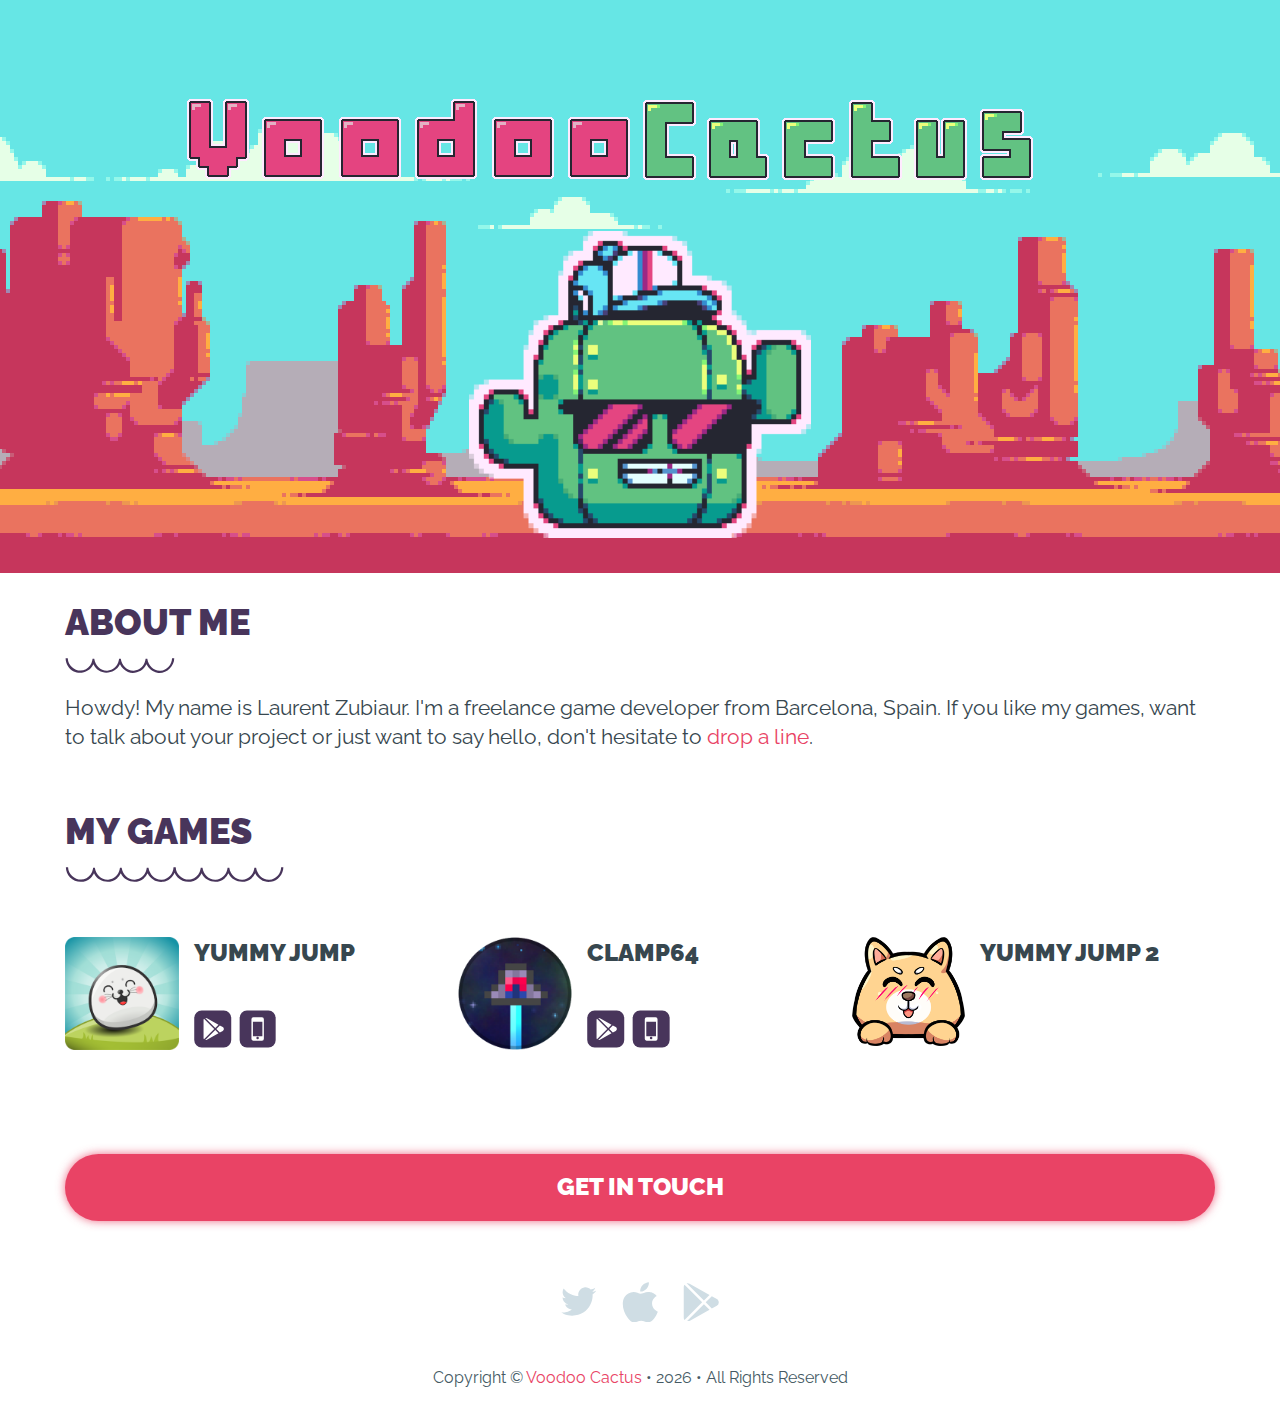
<file: index.html>
<!DOCTYPE html>
<html class="no-js" lang="en">
  <head>
    <meta charset="utf-8">
    <meta http-equiv="X-UA-Compatible" content="IE=edge">
    <meta name="viewport" content="width=device-width, initial-scale=1.0, maximum-scale=1">
    <meta class="foundation-mq">
    <meta name="google-site-verification" content="">
    <meta name="theme-color" content="#48355B">
    <title>Voodoo Cactus</title>
    <link rel="apple-touch-icon" sizes="57x57" href="assets/favicons/apple-icon-57x57.png">
    <link rel="apple-touch-icon" sizes="60x60" href="assets/favicons//apple-icon-60x60.png">
    <link rel="apple-touch-icon" sizes="72x72" href="assets/favicons/apple-icon-72x72.png">
    <link rel="apple-touch-icon" sizes="76x76" href="assets/favicons/apple-icon-76x76.png">
    <link rel="apple-touch-icon" sizes="114x114" href="assets/favicons/apple-icon-114x114.png">
    <link rel="apple-touch-icon" sizes="120x120" href="assets/favicons/apple-icon-120x120.png">
    <link rel="apple-touch-icon" sizes="144x144" href="assets/favicons/apple-icon-144x144.png">
    <link rel="apple-touch-icon" sizes="152x152" href="assets/favicons/apple-icon-152x152.png">
    <link rel="apple-touch-icon" sizes="180x180" href="assets/favicons/apple-icon-180x180.png">
    <link rel="icon" type="image/png" sizes="192x192" href="assets/favicons/android-icon-192x192.png">
    <link rel="icon" type="image/png" sizes="32x32" href="assets/favicons/favicon-32x32.png">
    <link rel="icon" type="image/png" sizes="96x96" href="assets/favicons/favicon-96x96.png">
    <link rel="icon" type="image/png" sizes="16x16" href="assets/favicons/favicon-16x16.png">
    <link rel="manifest" href="assets/favicons/manifest.json">
    <meta name="msapplication-TileColor" content="#48355B">
    <meta name="msapplication-TileImage" content="assets/favicons/ms-icon-144x144.png">
    <link rel="stylesheet" href="assets/stylesheets/style.css">
    <link rel="stylesheet" href="assets/stylesheets/custom.css">
  </head>
  <body class="animate-in">
    <header class="purple" id="main-header">
      <!-- <section class="bg">
        <div class="row">
          <div class="small-16 columns">
            <div class="stars"><img class="animated infinite flash" src="./assets/images/illustrations/stars-home.svg" alt=""></div>
          </div>
        </div>
      </section> -->
      <section class="identity">
        <div class="row">
          <div class="small-16 columns"><img class="center-image" src="./assets/images/logos/logo.png" alt="placeholder logo">
            <p class="tagline"></p>
          </div>
        </div>
        <div class="row">
          <div class="small-16 columns"><img class="rocket center-image animated bounceInUp" height="342" width="342" src="./assets/images/illustrations/Logo_short.png" alt="rocket"></div>
        </div>
      </section>
    </header>
    <section id="about">
      <div class="row">
        <header class="small-16 columns">
          <h2 class="uppercase">About Me</h2><img class="wave" src="assets/images/illustrations/graphic-small.svg" alt="separator">
          <p>Howdy! My name is Laurent Zubiaur. I'm a freelance game developer from Barcelona, Spain. If you like my games, want to talk about your project or just want to say hello, don't hesitate to <a href="mailto:zubiaur.laurent@gmail.com?Subject=Hello">drop a line</a>.</p>
        </header>
      </div>
    </section>
    <section id="apps">
      <div class="row">
        <header class="small-16 columns">
          <h2 class="uppercase">My Games</h2><img class="wave" src="assets/images/illustrations/graphic.svg" alt="separator">
        </header>
        <div class="small-16 columns">
          <div class="apps-listing">
            <div class="row small-up-1 medium-up-2 large-up-3" data-equalizer="column-height" data-equalize-on="medium">
              <!-- APP-->
              <div class="column column-block" data-equalizer-watch="column-height">
                <div class="row collapse">
                  <div class="small-5 columns"><a href="yummyjump.html"><img class="app-icon" src="assets/images/placeholders/yummyjump-icon.png" alt="placeholder-icon"></a></div>
                  <div class="small-11 columns"><a href="yummyjump.html">
                      <h3 class="title uppercase">Yummy Jump</h3></a>
                    <ul>
                      <li><a href="https://play.google.com/store/apps/details?id=com.voodoocactus.games"><img src="assets/images/icons/button-google-playstore-icon.svg" alt="google play button"></a></li>
                      <li><a href="https://itunes.apple.com/app/yummy-jump/id925761778"><img src="assets/images/icons/button-appstore-icon.svg" alt="google play button"></a></li>
                    </ul>
                  </div>
                </div>
              </div>
              <!-- APP-->
              <div class="column column-block" data-equalizer-watch="column-height">
                <div class="row collapse">
                  <div class="small-5 columns"><a href="clamp.html"><img class="app-icon" src="assets/images/placeholders/clamp.png" alt="placeholder-icon"></a></div>
                  <div class="small-11 columns"><a href="clamp.html">
                      <h3 class="title uppercase">Clamp64</h3></a>
                    <ul>
                      <li><a href="#"><img src="assets/images/icons/button-google-playstore-icon.svg" alt="google play button"></a></li>
                      <li><a href="#"><img src="assets/images/icons/button-appstore-icon.svg" alt="appstore button"></a></li>
                    </ul>
                  </div>
                </div>
              </div>
              <!-- APP-->
              <div class="column column-block" data-equalizer-watch="column-height">
                <div class="row collapse">
                  <div class="small-5 columns"><a href="yummyjump2.html"><img class="app-icon" src="assets/images/placeholders/yummyjump2-icon.png" alt="placeholder-icon"></a></div>
                  <div class="small-11 columns"><a href="yummyjump2.html">
                      <h3 class="title uppercase">Yummy Jump 2</h3></a>
                  </div>
                </div>
              </div>
<!--
              <div class="column column-block" data-equalizer-watch="column-height">
                <div class="row collapse">
                  <div class="small-5 columns"><a href="my-awesome-app-4.html"><img class="app-icon" src="assets/images/placeholders/sample-icon-4.svg" alt="placeholder-icon"></a></div>
                  <div class="small-11 columns"><a href="my-awesome-app-4.html">
                      <h3 class="title uppercase">Good Sound</h3></a>
                    <ul>
                      <li><a href="#"><img src="assets/images/icons/button-google-playstore-icon.svg" alt="google play button"></a></li>
                      <li><a href="#"><img src="assets/images/icons/button-appstore-icon.svg" alt="appstore button"></a></li>
                      <li><a href="#"><img src="assets/images/icons/button-windows-store-icon.svg" alt="windows store button"></a></li>
                    </ul>
                  </div>
                </div>
              </div>
              <div class="column column-block" data-equalizer-watch="column-height">
                <div class="row collapse">
                  <div class="small-5 columns"><a href="my-awesome-app-5.html"><img class="app-icon" src="assets/images/placeholders/sample-icon-5.svg" alt="placeholder-icon"></a></div>
                  <div class="small-11 columns"><a href="my-awesome-app-5.html">
                      <h3 class="title uppercase">Running out of names</h3></a>
                    <ul>
                      <li><a href="#"><img src="assets/images/icons/button-google-playstore-icon.svg" alt="google play button"></a></li>
                    </ul>
                  </div>
                </div>
              </div>
              <div class="column column-block" data-equalizer-watch="column-height">
                <div class="row collapse">
                  <div class="small-5 columns"><a href="my-awesome-app-6.html"><img class="app-icon" src="assets/images/placeholders/sample-icon-6.svg" alt="placeholder-icon"></a></div>
                  <div class="small-11 columns"><a href="my-awesome-app-6.html">
                      <h3 class="title uppercase">This one has a very long name</h3></a>
                    <ul>
                      <li><a href="#"><img src="assets/images/icons/button-google-playstore-icon.svg" alt="google play button"></a></li>
                      <li><a href="#"><img src="assets/images/icons/button-appstore-icon.svg" alt="appstore button"></a></li>
                    </ul>
                  </div>
                </div>
              </div>
              <div class="column column-block" data-equalizer-watch="column-height">
                <div class="row collapse">
                  <div class="small-5 columns"><a href="my-awesome-app-7.html"><img class="app-icon" src="assets/images/placeholders/sample-icon-7.svg" alt="placeholder-icon"></a></div>
                  <div class="small-11 columns"><a href="my-awesome-app-7.html">
                      <h3 class="title uppercase">Unlock Pro</h3></a>
                    <ul>
                      <li><a href="#"><img src="assets/images/icons/button-appstore-icon.svg" alt="appstore button"></a></li>
                    </ul>
                  </div>
                </div>
              </div>
              <div class="column column-block" data-equalizer-watch="column-height">
                <div class="row collapse">
                  <div class="small-5 columns"><a href="my-awesome-app-8.html"><img class="app-icon" src="assets/images/placeholders/sample-icon-8.svg" alt="placeholder-icon"></a></div>
                  <div class="small-11 columns"><a href="my-awesome-app-8.html">
                      <h3 class="title uppercase">Crash!</h3></a>
                    <ul>
                      <li><a href="#"><img src="assets/images/icons/button-windows-store-icon.svg" alt="windows store button"></a></li>
                    </ul>
                  </div>
                </div>
              </div>
              <div class="column column-block" data-equalizer-watch="column-height">
                <div class="row collapse">
                  <div class="small-5 columns"><a href="my-awesome-app-9.html"><img class="app-icon" src="assets/images/placeholders/sample-icon-9.svg" alt="placeholder-icon"></a></div>
                  <div class="small-11 columns"><a href="my-awesome-app-9.html">
                      <h3 class="title uppercase">Yet Another?</h3></a>
                    <ul>
                      <li><a href="#"><img src="assets/images/icons/button-google-playstore-icon.svg" alt="google play button"></a></li>
                    </ul>
                  </div>
                </div>
              </div>
-->
            </div>
          </div>
        </div>
      </div>
    </section>
    <div id="contact">
      <div class="row">
        <div class="small-16 columns"><a class="button expanded rounded uppercase" href="mailto:zubiaur.laurent@gmail.com?Subject=Hello">Get in Touch</a></div>
      </div>
      <div class="row">
        <div class="small-16 columns">
          <ul class="social center-list">
            <!-- twitter-->
            <li><a href="https://twitter.com/laurentzubiaur">
                <svg viewbox="0 0 37 30" width="35.992" xmlns="http://www.w3.org/2000/svg" fill-rule="evenodd" clip-rule="evenodd" stroke-linejoin="round" stroke-miterlimit="1.414">
                  <path d="M24.674.302c2.86-.051 4.382.991 5.836 2.317 1.235-.106 2.839-.796 3.783-1.276l.919-.502c-.54 1.458-1.271 2.6-2.396 3.466-.249.193-.497.452-.81.575V4.9c1.602-.017 2.923-.74 4.179-1.132v.018c-.659 1.049-1.552 2.112-2.504 2.874l-1.153.916c.021 1.697-.025 3.316-.342 4.741-1.844 8.289-6.73 13.916-14.466 16.326-2.777.866-7.266 1.221-10.448.431-1.578-.391-3.004-.833-4.342-1.419a17.163 17.163 0 0 1-2.089-1.077l-.648-.395c.717.021 1.557.219 2.359.09.726-.118 1.438-.087 2.108-.234 1.67-.366 3.153-.851 4.431-1.598.62-.363 1.56-.789 2-1.311-.829.014-1.581-.178-2.198-.396-2.389-.843-3.779-2.394-4.683-4.723.724.079 2.808.268 3.296-.144-.911-.05-1.787-.578-2.414-.97-1.921-1.202-3.488-3.219-3.477-6.322l.757.359c.482.204.973.313 1.549.432.244.05.73.193 1.009.089h-.036c-.372-.432-.977-.721-1.351-1.185-1.233-1.532-2.388-3.891-1.657-6.7.185-.712.479-1.341.792-1.921l.036.018c.144.301.464.521.667.773.63.78 1.406 1.481 2.198 2.101 2.696 2.109 5.125 3.404 9.025 4.364.989.243 2.133.429 3.314.431-.331-.967-.225-2.531.036-3.466.658-2.353 2.085-4.049 4.18-4.957A8.915 8.915 0 0 1 23.773.41l.901-.108" fill="#cfdde4"></path>
                </svg></a></li>
            <!-- facebook-->
            <!-- <li><a href="#">
                <svg viewbox="0 0 37 37" width="35.992" xmlns="http://www.w3.org/2000/svg" fill-rule="evenodd" clip-rule="evenodd" stroke-linejoin="round" stroke-miterlimit="1.414">
                  <path d="M15.466 7.853c-1.642 0-3.235.263-4.309.787-1.074.525-1.848 1.453-2.249 2.287-.4.834-.599 1.85-.599 3.543v1.608H5.617v4.215h2.692v14h5.754v-14h3.588l.994-4.215h-4.582v-1.512c0-1.024.185-1.716.557-2.077.372-.36 1.11-.576 1.967-.576.87 0 1.568.406 2.447.919l1.048-3.965c-1.614-.455-2.932-1.014-4.616-1.014m17.876 29.054H2.908c-1.531 0-2.772-1.127-2.772-2.659V3.681A2.773 2.773 0 0 1 2.908.907h30.434a2.773 2.773 0 0 1 2.772 2.774v30.567c0 1.532-1.241 2.659-2.772 2.659" fill="#cfdde4"></path>
                </svg></a></li> -->
            <!-- instagram-->
            <!-- <li><a href="#">
                <svg viewbox="0 0 37 37" width="35.992" xmlns="http://www.w3.org/2000/svg" fill-rule="evenodd" clip-rule="evenodd" stroke-linejoin="round" stroke-miterlimit="1.414">
                  <path d="M32.008 15.982h-3.317c.256.932.393 1.913.393 2.925 0 6.088-4.935 11.023-11.023 11.023S7.038 24.995 7.038 18.907c0-1.012.137-1.993.393-2.925H4.114v15.072a1.8 1.8 0 0 0 1.799 1.8h24.296a1.8 1.8 0 0 0 1.799-1.8V15.982zm0-9.223a1.8 1.8 0 0 0-1.799-1.799h-3.6a1.8 1.8 0 0 0-1.799 1.799v3.6a1.8 1.8 0 0 0 1.799 1.799h3.6a1.8 1.8 0 0 0 1.799-1.799v-3.6zm-13.947 5.174a6.97 6.97 0 0 0-6.325 4.049h-.006l-.03.078a6.353 6.353 0 0 0-.181.452c-.027.072-.056.144-.081.218a7.455 7.455 0 0 0-.134.477c-.018.076-.041.149-.057.226-.037.17-.062.343-.086.517-.01.071-.025.139-.033.211a6.973 6.973 0 0 0 6.933 7.719 6.973 6.973 0 0 0 6.933-7.719c-.008-.072-.023-.14-.033-.211a6.795 6.795 0 0 0-.086-.517c-.016-.077-.039-.15-.057-.226a7.455 7.455 0 0 0-.134-.477c-.025-.074-.054-.146-.081-.218a6.345 6.345 0 0 0-.18-.452c-.012-.026-.02-.052-.031-.078h-.006a6.97 6.97 0 0 0-6.325-4.049m13.497 24.97H4.564a4.499 4.499 0 0 1-4.499-4.499V5.41A4.499 4.499 0 0 1 4.564.911h26.994a4.499 4.499 0 0 1 4.499 4.499v26.994a4.499 4.499 0 0 1-4.499 4.499" fill="#cfdde4"></path>
                </svg></a></li> -->
            <!-- pinterest-->
            <!-- <li><a href="#">
                <svg viewbox="0 0 37 37" width="36" xmlns="http://www.w3.org/2000/svg" fill-rule="evenodd" clip-rule="evenodd" stroke-linejoin="round" stroke-miterlimit="1.414">
                  <path d="M18.008.907c-9.941 0-18 8.059-18 18 0 7.409 4.478 13.772 10.873 16.535-.046-1.254-.001-2.751.317-4.107.349-1.465 2.327-9.844 2.327-9.844s-.579-1.155-.579-2.86c0-2.674 1.554-4.676 3.484-4.676 1.644 0 2.438 1.237 2.438 2.715 0 1.651-1.054 4.121-1.597 6.408-.451 1.916.965 3.481 2.854 3.481 3.42 0 5.724-4.396 5.724-9.607 0-3.957-2.663-6.922-7.515-6.922-5.478 0-8.895 4.087-8.895 8.653 0 1.573.465 2.685 1.194 3.543.333.394.379.554.257 1.008-.088.331-.283 1.131-.366 1.45-.12.458-.493.618-.905.45-2.523-1.029-3.701-3.793-3.701-6.9 0-5.132 4.329-11.286 12.912-11.286 6.899 0 11.437 4.992 11.437 10.347 0 7.091-3.94 12.383-9.747 12.383-1.951 0-3.787-1.055-4.412-2.25 0 0-1.052 4.158-1.272 4.964-.379 1.373-1.109 2.744-1.786 3.824 1.573.449 3.236.691 4.958.691 9.94 0 18-8.06 18-18 0-9.941-8.06-18-18-18" fill="#cfdde4" fill-rule="nonzero"></path>
                </svg></a></li> -->
            <!-- dribbble-->
            <!-- <li><a href="#">
                <svg viewbox="0 0 37 37" width="36" xmlns="http://www.w3.org/2000/svg" fill-rule="evenodd" clip-rule="evenodd" stroke-linejoin="round" stroke-miterlimit="1.414">
                  <path d="M27.548 31.657c-.156-.929-.975-5.44-2.992-10.981 4.962-.794 9.262.568 9.58.671a15.379 15.379 0 0 1-6.588 10.31m-8.589 2.622a15.308 15.308 0 0 1-9.793-3.523c.203.164.344.27.344.27s2.947-6.428 12.064-9.603c.034-.013.068-.023.102-.033 2.163 5.621 3.056 10.328 3.283 11.672a15.313 15.313 0 0 1-6 1.217M3.587 18.905c0-.163.006-.324.012-.484.271.005 7.867.177 15.781-2.191.441.862.862 1.738 1.248 2.613-.204.057-.405.118-.606.183-8.296 2.681-12.503 10.146-12.503 10.146s.005.004.005.007a15.32 15.32 0 0 1-3.937-10.274m8.812-13.902c.205.275 3.048 4.129 5.708 8.858-7.38 1.961-13.786 1.884-14.192 1.877a15.398 15.398 0 0 1 8.484-10.735m2.877-1.022l-.002.003-.047.01c.016-.004.033-.007.049-.013M29.111 7.37c-.038.06-2.227 3.392-8.03 5.566-2.627-4.828-5.514-8.663-5.746-8.968a15.4 15.4 0 0 1 3.624-.434A15.31 15.31 0 0 1 29.111 7.37m5.214 11.383c-.222-.048-5.424-1.167-10.707-.503a47.247 47.247 0 0 0-1.353-3.024c6.071-2.477 8.536-6.041 8.565-6.084a15.3 15.3 0 0 1 3.495 9.611m2.266-3.47a17.908 17.908 0 0 0-2.709-6.441 18.126 18.126 0 0 0-4.859-4.86 18.055 18.055 0 0 0-3.058-1.661A18.005 18.005 0 0 0 18.959.906a18.019 18.019 0 0 0-7.008 1.415A18.062 18.062 0 0 0 2.374 11.9a17.91 17.91 0 0 0-1.416 7.005c0 1.222.123 2.442.366 3.627a17.878 17.878 0 0 0 2.71 6.441 18.107 18.107 0 0 0 4.858 4.858 17.951 17.951 0 0 0 10.067 3.076 18.008 18.008 0 0 0 7.006-1.416 17.98 17.98 0 0 0 3.058-1.66 18.126 18.126 0 0 0 2.663-2.196 18.17 18.17 0 0 0 2.196-2.662 17.95 17.95 0 0 0 3.076-10.068c0-1.218-.123-2.438-.367-3.622" fill="#cfdde4"></path>
                </svg></a></li> -->
            <!-- youtube-->
            <!-- <li><a href="#">
                <svg viewbox="0 0 37 26" width="36" xmlns="http://www.w3.org/2000/svg" fill-rule="evenodd" clip-rule="evenodd" stroke-linejoin="round" stroke-miterlimit="1.414">
                  <path d="M16.581 18.643L16.51 7.3l7.894 5.721-7.823 5.622zM31.375.542L19.616.53 7.397.542C4.341.542.908 2.581.908 5.574v14.894c0 2.991 3.433 4.815 6.489 4.815h23.978c3.056 0 5.533-1.824 5.533-4.815V5.574c0-2.993-2.477-5.032-5.533-5.032" fill="#cfdde4" fill-rule="nonzero"></path>
                </svg></a></li> -->
            <!-- windows-->
            <!-- <li><a href="#">
                <svg viewbox="0 0 37 37" width="36" xmlns="http://www.w3.org/2000/svg" fill-rule="evenodd" clip-rule="evenodd" stroke-linejoin="round" stroke-miterlimit="1.414">
                  <path d="M17.369 3.729v14.185h19.49V.907l-19.49 2.822zm0 30.355l19.49 2.823V19.9h-19.49v14.184zM.859 17.914h14.524V4.017L.859 6.12v11.794zm0 13.779l14.524 2.103V19.9H.859v11.793z" fill="#cfdde4" fill-rule="nonzero"></path>
                </svg></a></li> -->
            <!-- apple-->
            <li><a href="https://itunes.apple.com/us/developer/laurent-zubiaur/id925761777">
                <svg viewbox="0 0 37 42" width="36" xmlns="http://www.w3.org/2000/svg" fill-rule="evenodd" clip-rule="evenodd" stroke-linejoin="round" stroke-miterlimit="1.414">
                  <path d="M18.751 9.815c-.334-2.366.917-4.824 2.346-6.368C22.694 1.707 25.386.414 27.61.331c.285 2.41-.758 4.829-2.301 6.571-1.545 1.738-4.077 3.093-6.558 2.913m12.125 12.383c.06 6.224 5.866 8.294 5.933 8.323-.052.142-.929 2.952-3.063 5.853-1.843 2.508-3.752 5.003-6.764 5.054-2.962.052-3.913-1.634-7.299-1.634-3.384 0-4.442 1.583-7.243 1.686-2.905.103-5.121-2.707-6.978-5.205-3.8-5.11-6.701-14.44-2.802-20.736 1.932-3.129 5.392-5.109 9.146-5.161 2.855-.047 5.551 1.792 7.294 1.792 1.747 0 5.023-2.211 8.466-1.887 1.44.056 5.487.541 8.084 4.076-.207.126-4.83 2.626-4.774 7.839" fill="#cfdde4"></path>
                </svg></a></li>
            <!-- google -->
            <li><a href="https://play.google.com/store/apps/dev?id=7240016677312552672">
                <svg viewbox="0 0 37 40" width="36" xmlns="http://www.w3.org/2000/svg" fill-rule="evenodd" clip-rule="evenodd" stroke-linejoin="round" stroke-miterlimit="1.414">
                  <g fill="#cfdde4" fill-rule="nonzero">
                    <path d="M6.731.835A3.86 3.86 0 0 0 3.745.319l17.763 17.763 5.757-5.757L6.731.835zM1.54 1.763a3.86 3.86 0 0 0-.78 2.323v31.641c0 .856.285 1.664.78 2.323l18.144-18.144L1.54 1.763zM34.779 16.529l-5.174-2.895-6.273 6.272 6.273 6.273 5.175-2.895a3.826 3.826 0 0 0 1.98-3.378c0-1.42-.74-2.682-1.981-3.377zM21.508 21.731L3.746 39.493c.291.068.587.105.884.105.732 0 1.462-.208 2.101-.62l20.534-11.49-5.757-5.757z"></path>
                  </g>
                </svg></a></li>
            <!-- skype-->
            <!-- <li><a href="#">
                <svg viewbox="0 0 37 37" width="36" xmlns="http://www.w3.org/2000/svg" fill-rule="evenodd" clip-rule="evenodd" stroke-linejoin="round" stroke-miterlimit="1.414">
                  <path d="M36.71 27.907a9 9 0 0 1-9 9 8.958 8.958 0 0 1-6.224-2.509 15.87 15.87 0 0 1-2.776.259c-8.699 0-15.75-7.052-15.75-15.75 0-.949.098-1.873.259-2.776A8.962 8.962 0 0 1 .71 9.907a9 9 0 0 1 9-9 8.96 8.96 0 0 1 6.224 2.509 15.774 15.774 0 0 1 2.776-.259c8.698 0 15.75 7.051 15.75 15.75 0 .949-.099 1.873-.259 2.775a8.967 8.967 0 0 1 2.509 6.225m-11.064-2.696c-.622.847-1.541 1.519-2.733 1.996-1.178.471-2.592.711-4.2.711-1.931 0-3.551-.327-4.814-.973a6.211 6.211 0 0 1-2.214-1.891c-.571-.792-.86-1.579-.86-2.34 0-.473.188-.884.56-1.22.368-.334.84-.503 1.403-.503.463 0 .862.132 1.185.395.309.254.574.628.788 1.11.239.527.498.969.772 1.318.265.337.643.619 1.128.84.487.222 1.145.335 1.953.335 1.111 0 2.022-.229 2.708-.68.67-.439.995-.968.995-1.615 0-.511-.17-.912-.519-1.228-.367-.329-.849-.584-1.435-.762a29.737 29.737 0 0 0-2.467-.589c-1.395-.286-2.58-.629-3.523-1.014-.965-.395-1.741-.943-2.31-1.627-.577-.697-.87-1.568-.87-2.595a4.1 4.1 0 0 1 .913-2.619c.601-.756 1.48-1.343 2.61-1.745 1.116-.397 2.443-.599 3.945-.599 1.2 0 2.256.135 3.137.398.887.265 1.633.624 2.221 1.066.591.445 1.031.92 1.308 1.415.277.498.419.995.419 1.476 0 .463-.185.883-.552 1.25-.367.368-.832.555-1.38.555-.497 0-.888-.118-1.158-.347-.252-.215-.513-.549-.802-1.029-.336-.613-.742-1.097-1.207-1.438-.452-.332-1.208-.498-2.245-.498-.963 0-1.747.186-2.329.554-.561.354-.834.759-.834 1.24 0 .295.088.542.269.753.191.227.461.422.801.587.353.171.718.307 1.082.403.373.101 1.001.248 1.861.44 1.087.225 2.088.477 2.972.749.895.277 1.668.616 2.3 1.012a4.472 4.472 0 0 1 1.515 1.541c.364.622.547 1.388.547 2.279a4.79 4.79 0 0 1-.94 2.889" fill="#cfdde4"></path>
                </svg></a></li> -->
          </ul>
        </div>
      </div>
    </div>
    <footer class="main-footer">
      <div class="row"></div>
      <div class="copyright">
        <div class="row">
          <div class="small-16 columns">
            <p class="text-center copy">Copyright &copy; <a href="#/">Voodoo Cactus</a> &bull; <span class="date"></span> &bull; All Rights Reserved</p>
          </div>
        </div>
      </div>
    </footer>
    <script src="assets/js/app-min.js"></script>
    <script src="assets/js/functions.js"></script>
    <script>
      // body fade in-out
      window.addEventListener("beforeunload", function () {
        document.body.classList.add("animate-out");
      });
    </script>
  </body>
</html>
</file>
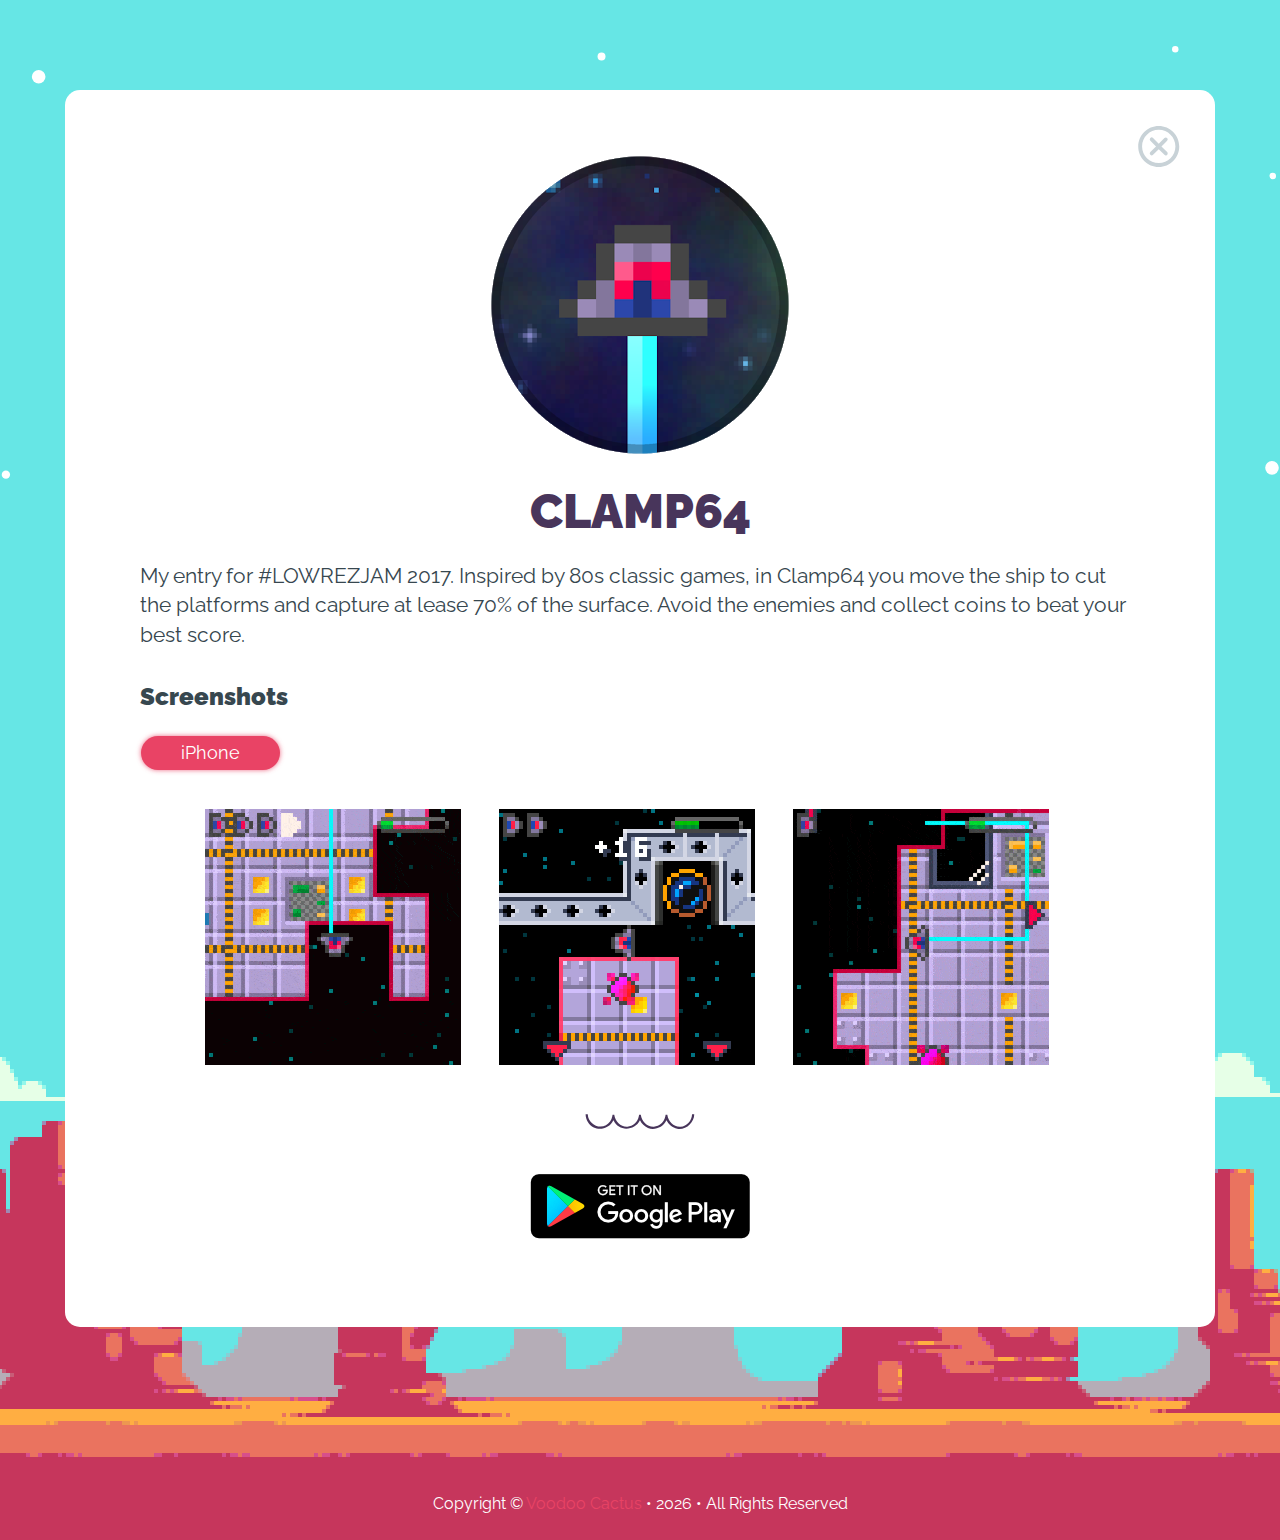
<file: clamp.html>
<!DOCTYPE html>
<html class="no-js" lang="en">
  <head>
    <meta charset="utf-8">
    <meta http-equiv="X-UA-Compatible" content="IE=edge">
    <meta name="viewport" content="width=device-width, initial-scale=1.0, maximum-scale=1">
    <meta class="foundation-mq">
    <meta name="google-site-verification" content="">
    <meta name="theme-color" content="#66e6e5">
    <title>App #1 | IndieAppDev!</title>
    <link rel="apple-touch-icon" sizes="57x57" href="assets/favicons/apple-icon-57x57.png">
    <link rel="apple-touch-icon" sizes="60x60" href="assets/favicons//apple-icon-60x60.png">
    <link rel="apple-touch-icon" sizes="72x72" href="assets/favicons/apple-icon-72x72.png">
    <link rel="apple-touch-icon" sizes="76x76" href="assets/favicons/apple-icon-76x76.png">
    <link rel="apple-touch-icon" sizes="114x114" href="assets/favicons/apple-icon-114x114.png">
    <link rel="apple-touch-icon" sizes="120x120" href="assets/favicons/apple-icon-120x120.png">
    <link rel="apple-touch-icon" sizes="144x144" href="assets/favicons/apple-icon-144x144.png">
    <link rel="apple-touch-icon" sizes="152x152" href="assets/favicons/apple-icon-152x152.png">
    <link rel="apple-touch-icon" sizes="180x180" href="assets/favicons/apple-icon-180x180.png">
    <link rel="icon" type="image/png" sizes="192x192" href="assets/favicons/android-icon-192x192.png">
    <link rel="icon" type="image/png" sizes="32x32" href="assets/favicons/favicon-32x32.png">
    <link rel="icon" type="image/png" sizes="96x96" href="assets/favicons/favicon-96x96.png">
    <link rel="icon" type="image/png" sizes="16x16" href="assets/favicons/favicon-16x16.png">
    <link rel="manifest" href="assets/favicons/manifest.json">
    <meta name="msapplication-TileColor" content="#66e6e5">
    <meta name="msapplication-TileImage" content="assets/favicons/ms-icon-144x144.png">
    <link rel="stylesheet" href="assets/stylesheets/style.css">
    <link rel="stylesheet" href="assets/stylesheets/custom.css">
  </head>
  <body class="animate-in">
    <div id="inner-page">
      <!-- Background Stars-->
      <div class="bg">
        <div class="stars"><img class="animated infinite flash" src="./assets/images/illustrations/stars-inner.svg" alt="stars background"></div>
      </div>
      <!-- Single App-->
      <div id="single-app">
        <div class="row">
          <div class="small-16 columns">
            <!-- Start App Card-->
            <article class="card"><a class="back-button" href="index.html#apps"><img src="assets/images/icons/icon-close.svg" alt="go back"></a>
              <header><img class="app-icon center-image" src="assets/images/placeholders/clamp.png" alt="placeholder-icon">
                <h1 class="text-center uppercase">Clamp64</h1>
              </header>
              <div>
                <p>My entry for #LOWREZJAM 2017. Inspired by 80s classic games, in Clamp64 you move the ship to cut the platforms and capture at lease 70% of the surface. Avoid the enemies and collect coins to beat your best score.</p>
                <h3>Screenshots</h3>
                <!-- Start Tabs-->
                <ul class="tabs" id="screenshot-tabs" data-tabs="">
                  <li class="tabs-title is-active"><a href="#iphone-tab">iPhone</a></li>
                </ul>
                <!-- Start Tabs Content-->
                <div class="row collapse">
                  <div class="small-16 columns">
                    <div class="tabs-content" data-tabs-content="screenshot-tabs">
                      <div class="tabs-panel is-active" id="iphone-tab">
                        <!-- Slider #1-->
                        <div class="iad-slider">
                          <div><img src="assets/images/placeholders/screenshots/clamp01.gif" alt="sample screenshot phone"></div>
                          <div><img src="assets/images/placeholders/screenshots/clamp02.png" alt="sample screenshot phone"></div>
                          <div><img src="assets/images/placeholders/screenshots/clamp03.gif" alt="sample screenshot phone"></div>
                        </div>
                      </div>
<!--
                      <div class="tabs-panel" id="ipad-tab">
                        <div class="iad-slider">
                          <div><img src="assets/images/placeholders/screenshots/tablet-1.png" alt="sample screenshot phone"></div>
                          <div><img src="assets/images/placeholders/screenshots/tablet-2.png" alt="sample screenshot phone"></div>
                          <div><img src="assets/images/placeholders/screenshots/tablet-1.png" alt="sample screenshot phone"></div>
                          <div><img src="assets/images/placeholders/screenshots/tablet-2.png" alt="sample screenshot phone"></div>
                          <div><img src="assets/images/placeholders/screenshots/tablet-1.png" alt="sample screenshot phone"></div>
                          <div><img src="assets/images/placeholders/screenshots/tablet-2.png" alt="sample screenshot phone"></div>
                          <div><img src="assets/images/placeholders/screenshots/tablet-1.png" alt="sample screenshot phone"></div>
                          <div><img src="assets/images/placeholders/screenshots/tablet-2.png" alt="sample screenshot phone"></div>
                          <div><img src="assets/images/placeholders/screenshots/tablet-1.png" alt="sample screenshot phone"></div>
                          <div><img src="assets/images/placeholders/screenshots/tablet-2.png" alt="sample screenshot phone"></div>
                        </div>
                      </div>
                      <div class="tabs-panel" id="android-tab">
                        <div class="iad-slider">
                          <div><img src="assets/images/placeholders/screenshots/phone-1.png" alt="sample screenshot phone"></div>
                          <div><img src="assets/images/placeholders/screenshots/phone-2.png" alt="sample screenshot phone"></div>
                          <div><img src="assets/images/placeholders/screenshots/phone-3.png" alt="sample screenshot phone"></div>
                          <div><img src="assets/images/placeholders/screenshots/phone-1.png" alt="sample screenshot phone"></div>
                          <div><img src="assets/images/placeholders/screenshots/phone-2.png" alt="sample screenshot phone"></div>
                          <div><img src="assets/images/placeholders/screenshots/phone-3.png" alt="sample screenshot phone"></div>
                          <div><img src="assets/images/placeholders/screenshots/phone-1.png" alt="sample screenshot phone"></div>
                          <div><img src="assets/images/placeholders/screenshots/phone-2.png" alt="sample screenshot phone"></div>
                          <div><img src="assets/images/placeholders/screenshots/phone-3.png" alt="sample screenshot phone"></div>
                          <div><img src="assets/images/placeholders/screenshots/phone-2.png" alt="sample screenshot phone"></div>
                        </div>
                      </div>
-->
                    </div>
                  </div>
                </div>
              </div>
              <footer>
                <div class="row">
                  <div class="small-16 columns"><img class="wave center-image" src="assets/images/illustrations/graphic-small.svg" alt="separator"></div>
                  <div class="small-16 columns">
                    <ul class="store-badges center-list">
                      <li><a href="https://play.google.com/store/apps/details?id=com.voodoocactus.games.clamp"><img src="assets/images/store-logos/store-icon-googleplay.png" alt="play store badge"></a></li>
                    </ul>
                  </div>
                </div>
              </footer>
            </article>
          </div>
        </div>
      </div>
    </div>
    <footer class="showcase-footer">
      <div class="row"></div>
      <div class="copyright">
        <div class="row">
          <div class="small-16 columns">
            <p class="text-center copy">Copyright &copy; <a href="#/">Voodoo Cactus </a> &bull; <span class="date"></span> &bull; All Rights Reserved</p>
          </div>
        </div>
      </div>
    </footer>
    <script src="assets/js/app-min.js"></script>
    <script src="assets/js/functions.js"></script>
    <script>
      // body fade in-out
      window.addEventListener("beforeunload", function () {
        document.body.classList.add("animate-out");
      });
    </script>
  </body>
</html>
</file>
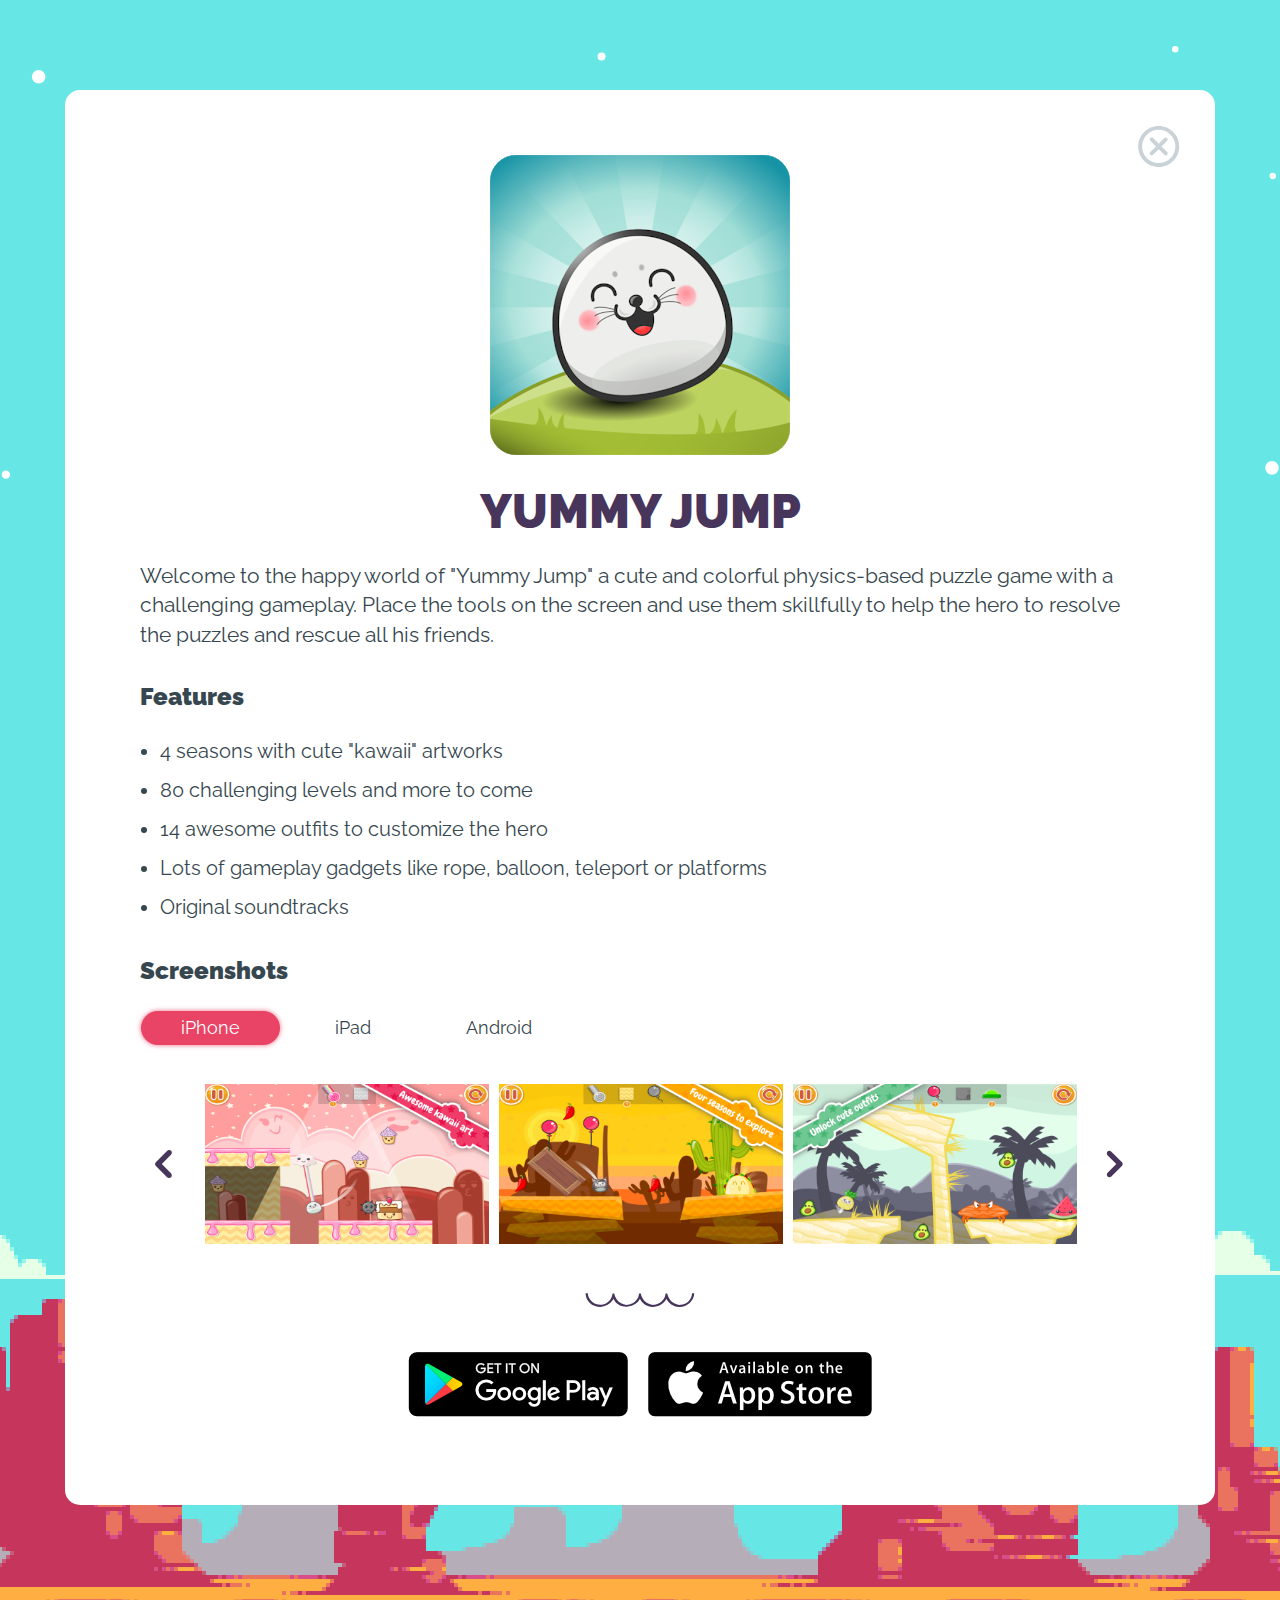
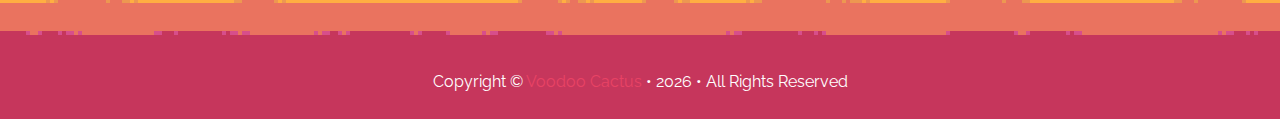
<file: yummyjump.html>
<!DOCTYPE html>
<html class="no-js" lang="en">
  <head>
    <meta charset="utf-8">
    <meta http-equiv="X-UA-Compatible" content="IE=edge">
    <meta name="viewport" content="width=device-width, initial-scale=1.0, maximum-scale=1">
    <meta class="foundation-mq">
    <meta name="google-site-verification" content="">
    <meta name="theme-color" content="#66e6e5">
    <title>App #1 | IndieAppDev!</title>
    <link rel="apple-touch-icon" sizes="57x57" href="assets/favicons/apple-icon-57x57.png">
    <link rel="apple-touch-icon" sizes="60x60" href="assets/favicons//apple-icon-60x60.png">
    <link rel="apple-touch-icon" sizes="72x72" href="assets/favicons/apple-icon-72x72.png">
    <link rel="apple-touch-icon" sizes="76x76" href="assets/favicons/apple-icon-76x76.png">
    <link rel="apple-touch-icon" sizes="114x114" href="assets/favicons/apple-icon-114x114.png">
    <link rel="apple-touch-icon" sizes="120x120" href="assets/favicons/apple-icon-120x120.png">
    <link rel="apple-touch-icon" sizes="144x144" href="assets/favicons/apple-icon-144x144.png">
    <link rel="apple-touch-icon" sizes="152x152" href="assets/favicons/apple-icon-152x152.png">
    <link rel="apple-touch-icon" sizes="180x180" href="assets/favicons/apple-icon-180x180.png">
    <link rel="icon" type="image/png" sizes="192x192" href="assets/favicons/android-icon-192x192.png">
    <link rel="icon" type="image/png" sizes="32x32" href="assets/favicons/favicon-32x32.png">
    <link rel="icon" type="image/png" sizes="96x96" href="assets/favicons/favicon-96x96.png">
    <link rel="icon" type="image/png" sizes="16x16" href="assets/favicons/favicon-16x16.png">
    <link rel="manifest" href="assets/favicons/manifest.json">
    <meta name="msapplication-TileColor" content="#66e6e5">
    <meta name="msapplication-TileImage" content="assets/favicons/ms-icon-144x144.png">
    <link rel="stylesheet" href="assets/stylesheets/style.css">
    <link rel="stylesheet" href="assets/stylesheets/custom.css">
  </head>
  <body class="animate-in">
    <div id="inner-page">
      <!-- Background Stars-->
      <div class="bg">
        <div class="stars"><img class="animated infinite flash" src="./assets/images/illustrations/stars-inner.svg" alt="stars background"></div>
      </div>
      <!-- Single App-->
      <div id="single-app">
        <div class="row">
          <div class="small-16 columns">
            <!-- Start App Card-->
            <article class="card"><a class="back-button" href="index.html#apps"><img src="assets/images/icons/icon-close.svg" alt="go back"></a>
              <header><img class="app-icon center-image" src="assets/images/placeholders/yummyjump-icon.png" alt="placeholder-icon">
                <h1 class="text-center uppercase">Yummy Jump</h1>
              </header>
              <div>
                <p>Welcome to the happy world of "Yummy Jump" a cute and colorful physics-based puzzle game with a challenging gameplay. Place the tools on the screen and use them skillfully to help the hero to resolve the puzzles and rescue all his friends.</p>
                <h3>Features</h3>
                <ul>
                    <li>4 seasons with cute "kawaii" artworks</li>
                    <li>80 challenging levels and more to come</li>
                    <li>14 awesome outfits to customize the hero</li>
                    <li>Lots of gameplay gadgets like rope, balloon, teleport or platforms</li>
                    <li>Original soundtracks</li>
                </ul>
                <h3>Screenshots</h3>
                <!-- Start Tabs-->
                <ul class="tabs" id="screenshot-tabs" data-tabs="">
                  <li class="tabs-title is-active"><a href="#iphone-tab">iPhone</a></li>
                  <li class="tabs-title"><a data-tabs-target="ipad-tab" href="#ipad-tab">iPad</a></li>
                  <li class="tabs-title"><a data-tabs-target="android-tab" href="#android-tab">Android</a></li>
                </ul>
                <!-- Start Tabs Content-->
                <div class="row collapse">
                  <div class="small-16 columns">
                    <div class="tabs-content" data-tabs-content="screenshot-tabs">
                      <div class="tabs-panel is-active" id="iphone-tab">
                        <!-- Slider #1-->
                        <div class="iad-slider">
                          <div><img src="assets/images/placeholders/screenshots/yummyjump01.png" alt="sample screenshot phone"></div>
                          <div><img src="assets/images/placeholders/screenshots/yummyjump02.png" alt="sample screenshot phone"></div>
                          <div><img src="assets/images/placeholders/screenshots/yummyjump03.png" alt="sample screenshot phone"></div>
                          <div><img src="assets/images/placeholders/screenshots/yummyjump04.png" alt="sample screenshot phone"></div>
                        </div>
                      </div>
<!--
                      <div class="tabs-panel" id="ipad-tab">
                        <div class="iad-slider">
                          <div><img src="assets/images/placeholders/screenshots/tablet-1.png" alt="sample screenshot phone"></div>
                          <div><img src="assets/images/placeholders/screenshots/tablet-2.png" alt="sample screenshot phone"></div>
                          <div><img src="assets/images/placeholders/screenshots/tablet-1.png" alt="sample screenshot phone"></div>
                          <div><img src="assets/images/placeholders/screenshots/tablet-2.png" alt="sample screenshot phone"></div>
                          <div><img src="assets/images/placeholders/screenshots/tablet-1.png" alt="sample screenshot phone"></div>
                          <div><img src="assets/images/placeholders/screenshots/tablet-2.png" alt="sample screenshot phone"></div>
                          <div><img src="assets/images/placeholders/screenshots/tablet-1.png" alt="sample screenshot phone"></div>
                          <div><img src="assets/images/placeholders/screenshots/tablet-2.png" alt="sample screenshot phone"></div>
                          <div><img src="assets/images/placeholders/screenshots/tablet-1.png" alt="sample screenshot phone"></div>
                          <div><img src="assets/images/placeholders/screenshots/tablet-2.png" alt="sample screenshot phone"></div>
                        </div>
                      </div>
                      <div class="tabs-panel" id="android-tab">
                        <div class="iad-slider">
                          <div><img src="assets/images/placeholders/screenshots/phone-1.png" alt="sample screenshot phone"></div>
                          <div><img src="assets/images/placeholders/screenshots/phone-2.png" alt="sample screenshot phone"></div>
                          <div><img src="assets/images/placeholders/screenshots/phone-3.png" alt="sample screenshot phone"></div>
                          <div><img src="assets/images/placeholders/screenshots/phone-1.png" alt="sample screenshot phone"></div>
                          <div><img src="assets/images/placeholders/screenshots/phone-2.png" alt="sample screenshot phone"></div>
                          <div><img src="assets/images/placeholders/screenshots/phone-3.png" alt="sample screenshot phone"></div>
                          <div><img src="assets/images/placeholders/screenshots/phone-1.png" alt="sample screenshot phone"></div>
                          <div><img src="assets/images/placeholders/screenshots/phone-2.png" alt="sample screenshot phone"></div>
                          <div><img src="assets/images/placeholders/screenshots/phone-3.png" alt="sample screenshot phone"></div>
                          <div><img src="assets/images/placeholders/screenshots/phone-2.png" alt="sample screenshot phone"></div>
                        </div>
                      </div>
-->
                    </div>
                  </div>
                </div>
              </div>
              <footer>
                <div class="row">
                  <div class="small-16 columns"><img class="wave center-image" src="assets/images/illustrations/graphic-small.svg" alt="separator"></div>
                  <div class="small-16 columns">
                    <ul class="store-badges center-list">
                      <li><a href="https://play.google.com/store/apps/details?id=com.voodoocactus.games"><img src="assets/images/store-logos/store-icon-googleplay.png" alt="play store badge"></a></li>
                      <li><a href="https://itunes.apple.com/app/yummy-jump/id925761778"><img src="assets/images/store-logos/store-icon-appstore.png" alt="appstore store badge"></a></li>
                    </ul>
                  </div>
                </div>
              </footer>
            </article>
          </div>
        </div>
      </div>
    </div>
    <footer class="showcase-footer">
      <div class="row"></div>
      <div class="copyright">
        <div class="row">
          <div class="small-16 columns">
            <p class="text-center copy">Copyright &copy; <a href="#/">Voodoo Cactus </a> &bull; <span class="date"></span> &bull; All Rights Reserved</p>
          </div>
        </div>
      </div>
    </footer>
    <script src="assets/js/app-min.js"></script>
    <script src="assets/js/functions.js"></script>
    <script>
      // body fade in-out
      window.addEventListener("beforeunload", function () {
        document.body.classList.add("animate-out");
      });
    </script>
  </body>
</html>
</file>
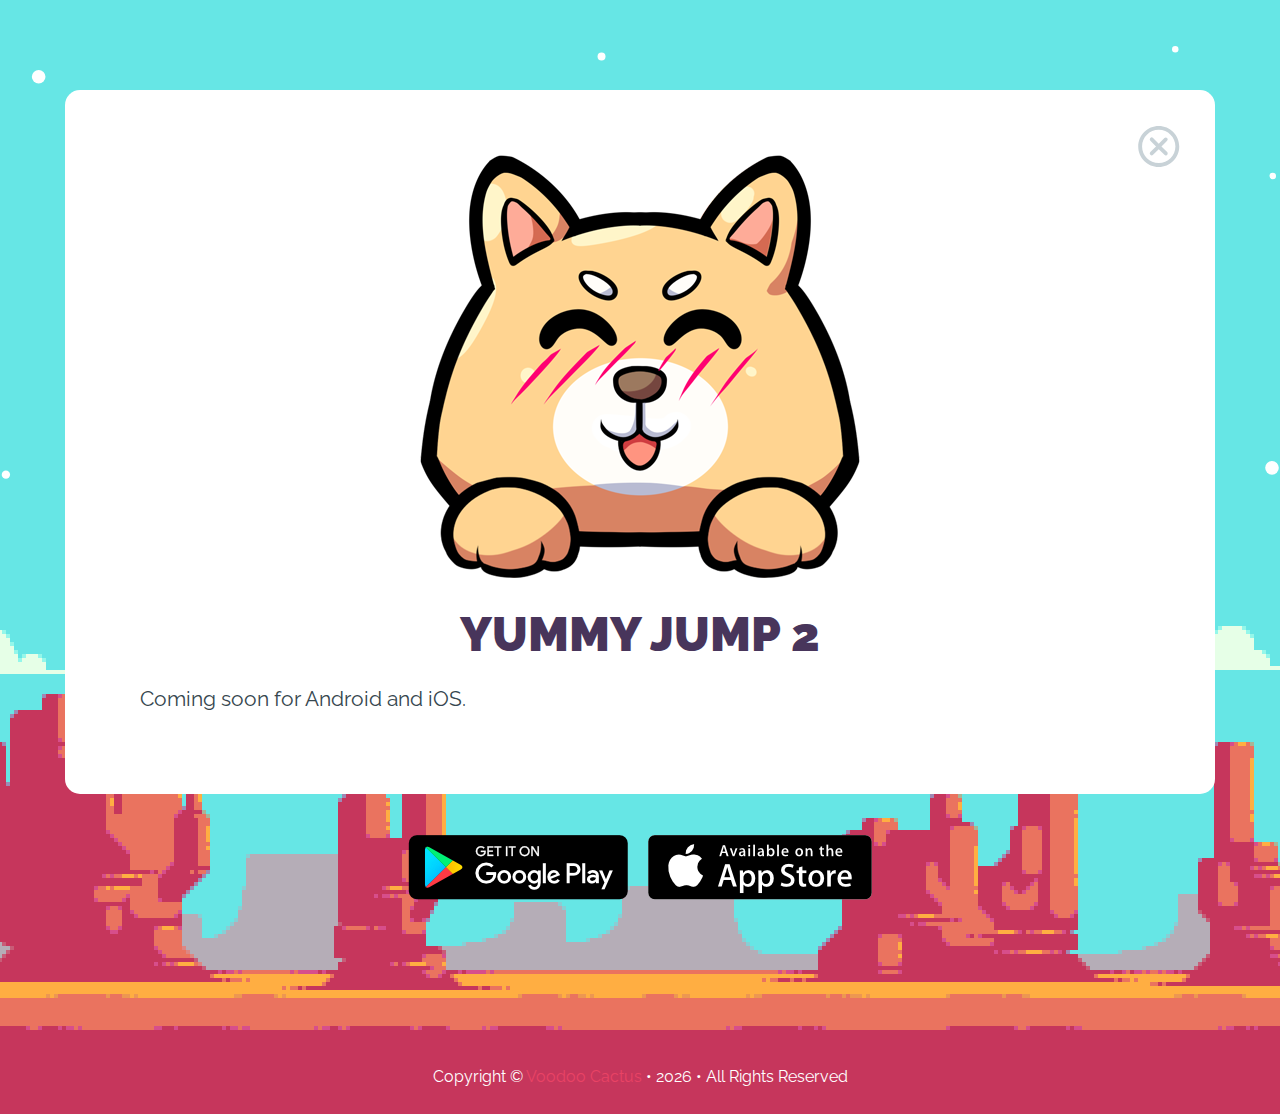
<file: yummyjump2.html>
<!DOCTYPE html>
<html class="no-js" lang="en">
  <head>
    <meta charset="utf-8">
    <meta http-equiv="X-UA-Compatible" content="IE=edge">
    <meta name="viewport" content="width=device-width, initial-scale=1.0, maximum-scale=1">
    <meta class="foundation-mq">
    <meta name="google-site-verification" content="">
    <meta name="theme-color" content="#66e6e5">
    <title>App #1 | IndieAppDev!</title>
    <link rel="apple-touch-icon" sizes="57x57" href="assets/favicons/apple-icon-57x57.png">
    <link rel="apple-touch-icon" sizes="60x60" href="assets/favicons//apple-icon-60x60.png">
    <link rel="apple-touch-icon" sizes="72x72" href="assets/favicons/apple-icon-72x72.png">
    <link rel="apple-touch-icon" sizes="76x76" href="assets/favicons/apple-icon-76x76.png">
    <link rel="apple-touch-icon" sizes="114x114" href="assets/favicons/apple-icon-114x114.png">
    <link rel="apple-touch-icon" sizes="120x120" href="assets/favicons/apple-icon-120x120.png">
    <link rel="apple-touch-icon" sizes="144x144" href="assets/favicons/apple-icon-144x144.png">
    <link rel="apple-touch-icon" sizes="152x152" href="assets/favicons/apple-icon-152x152.png">
    <link rel="apple-touch-icon" sizes="180x180" href="assets/favicons/apple-icon-180x180.png">
    <link rel="icon" type="image/png" sizes="192x192" href="assets/favicons/android-icon-192x192.png">
    <link rel="icon" type="image/png" sizes="32x32" href="assets/favicons/favicon-32x32.png">
    <link rel="icon" type="image/png" sizes="96x96" href="assets/favicons/favicon-96x96.png">
    <link rel="icon" type="image/png" sizes="16x16" href="assets/favicons/favicon-16x16.png">
    <link rel="manifest" href="assets/favicons/manifest.json">
    <meta name="msapplication-TileColor" content="#66e6e5">
    <meta name="msapplication-TileImage" content="assets/favicons/ms-icon-144x144.png">
    <link rel="stylesheet" href="assets/stylesheets/style.css">
    <link rel="stylesheet" href="assets/stylesheets/custom.css">
  </head>
  <body class="animate-in">
    <div id="inner-page">
      <!-- Background Stars-->
      <div class="bg">
        <div class="stars"><img class="animated infinite flash" src="./assets/images/illustrations/stars-inner.svg" alt="stars background"></div>
      </div>
      <!-- Single App-->
      <div id="single-app">
        <div class="row">
          <div class="small-16 columns">
            <!-- Start App Card-->
            <article class="card"><a class="back-button" href="index.html#apps"><img src="assets/images/icons/icon-close.svg" alt="go back"></a>
              <header><img class="app-icon center-image" src="assets/images/placeholders/yummyjump2-icon.png" alt="placeholder-icon">
                <h1 class="text-center uppercase">Yummy Jump 2</h1>
              </header>
              <div>
                <p>Coming soon for Android and iOS.</p>
<!--
                <h3>Screenshots</h3>
                <ul class="tabs" id="screenshot-tabs" data-tabs="">
                  <li class="tabs-title is-active"><a href="#iphone-tab">iPhone</a></li>
                  <li class="tabs-title"><a data-tabs-target="ipad-tab" href="#ipad-tab">iPad</a></li>
                  <li class="tabs-title"><a data-tabs-target="android-tab" href="#android-tab">Android</a></li>
                </ul>
                <div class="row collapse">
                  <div class="small-16 columns">
                    <div class="tabs-content" data-tabs-content="screenshot-tabs">
                      <div class="tabs-panel is-active" id="iphone-tab">
                        <div class="iad-slider">
                          <div><img src="assets/images/placeholders/screenshots/yummyjump2_01.jpg" alt="sample screenshot phone"></div>
                          <div><img src="assets/images/placeholders/screenshots/yummyjump2_02.jpg" alt="sample screenshot phone"></div>
                        </div>
                      </div>
                      <div class="tabs-panel" id="ipad-tab">
                        <div class="iad-slider">
                          <div><img src="assets/images/placeholders/screenshots/tablet-1.png" alt="sample screenshot phone"></div>
                          <div><img src="assets/images/placeholders/screenshots/tablet-2.png" alt="sample screenshot phone"></div>
                          <div><img src="assets/images/placeholders/screenshots/tablet-1.png" alt="sample screenshot phone"></div>
                          <div><img src="assets/images/placeholders/screenshots/tablet-2.png" alt="sample screenshot phone"></div>
                          <div><img src="assets/images/placeholders/screenshots/tablet-1.png" alt="sample screenshot phone"></div>
                          <div><img src="assets/images/placeholders/screenshots/tablet-2.png" alt="sample screenshot phone"></div>
                          <div><img src="assets/images/placeholders/screenshots/tablet-1.png" alt="sample screenshot phone"></div>
                          <div><img src="assets/images/placeholders/screenshots/tablet-2.png" alt="sample screenshot phone"></div>
                          <div><img src="assets/images/placeholders/screenshots/tablet-1.png" alt="sample screenshot phone"></div>
                          <div><img src="assets/images/placeholders/screenshots/tablet-2.png" alt="sample screenshot phone"></div>
                        </div>
                      </div>
                      <div class="tabs-panel" id="android-tab">
                        <div class="iad-slider">
                          <div><img src="assets/images/placeholders/screenshots/phone-1.png" alt="sample screenshot phone"></div>
                          <div><img src="assets/images/placeholders/screenshots/phone-2.png" alt="sample screenshot phone"></div>
                          <div><img src="assets/images/placeholders/screenshots/phone-3.png" alt="sample screenshot phone"></div>
                          <div><img src="assets/images/placeholders/screenshots/phone-1.png" alt="sample screenshot phone"></div>
                          <div><img src="assets/images/placeholders/screenshots/phone-2.png" alt="sample screenshot phone"></div>
                          <div><img src="assets/images/placeholders/screenshots/phone-3.png" alt="sample screenshot phone"></div>
                          <div><img src="assets/images/placeholders/screenshots/phone-1.png" alt="sample screenshot phone"></div>
                          <div><img src="assets/images/placeholders/screenshots/phone-2.png" alt="sample screenshot phone"></div>
                          <div><img src="assets/images/placeholders/screenshots/phone-3.png" alt="sample screenshot phone"></div>
                          <div><img src="assets/images/placeholders/screenshots/phone-2.png" alt="sample screenshot phone"></div>
                        </div>
                      </div>
-->
                    </div>
                  </div>
                </div>
              </div>
              <footer>
                <div class="row">
<!--
                  <div class="small-16 columns"><img class="wave center-image" src="assets/images/illustrations/graphic-small.svg" alt="separator"></div>
-->
                  <div class="small-16 columns">
                    <ul class="store-badges center-list">
                      <li><a href="https://play.google.com/store/apps/details?id=com.voodoocactus.games"><img src="assets/images/store-logos/store-icon-googleplay.png" alt="play store badge"></a></li>
                      <li><a href="https://itunes.apple.com/app/yummy-jump/id925761778"><img src="assets/images/store-logos/store-icon-appstore.png" alt="appstore store badge"></a></li>
                    </ul>
                  </div>
                </div>
              </footer>
            </article>
          </div>
        </div>
      </div>
    </div>
    <footer class="showcase-footer">
      <div class="row"></div>
      <div class="copyright">
        <div class="row">
          <div class="small-16 columns">
            <p class="text-center copy">Copyright &copy; <a href="#/">Voodoo Cactus </a> &bull; <span class="date"></span> &bull; All Rights Reserved</p>
          </div>
        </div>
      </div>
    </footer>
    <script src="assets/js/app-min.js"></script>
    <script src="assets/js/functions.js"></script>
    <script>
      // body fade in-out
      window.addEventListener("beforeunload", function () {
        document.body.classList.add("animate-out");
      });
    </script>
  </body>
</html>
</file>
<file: assets/stylesheets/style.css>
@charset "UTF-8";
/*
Theme Name:         IndieAppDev!
Theme URI:          http://
Description:        A beautiful bold and modern theme for the indie dev in you!
Version:            2.0.0
Author:             Joao Alberto
Author URI:         http://joaoalberto.blacksheepz.com/
*/
/*------------------------------------------------------------------------------
  TABLE OF CONTENTS ------------------------------------------------------------
--------------------------------------------------------------------------------
0) FOUNDATION & FRAMEWORK BASIC STYLES
1) BASIC STYLES
  1.1) BUTTONS
2) HEADER
3) ABOUT SECTION
4) APPS SECTION
5) CONTACT SECTION
6) FOOTER
7) INNER PAGE
  7.1) SLIDER PLUGIN STYLES
  7.2) SLIDER CUSTOM STYLES
8) TABS
9) PAGE ANIMATIONS
10) FORMS

--------------------------------------------------------------------------------
------------------------------------------------------------------------------*/
/*---------------------------------------
  0) FOUNDATION & WORDPRESS BASE STYLES
---------------------------------------*/
/*
 MIXINS & HELPERS
*/
/*--------------------------------
  FONTS
--------------------------------*/
@import url("https://fonts.googleapis.com/css?family=Raleway:400,500,900");
/*--------------------------------
  TOOLS
--------------------------------*/
.image-replacement {
  text-indent: 100%;
  white-space: nowrap;
  overflow: hidden;
}

span.amp {
  font-family: Baskerville,'Goudy Old Style',Palatino,'Book Antiqua',serif !important;
  font-style: italic;
}

.valign-middle {
  display: table;
  height: rem-calc(375);
}

.valign-middle .columns {
  display: table-cell;
  vertical-align: middle;
}

.valign-middle .columns,
.valign-middle [class*="column"] + [class*="column"]:last-child {
  float: none;
}

.center-image {
  display: block;
  margin: 0 auto;
}

/*
 FOUNDATION SETTINGS
*/
/*
 FOUNDATION MAIN
*/
/**
 * Foundation for Sites by ZURB
 * Version 6.4.3
 * foundation.zurb.com
 * Licensed under MIT Open Source
 */
@media print, screen and (min-width: 40em) {
  .reveal, .reveal.tiny, .reveal.small, .reveal.large {
    right: auto;
    left: auto;
    margin: 0 auto;
  }
}

/*
 MOTION UI
*/
.slide-in-down.mui-enter {
  transition-duration: 500ms;
  transition-timing-function: linear;
  transform: translateY(-100%);
  transition-property: transform, opacity;
  backface-visibility: hidden;
}

.slide-in-down.mui-enter.mui-enter-active {
  transform: translateY(0);
}

.slide-in-left.mui-enter {
  transition-duration: 500ms;
  transition-timing-function: linear;
  transform: translateX(-100%);
  transition-property: transform, opacity;
  backface-visibility: hidden;
}

.slide-in-left.mui-enter.mui-enter-active {
  transform: translateX(0);
}

.slide-in-up.mui-enter {
  transition-duration: 500ms;
  transition-timing-function: linear;
  transform: translateY(100%);
  transition-property: transform, opacity;
  backface-visibility: hidden;
}

.slide-in-up.mui-enter.mui-enter-active {
  transform: translateY(0);
}

.slide-in-right.mui-enter {
  transition-duration: 500ms;
  transition-timing-function: linear;
  transform: translateX(100%);
  transition-property: transform, opacity;
  backface-visibility: hidden;
}

.slide-in-right.mui-enter.mui-enter-active {
  transform: translateX(0);
}

.slide-out-down.mui-leave {
  transition-duration: 500ms;
  transition-timing-function: linear;
  transform: translateY(0);
  transition-property: transform, opacity;
  backface-visibility: hidden;
}

.slide-out-down.mui-leave.mui-leave-active {
  transform: translateY(100%);
}

.slide-out-right.mui-leave {
  transition-duration: 500ms;
  transition-timing-function: linear;
  transform: translateX(0);
  transition-property: transform, opacity;
  backface-visibility: hidden;
}

.slide-out-right.mui-leave.mui-leave-active {
  transform: translateX(100%);
}

.slide-out-up.mui-leave {
  transition-duration: 500ms;
  transition-timing-function: linear;
  transform: translateY(0);
  transition-property: transform, opacity;
  backface-visibility: hidden;
}

.slide-out-up.mui-leave.mui-leave-active {
  transform: translateY(-100%);
}

.slide-out-left.mui-leave {
  transition-duration: 500ms;
  transition-timing-function: linear;
  transform: translateX(0);
  transition-property: transform, opacity;
  backface-visibility: hidden;
}

.slide-out-left.mui-leave.mui-leave-active {
  transform: translateX(-100%);
}

.fade-in.mui-enter {
  transition-duration: 500ms;
  transition-timing-function: linear;
  opacity: 0;
  transition-property: opacity;
}

.fade-in.mui-enter.mui-enter-active {
  opacity: 1;
}

.fade-out.mui-leave {
  transition-duration: 500ms;
  transition-timing-function: linear;
  opacity: 1;
  transition-property: opacity;
}

.fade-out.mui-leave.mui-leave-active {
  opacity: 0;
}

.hinge-in-from-top.mui-enter {
  transition-duration: 500ms;
  transition-timing-function: linear;
  transform: perspective(2000px) rotateX(-90deg);
  transform-origin: top;
  transition-property: transform, opacity;
  opacity: 0;
}

.hinge-in-from-top.mui-enter.mui-enter-active {
  transform: perspective(2000px) rotate(0deg);
  opacity: 1;
}

.hinge-in-from-right.mui-enter {
  transition-duration: 500ms;
  transition-timing-function: linear;
  transform: perspective(2000px) rotateY(-90deg);
  transform-origin: right;
  transition-property: transform, opacity;
  opacity: 0;
}

.hinge-in-from-right.mui-enter.mui-enter-active {
  transform: perspective(2000px) rotate(0deg);
  opacity: 1;
}

.hinge-in-from-bottom.mui-enter {
  transition-duration: 500ms;
  transition-timing-function: linear;
  transform: perspective(2000px) rotateX(90deg);
  transform-origin: bottom;
  transition-property: transform, opacity;
  opacity: 0;
}

.hinge-in-from-bottom.mui-enter.mui-enter-active {
  transform: perspective(2000px) rotate(0deg);
  opacity: 1;
}

.hinge-in-from-left.mui-enter {
  transition-duration: 500ms;
  transition-timing-function: linear;
  transform: perspective(2000px) rotateY(90deg);
  transform-origin: left;
  transition-property: transform, opacity;
  opacity: 0;
}

.hinge-in-from-left.mui-enter.mui-enter-active {
  transform: perspective(2000px) rotate(0deg);
  opacity: 1;
}

.hinge-in-from-middle-x.mui-enter {
  transition-duration: 500ms;
  transition-timing-function: linear;
  transform: perspective(2000px) rotateX(-90deg);
  transform-origin: center;
  transition-property: transform, opacity;
  opacity: 0;
}

.hinge-in-from-middle-x.mui-enter.mui-enter-active {
  transform: perspective(2000px) rotate(0deg);
  opacity: 1;
}

.hinge-in-from-middle-y.mui-enter {
  transition-duration: 500ms;
  transition-timing-function: linear;
  transform: perspective(2000px) rotateY(-90deg);
  transform-origin: center;
  transition-property: transform, opacity;
  opacity: 0;
}

.hinge-in-from-middle-y.mui-enter.mui-enter-active {
  transform: perspective(2000px) rotate(0deg);
  opacity: 1;
}

.hinge-out-from-top.mui-leave {
  transition-duration: 500ms;
  transition-timing-function: linear;
  transform: perspective(2000px) rotate(0deg);
  transform-origin: top;
  transition-property: transform, opacity;
  opacity: 1;
}

.hinge-out-from-top.mui-leave.mui-leave-active {
  transform: perspective(2000px) rotateX(-90deg);
  opacity: 0;
}

.hinge-out-from-right.mui-leave {
  transition-duration: 500ms;
  transition-timing-function: linear;
  transform: perspective(2000px) rotate(0deg);
  transform-origin: right;
  transition-property: transform, opacity;
  opacity: 1;
}

.hinge-out-from-right.mui-leave.mui-leave-active {
  transform: perspective(2000px) rotateY(-90deg);
  opacity: 0;
}

.hinge-out-from-bottom.mui-leave {
  transition-duration: 500ms;
  transition-timing-function: linear;
  transform: perspective(2000px) rotate(0deg);
  transform-origin: bottom;
  transition-property: transform, opacity;
  opacity: 1;
}

.hinge-out-from-bottom.mui-leave.mui-leave-active {
  transform: perspective(2000px) rotateX(90deg);
  opacity: 0;
}

.hinge-out-from-left.mui-leave {
  transition-duration: 500ms;
  transition-timing-function: linear;
  transform: perspective(2000px) rotate(0deg);
  transform-origin: left;
  transition-property: transform, opacity;
  opacity: 1;
}

.hinge-out-from-left.mui-leave.mui-leave-active {
  transform: perspective(2000px) rotateY(90deg);
  opacity: 0;
}

.hinge-out-from-middle-x.mui-leave {
  transition-duration: 500ms;
  transition-timing-function: linear;
  transform: perspective(2000px) rotate(0deg);
  transform-origin: center;
  transition-property: transform, opacity;
  opacity: 1;
}

.hinge-out-from-middle-x.mui-leave.mui-leave-active {
  transform: perspective(2000px) rotateX(-90deg);
  opacity: 0;
}

.hinge-out-from-middle-y.mui-leave {
  transition-duration: 500ms;
  transition-timing-function: linear;
  transform: perspective(2000px) rotate(0deg);
  transform-origin: center;
  transition-property: transform, opacity;
  opacity: 1;
}

.hinge-out-from-middle-y.mui-leave.mui-leave-active {
  transform: perspective(2000px) rotateY(-90deg);
  opacity: 0;
}

.scale-in-up.mui-enter {
  transition-duration: 500ms;
  transition-timing-function: linear;
  transform: scale(0.5);
  transition-property: transform, opacity;
  opacity: 0;
}

.scale-in-up.mui-enter.mui-enter-active {
  transform: scale(1);
  opacity: 1;
}

.scale-in-down.mui-enter {
  transition-duration: 500ms;
  transition-timing-function: linear;
  transform: scale(1.5);
  transition-property: transform, opacity;
  opacity: 0;
}

.scale-in-down.mui-enter.mui-enter-active {
  transform: scale(1);
  opacity: 1;
}

.scale-out-up.mui-leave {
  transition-duration: 500ms;
  transition-timing-function: linear;
  transform: scale(1);
  transition-property: transform, opacity;
  opacity: 1;
}

.scale-out-up.mui-leave.mui-leave-active {
  transform: scale(1.5);
  opacity: 0;
}

.scale-out-down.mui-leave {
  transition-duration: 500ms;
  transition-timing-function: linear;
  transform: scale(1);
  transition-property: transform, opacity;
  opacity: 1;
}

.scale-out-down.mui-leave.mui-leave-active {
  transform: scale(0.5);
  opacity: 0;
}

.spin-in.mui-enter {
  transition-duration: 500ms;
  transition-timing-function: linear;
  transform: rotate(-0.75turn);
  transition-property: transform, opacity;
  opacity: 0;
}

.spin-in.mui-enter.mui-enter-active {
  transform: rotate(0);
  opacity: 1;
}

.spin-out.mui-leave {
  transition-duration: 500ms;
  transition-timing-function: linear;
  transform: rotate(0);
  transition-property: transform, opacity;
  opacity: 1;
}

.spin-out.mui-leave.mui-leave-active {
  transform: rotate(0.75turn);
  opacity: 0;
}

.spin-in-ccw.mui-enter {
  transition-duration: 500ms;
  transition-timing-function: linear;
  transform: rotate(0.75turn);
  transition-property: transform, opacity;
  opacity: 0;
}

.spin-in-ccw.mui-enter.mui-enter-active {
  transform: rotate(0);
  opacity: 1;
}

.spin-out-ccw.mui-leave {
  transition-duration: 500ms;
  transition-timing-function: linear;
  transform: rotate(0);
  transition-property: transform, opacity;
  opacity: 1;
}

.spin-out-ccw.mui-leave.mui-leave-active {
  transform: rotate(-0.75turn);
  opacity: 0;
}

.slow {
  transition-duration: 750ms !important;
}

.fast {
  transition-duration: 250ms !important;
}

.linear {
  transition-timing-function: linear !important;
}

.ease {
  transition-timing-function: ease !important;
}

.ease-in {
  transition-timing-function: ease-in !important;
}

.ease-out {
  transition-timing-function: ease-out !important;
}

.ease-in-out {
  transition-timing-function: ease-in-out !important;
}

.bounce-in {
  transition-timing-function: cubic-bezier(0.485, 0.155, 0.24, 1.245) !important;
}

.bounce-out {
  transition-timing-function: cubic-bezier(0.485, 0.155, 0.515, 0.845) !important;
}

.bounce-in-out {
  transition-timing-function: cubic-bezier(0.76, -0.245, 0.24, 1.245) !important;
}

.short-delay {
  transition-delay: 300ms !important;
}

.long-delay {
  transition-delay: 700ms !important;
}

.shake {
  animation-name: shake-7;
}

@keyframes shake-7 {
  0%, 10%, 20%, 30%, 40%, 50%, 60%, 70%, 80%, 90% {
    transform: translateX(7%);
  }
  5%, 15%, 25%, 35%, 45%, 55%, 65%, 75%, 85%, 95% {
    transform: translateX(-7%);
  }
}

.spin-cw {
  animation-name: spin-cw-1turn;
}

@keyframes spin-cw-1turn {
  0% {
    transform: rotate(-1turn);
  }
  100% {
    transform: rotate(0);
  }
}

.spin-ccw {
  animation-name: spin-cw-1turn;
}

@keyframes spin-cw-1turn {
  0% {
    transform: rotate(0);
  }
  100% {
    transform: rotate(1turn);
  }
}

.wiggle {
  animation-name: wiggle-7deg;
}

@keyframes wiggle-7deg {
  40%, 50%, 60% {
    transform: rotate(7deg);
  }
  35%, 45%, 55%, 65% {
    transform: rotate(-7deg);
  }
  0%, 30%, 70%, 100% {
    transform: rotate(0);
  }
}

.shake,
.spin-cw,
.spin-ccw,
.wiggle {
  animation-duration: 500ms;
}

.infinite {
  animation-iteration-count: infinite;
}

.slow {
  animation-duration: 750ms !important;
}

.fast {
  animation-duration: 250ms !important;
}

.linear {
  animation-timing-function: linear !important;
}

.ease {
  animation-timing-function: ease !important;
}

.ease-in {
  animation-timing-function: ease-in !important;
}

.ease-out {
  animation-timing-function: ease-out !important;
}

.ease-in-out {
  animation-timing-function: ease-in-out !important;
}

.bounce-in {
  animation-timing-function: cubic-bezier(0.485, 0.155, 0.24, 1.245) !important;
}

.bounce-out {
  animation-timing-function: cubic-bezier(0.485, 0.155, 0.515, 0.845) !important;
}

.bounce-in-out {
  animation-timing-function: cubic-bezier(0.76, -0.245, 0.24, 1.245) !important;
}

.short-delay {
  animation-delay: 300ms !important;
}

.long-delay {
  animation-delay: 700ms !important;
}

/*
 FOUNDATION COMPONENTS
*/
/*! normalize-scss | MIT/GPLv2 License | bit.ly/normalize-scss */
/* Document
       ========================================================================== */
/**
     * 1. Change the default font family in all browsers (opinionated).
     * 2. Correct the line height in all browsers.
     * 3. Prevent adjustments of font size after orientation changes in
     *    IE on Windows Phone and in iOS.
     */
html {
  font-family: sans-serif;
  /* 1 */
  line-height: 1.15;
  /* 2 */
  -ms-text-size-adjust: 100%;
  /* 3 */
  -webkit-text-size-adjust: 100%;
  /* 3 */
}

/* Sections
       ========================================================================== */
/**
     * Remove the margin in all browsers (opinionated).
     */
body {
  margin: 0;
}

/**
     * Add the correct display in IE 9-.
     */
article,
aside,
footer,
header,
nav,
section {
  display: block;
}

/**
     * Correct the font size and margin on `h1` elements within `section` and
     * `article` contexts in Chrome, Firefox, and Safari.
     */
h1 {
  font-size: 2em;
  margin: 0.67em 0;
}

/* Grouping content
       ========================================================================== */
/**
     * Add the correct display in IE 9-.
     */
figcaption,
figure {
  display: block;
}

/**
     * Add the correct margin in IE 8.
     */
figure {
  margin: 1em 40px;
}

/**
     * 1. Add the correct box sizing in Firefox.
     * 2. Show the overflow in Edge and IE.
     */
hr {
  box-sizing: content-box;
  /* 1 */
  height: 0;
  /* 1 */
  overflow: visible;
  /* 2 */
}

/**
     * Add the correct display in IE.
     */
main {
  display: block;
}

/**
     * 1. Correct the inheritance and scaling of font size in all browsers.
     * 2. Correct the odd `em` font sizing in all browsers.
     */
pre {
  font-family: monospace, monospace;
  /* 1 */
  font-size: 1em;
  /* 2 */
}

/* Links
       ========================================================================== */
/**
     * 1. Remove the gray background on active links in IE 10.
     * 2. Remove gaps in links underline in iOS 8+ and Safari 8+.
     */
a {
  background-color: transparent;
  /* 1 */
  -webkit-text-decoration-skip: objects;
  /* 2 */
}

/**
     * Remove the outline on focused links when they are also active or hovered
     * in all browsers (opinionated).
     */
a:active,
a:hover {
  outline-width: 0;
}

/* Text-level semantics
       ========================================================================== */
/**
     * 1. Remove the bottom border in Firefox 39-.
     * 2. Add the correct text decoration in Chrome, Edge, IE, Opera, and Safari.
     */
abbr[title] {
  border-bottom: none;
  /* 1 */
  text-decoration: underline;
  /* 2 */
  text-decoration: underline dotted;
  /* 2 */
}

/**
     * Prevent the duplicate application of `bolder` by the next rule in Safari 6.
     */
b,
strong {
  font-weight: inherit;
}

/**
     * Add the correct font weight in Chrome, Edge, and Safari.
     */
b,
strong {
  font-weight: bolder;
}

/**
     * 1. Correct the inheritance and scaling of font size in all browsers.
     * 2. Correct the odd `em` font sizing in all browsers.
     */
code,
kbd,
samp {
  font-family: monospace, monospace;
  /* 1 */
  font-size: 1em;
  /* 2 */
}

/**
     * Add the correct font style in Android 4.3-.
     */
dfn {
  font-style: italic;
}

/**
     * Add the correct background and color in IE 9-.
     */
mark {
  background-color: #ff0;
  color: #000;
}

/**
     * Add the correct font size in all browsers.
     */
small {
  font-size: 80%;
}

/**
     * Prevent `sub` and `sup` elements from affecting the line height in
     * all browsers.
     */
sub,
sup {
  font-size: 75%;
  line-height: 0;
  position: relative;
  vertical-align: baseline;
}

sub {
  bottom: -0.25em;
}

sup {
  top: -0.5em;
}

/* Embedded content
       ========================================================================== */
/**
     * Add the correct display in IE 9-.
     */
audio,
video {
  display: inline-block;
}

/**
     * Add the correct display in iOS 4-7.
     */
audio:not([controls]) {
  display: none;
  height: 0;
}

/**
     * Remove the border on images inside links in IE 10-.
     */
img {
  border-style: none;
}

/**
     * Hide the overflow in IE.
     */
svg:not(:root) {
  overflow: hidden;
}

/* Forms
       ========================================================================== */
/**
     * 1. Change the font styles in all browsers (opinionated).
     * 2. Remove the margin in Firefox and Safari.
     */
button,
input,
optgroup,
select,
textarea {
  font-family: sans-serif;
  /* 1 */
  font-size: 100%;
  /* 1 */
  line-height: 1.15;
  /* 1 */
  margin: 0;
  /* 2 */
}

/**
     * Show the overflow in IE.
     */
button {
  overflow: visible;
}

/**
     * Remove the inheritance of text transform in Edge, Firefox, and IE.
     * 1. Remove the inheritance of text transform in Firefox.
     */
button,
select {
  /* 1 */
  text-transform: none;
}

/**
     * 1. Prevent a WebKit bug where (2) destroys native `audio` and `video`
     *    controls in Android 4.
     * 2. Correct the inability to style clickable types in iOS and Safari.
     */
button,
html [type="button"],
[type="reset"],
[type="submit"] {
  -webkit-appearance: button;
  /* 2 */
}

button,
[type="button"],
[type="reset"],
[type="submit"] {
  /**
       * Remove the inner border and padding in Firefox.
       */
  /**
       * Restore the focus styles unset by the previous rule.
       */
}

button::-moz-focus-inner,
[type="button"]::-moz-focus-inner,
[type="reset"]::-moz-focus-inner,
[type="submit"]::-moz-focus-inner {
  border-style: none;
  padding: 0;
}

button:-moz-focusring,
[type="button"]:-moz-focusring,
[type="reset"]:-moz-focusring,
[type="submit"]:-moz-focusring {
  outline: 1px dotted ButtonText;
}

/**
     * Show the overflow in Edge.
     */
input {
  overflow: visible;
}

/**
     * 1. Add the correct box sizing in IE 10-.
     * 2. Remove the padding in IE 10-.
     */
[type="checkbox"],
[type="radio"] {
  box-sizing: border-box;
  /* 1 */
  padding: 0;
  /* 2 */
}

/**
     * Correct the cursor style of increment and decrement buttons in Chrome.
     */
[type="number"]::-webkit-inner-spin-button,
[type="number"]::-webkit-outer-spin-button {
  height: auto;
}

/**
     * 1. Correct the odd appearance in Chrome and Safari.
     * 2. Correct the outline style in Safari.
     */
[type="search"] {
  -webkit-appearance: textfield;
  /* 1 */
  outline-offset: -2px;
  /* 2 */
  /**
       * Remove the inner padding and cancel buttons in Chrome and Safari on macOS.
       */
}

[type="search"]::-webkit-search-cancel-button, [type="search"]::-webkit-search-decoration {
  -webkit-appearance: none;
}

/**
     * 1. Correct the inability to style clickable types in iOS and Safari.
     * 2. Change font properties to `inherit` in Safari.
     */
::-webkit-file-upload-button {
  -webkit-appearance: button;
  /* 1 */
  font: inherit;
  /* 2 */
}

/**
     * Change the border, margin, and padding in all browsers (opinionated).
     */
fieldset {
  border: 1px solid #c0c0c0;
  margin: 0 2px;
  padding: 0.35em 0.625em 0.75em;
}

/**
     * 1. Correct the text wrapping in Edge and IE.
     * 2. Correct the color inheritance from `fieldset` elements in IE.
     * 3. Remove the padding so developers are not caught out when they zero out
     *    `fieldset` elements in all browsers.
     */
legend {
  box-sizing: border-box;
  /* 1 */
  display: table;
  /* 1 */
  max-width: 100%;
  /* 1 */
  padding: 0;
  /* 3 */
  color: inherit;
  /* 2 */
  white-space: normal;
  /* 1 */
}

/**
     * 1. Add the correct display in IE 9-.
     * 2. Add the correct vertical alignment in Chrome, Firefox, and Opera.
     */
progress {
  display: inline-block;
  /* 1 */
  vertical-align: baseline;
  /* 2 */
}

/**
     * Remove the default vertical scrollbar in IE.
     */
textarea {
  overflow: auto;
}

/* Interactive
       ========================================================================== */
/*
     * Add the correct display in Edge, IE, and Firefox.
     */
details {
  display: block;
}

/*
     * Add the correct display in all browsers.
     */
summary {
  display: list-item;
}

/*
     * Add the correct display in IE 9-.
     */
menu {
  display: block;
}

/* Scripting
       ========================================================================== */
/**
     * Add the correct display in IE 9-.
     */
canvas {
  display: inline-block;
}

/**
     * Add the correct display in IE.
     */
template {
  display: none;
}

/* Hidden
       ========================================================================== */
/**
     * Add the correct display in IE 10-.
     */
[hidden] {
  display: none;
}

.foundation-mq {
  font-family: "small=0em&medium=40em&large=64em&xlarge=75em&xxlarge=90em";
}

html {
  box-sizing: border-box;
  font-size: 100%;
}

*,
*::before,
*::after {
  box-sizing: inherit;
}

body {
  margin: 0;
  padding: 0;
  background: #fff;
  font-family: "Raleway", Arial, sans-serif;
  font-weight: normal;
  line-height: 1.5;
  color: #37474F;
  -webkit-font-smoothing: antialiased;
  -moz-osx-font-smoothing: grayscale;
}

img {
  display: inline-block;
  vertical-align: middle;
  max-width: 100%;
  height: auto;
  -ms-interpolation-mode: bicubic;
}

textarea {
  height: auto;
  min-height: 50px;
  border-radius: 0;
}

select {
  box-sizing: border-box;
  width: 100%;
  border-radius: 0;
}

.map_canvas img,
.map_canvas embed,
.map_canvas object,
.mqa-display img,
.mqa-display embed,
.mqa-display object {
  max-width: none !important;
}

button {
  padding: 0;
  appearance: none;
  border: 0;
  border-radius: 0;
  background: transparent;
  line-height: 1;
  cursor: auto;
}

[data-whatinput='mouse'] button {
  outline: 0;
}

pre {
  overflow: auto;
}

button,
input,
optgroup,
select,
textarea {
  font-family: inherit;
}

.is-visible {
  display: block !important;
}

.is-hidden {
  display: none !important;
}

.row {
  max-width: 73.75rem;
  margin-right: auto;
  margin-left: auto;
}

.row::before, .row::after {
  display: table;
  content: ' ';
  flex-basis: 0;
  order: 1;
}

.row::after {
  clear: both;
}

.row.collapse > .column, .row.collapse > .columns {
  padding-right: 0;
  padding-left: 0;
}

.row .row {
  margin-right: -0.625rem;
  margin-left: -0.625rem;
}

@media print, screen and (min-width: 40em) {
  .row .row {
    margin-right: -0.9375rem;
    margin-left: -0.9375rem;
  }
}

@media print, screen and (min-width: 64em) {
  .row .row {
    margin-right: -0.9375rem;
    margin-left: -0.9375rem;
  }
}

.row .row.collapse {
  margin-right: 0;
  margin-left: 0;
}

.row.expanded {
  max-width: none;
}

.row.expanded .row {
  margin-right: auto;
  margin-left: auto;
}

.row:not(.expanded) .row {
  max-width: none;
}

.row.gutter-small > .column, .row.gutter-small > .columns {
  padding-right: 0.625rem;
  padding-left: 0.625rem;
}

.row.gutter-medium > .column, .row.gutter-medium > .columns {
  padding-right: 0.9375rem;
  padding-left: 0.9375rem;
}

.column, .columns {
  width: 100%;
  float: left;
  padding-right: 0.625rem;
  padding-left: 0.625rem;
}

@media print, screen and (min-width: 40em) {
  .column, .columns {
    padding-right: 0.9375rem;
    padding-left: 0.9375rem;
  }
}

.column:last-child:not(:first-child), .columns:last-child:not(:first-child) {
  float: right;
}

.column.end:last-child:last-child, .end.columns:last-child:last-child {
  float: left;
}

.column.row.row, .row.row.columns {
  float: none;
}

.row .column.row.row, .row .row.row.columns {
  margin-right: 0;
  margin-left: 0;
  padding-right: 0;
  padding-left: 0;
}

.small-1 {
  width: 6.25%;
}

.small-push-1 {
  position: relative;
  left: 6.25%;
}

.small-pull-1 {
  position: relative;
  left: -6.25%;
}

.small-offset-0 {
  margin-left: 0%;
}

.small-2 {
  width: 12.5%;
}

.small-push-2 {
  position: relative;
  left: 12.5%;
}

.small-pull-2 {
  position: relative;
  left: -12.5%;
}

.small-offset-1 {
  margin-left: 6.25%;
}

.small-3 {
  width: 18.75%;
}

.small-push-3 {
  position: relative;
  left: 18.75%;
}

.small-pull-3 {
  position: relative;
  left: -18.75%;
}

.small-offset-2 {
  margin-left: 12.5%;
}

.small-4 {
  width: 25%;
}

.small-push-4 {
  position: relative;
  left: 25%;
}

.small-pull-4 {
  position: relative;
  left: -25%;
}

.small-offset-3 {
  margin-left: 18.75%;
}

.small-5 {
  width: 31.25%;
}

.small-push-5 {
  position: relative;
  left: 31.25%;
}

.small-pull-5 {
  position: relative;
  left: -31.25%;
}

.small-offset-4 {
  margin-left: 25%;
}

.small-6 {
  width: 37.5%;
}

.small-push-6 {
  position: relative;
  left: 37.5%;
}

.small-pull-6 {
  position: relative;
  left: -37.5%;
}

.small-offset-5 {
  margin-left: 31.25%;
}

.small-7 {
  width: 43.75%;
}

.small-push-7 {
  position: relative;
  left: 43.75%;
}

.small-pull-7 {
  position: relative;
  left: -43.75%;
}

.small-offset-6 {
  margin-left: 37.5%;
}

.small-8 {
  width: 50%;
}

.small-push-8 {
  position: relative;
  left: 50%;
}

.small-pull-8 {
  position: relative;
  left: -50%;
}

.small-offset-7 {
  margin-left: 43.75%;
}

.small-9 {
  width: 56.25%;
}

.small-push-9 {
  position: relative;
  left: 56.25%;
}

.small-pull-9 {
  position: relative;
  left: -56.25%;
}

.small-offset-8 {
  margin-left: 50%;
}

.small-10 {
  width: 62.5%;
}

.small-push-10 {
  position: relative;
  left: 62.5%;
}

.small-pull-10 {
  position: relative;
  left: -62.5%;
}

.small-offset-9 {
  margin-left: 56.25%;
}

.small-11 {
  width: 68.75%;
}

.small-push-11 {
  position: relative;
  left: 68.75%;
}

.small-pull-11 {
  position: relative;
  left: -68.75%;
}

.small-offset-10 {
  margin-left: 62.5%;
}

.small-12 {
  width: 75%;
}

.small-push-12 {
  position: relative;
  left: 75%;
}

.small-pull-12 {
  position: relative;
  left: -75%;
}

.small-offset-11 {
  margin-left: 68.75%;
}

.small-13 {
  width: 81.25%;
}

.small-push-13 {
  position: relative;
  left: 81.25%;
}

.small-pull-13 {
  position: relative;
  left: -81.25%;
}

.small-offset-12 {
  margin-left: 75%;
}

.small-14 {
  width: 87.5%;
}

.small-push-14 {
  position: relative;
  left: 87.5%;
}

.small-pull-14 {
  position: relative;
  left: -87.5%;
}

.small-offset-13 {
  margin-left: 81.25%;
}

.small-15 {
  width: 93.75%;
}

.small-push-15 {
  position: relative;
  left: 93.75%;
}

.small-pull-15 {
  position: relative;
  left: -93.75%;
}

.small-offset-14 {
  margin-left: 87.5%;
}

.small-16 {
  width: 100%;
}

.small-offset-15 {
  margin-left: 93.75%;
}

.small-up-1 > .column, .small-up-1 > .columns {
  float: left;
  width: 100%;
}

.small-up-1 > .column:nth-of-type(1n), .small-up-1 > .columns:nth-of-type(1n) {
  clear: none;
}

.small-up-1 > .column:nth-of-type(1n+1), .small-up-1 > .columns:nth-of-type(1n+1) {
  clear: both;
}

.small-up-1 > .column:last-child, .small-up-1 > .columns:last-child {
  float: left;
}

.small-up-2 > .column, .small-up-2 > .columns {
  float: left;
  width: 50%;
}

.small-up-2 > .column:nth-of-type(1n), .small-up-2 > .columns:nth-of-type(1n) {
  clear: none;
}

.small-up-2 > .column:nth-of-type(2n+1), .small-up-2 > .columns:nth-of-type(2n+1) {
  clear: both;
}

.small-up-2 > .column:last-child, .small-up-2 > .columns:last-child {
  float: left;
}

.small-up-3 > .column, .small-up-3 > .columns {
  float: left;
  width: 33.33333%;
}

.small-up-3 > .column:nth-of-type(1n), .small-up-3 > .columns:nth-of-type(1n) {
  clear: none;
}

.small-up-3 > .column:nth-of-type(3n+1), .small-up-3 > .columns:nth-of-type(3n+1) {
  clear: both;
}

.small-up-3 > .column:last-child, .small-up-3 > .columns:last-child {
  float: left;
}

.small-up-4 > .column, .small-up-4 > .columns {
  float: left;
  width: 25%;
}

.small-up-4 > .column:nth-of-type(1n), .small-up-4 > .columns:nth-of-type(1n) {
  clear: none;
}

.small-up-4 > .column:nth-of-type(4n+1), .small-up-4 > .columns:nth-of-type(4n+1) {
  clear: both;
}

.small-up-4 > .column:last-child, .small-up-4 > .columns:last-child {
  float: left;
}

.small-up-5 > .column, .small-up-5 > .columns {
  float: left;
  width: 20%;
}

.small-up-5 > .column:nth-of-type(1n), .small-up-5 > .columns:nth-of-type(1n) {
  clear: none;
}

.small-up-5 > .column:nth-of-type(5n+1), .small-up-5 > .columns:nth-of-type(5n+1) {
  clear: both;
}

.small-up-5 > .column:last-child, .small-up-5 > .columns:last-child {
  float: left;
}

.small-up-6 > .column, .small-up-6 > .columns {
  float: left;
  width: 16.66667%;
}

.small-up-6 > .column:nth-of-type(1n), .small-up-6 > .columns:nth-of-type(1n) {
  clear: none;
}

.small-up-6 > .column:nth-of-type(6n+1), .small-up-6 > .columns:nth-of-type(6n+1) {
  clear: both;
}

.small-up-6 > .column:last-child, .small-up-6 > .columns:last-child {
  float: left;
}

.small-up-7 > .column, .small-up-7 > .columns {
  float: left;
  width: 14.28571%;
}

.small-up-7 > .column:nth-of-type(1n), .small-up-7 > .columns:nth-of-type(1n) {
  clear: none;
}

.small-up-7 > .column:nth-of-type(7n+1), .small-up-7 > .columns:nth-of-type(7n+1) {
  clear: both;
}

.small-up-7 > .column:last-child, .small-up-7 > .columns:last-child {
  float: left;
}

.small-up-8 > .column, .small-up-8 > .columns {
  float: left;
  width: 12.5%;
}

.small-up-8 > .column:nth-of-type(1n), .small-up-8 > .columns:nth-of-type(1n) {
  clear: none;
}

.small-up-8 > .column:nth-of-type(8n+1), .small-up-8 > .columns:nth-of-type(8n+1) {
  clear: both;
}

.small-up-8 > .column:last-child, .small-up-8 > .columns:last-child {
  float: left;
}

.small-collapse > .column, .small-collapse > .columns {
  padding-right: 0;
  padding-left: 0;
}

.small-collapse .row {
  margin-right: 0;
  margin-left: 0;
}

.expanded.row .small-collapse.row {
  margin-right: 0;
  margin-left: 0;
}

.small-uncollapse > .column, .small-uncollapse > .columns {
  padding-right: 0.625rem;
  padding-left: 0.625rem;
}

.small-centered {
  margin-right: auto;
  margin-left: auto;
}

.small-centered, .small-centered:last-child:not(:first-child) {
  float: none;
  clear: both;
}

.small-uncentered,
.small-push-0,
.small-pull-0 {
  position: static;
  float: left;
  margin-right: 0;
  margin-left: 0;
}

@media print, screen and (min-width: 40em) {
  .medium-1 {
    width: 6.25%;
  }
  .medium-push-1 {
    position: relative;
    left: 6.25%;
  }
  .medium-pull-1 {
    position: relative;
    left: -6.25%;
  }
  .medium-offset-0 {
    margin-left: 0%;
  }
  .medium-2 {
    width: 12.5%;
  }
  .medium-push-2 {
    position: relative;
    left: 12.5%;
  }
  .medium-pull-2 {
    position: relative;
    left: -12.5%;
  }
  .medium-offset-1 {
    margin-left: 6.25%;
  }
  .medium-3 {
    width: 18.75%;
  }
  .medium-push-3 {
    position: relative;
    left: 18.75%;
  }
  .medium-pull-3 {
    position: relative;
    left: -18.75%;
  }
  .medium-offset-2 {
    margin-left: 12.5%;
  }
  .medium-4 {
    width: 25%;
  }
  .medium-push-4 {
    position: relative;
    left: 25%;
  }
  .medium-pull-4 {
    position: relative;
    left: -25%;
  }
  .medium-offset-3 {
    margin-left: 18.75%;
  }
  .medium-5 {
    width: 31.25%;
  }
  .medium-push-5 {
    position: relative;
    left: 31.25%;
  }
  .medium-pull-5 {
    position: relative;
    left: -31.25%;
  }
  .medium-offset-4 {
    margin-left: 25%;
  }
  .medium-6 {
    width: 37.5%;
  }
  .medium-push-6 {
    position: relative;
    left: 37.5%;
  }
  .medium-pull-6 {
    position: relative;
    left: -37.5%;
  }
  .medium-offset-5 {
    margin-left: 31.25%;
  }
  .medium-7 {
    width: 43.75%;
  }
  .medium-push-7 {
    position: relative;
    left: 43.75%;
  }
  .medium-pull-7 {
    position: relative;
    left: -43.75%;
  }
  .medium-offset-6 {
    margin-left: 37.5%;
  }
  .medium-8 {
    width: 50%;
  }
  .medium-push-8 {
    position: relative;
    left: 50%;
  }
  .medium-pull-8 {
    position: relative;
    left: -50%;
  }
  .medium-offset-7 {
    margin-left: 43.75%;
  }
  .medium-9 {
    width: 56.25%;
  }
  .medium-push-9 {
    position: relative;
    left: 56.25%;
  }
  .medium-pull-9 {
    position: relative;
    left: -56.25%;
  }
  .medium-offset-8 {
    margin-left: 50%;
  }
  .medium-10 {
    width: 62.5%;
  }
  .medium-push-10 {
    position: relative;
    left: 62.5%;
  }
  .medium-pull-10 {
    position: relative;
    left: -62.5%;
  }
  .medium-offset-9 {
    margin-left: 56.25%;
  }
  .medium-11 {
    width: 68.75%;
  }
  .medium-push-11 {
    position: relative;
    left: 68.75%;
  }
  .medium-pull-11 {
    position: relative;
    left: -68.75%;
  }
  .medium-offset-10 {
    margin-left: 62.5%;
  }
  .medium-12 {
    width: 75%;
  }
  .medium-push-12 {
    position: relative;
    left: 75%;
  }
  .medium-pull-12 {
    position: relative;
    left: -75%;
  }
  .medium-offset-11 {
    margin-left: 68.75%;
  }
  .medium-13 {
    width: 81.25%;
  }
  .medium-push-13 {
    position: relative;
    left: 81.25%;
  }
  .medium-pull-13 {
    position: relative;
    left: -81.25%;
  }
  .medium-offset-12 {
    margin-left: 75%;
  }
  .medium-14 {
    width: 87.5%;
  }
  .medium-push-14 {
    position: relative;
    left: 87.5%;
  }
  .medium-pull-14 {
    position: relative;
    left: -87.5%;
  }
  .medium-offset-13 {
    margin-left: 81.25%;
  }
  .medium-15 {
    width: 93.75%;
  }
  .medium-push-15 {
    position: relative;
    left: 93.75%;
  }
  .medium-pull-15 {
    position: relative;
    left: -93.75%;
  }
  .medium-offset-14 {
    margin-left: 87.5%;
  }
  .medium-16 {
    width: 100%;
  }
  .medium-offset-15 {
    margin-left: 93.75%;
  }
  .medium-up-1 > .column, .medium-up-1 > .columns {
    float: left;
    width: 100%;
  }
  .medium-up-1 > .column:nth-of-type(1n), .medium-up-1 > .columns:nth-of-type(1n) {
    clear: none;
  }
  .medium-up-1 > .column:nth-of-type(1n+1), .medium-up-1 > .columns:nth-of-type(1n+1) {
    clear: both;
  }
  .medium-up-1 > .column:last-child, .medium-up-1 > .columns:last-child {
    float: left;
  }
  .medium-up-2 > .column, .medium-up-2 > .columns {
    float: left;
    width: 50%;
  }
  .medium-up-2 > .column:nth-of-type(1n), .medium-up-2 > .columns:nth-of-type(1n) {
    clear: none;
  }
  .medium-up-2 > .column:nth-of-type(2n+1), .medium-up-2 > .columns:nth-of-type(2n+1) {
    clear: both;
  }
  .medium-up-2 > .column:last-child, .medium-up-2 > .columns:last-child {
    float: left;
  }
  .medium-up-3 > .column, .medium-up-3 > .columns {
    float: left;
    width: 33.33333%;
  }
  .medium-up-3 > .column:nth-of-type(1n), .medium-up-3 > .columns:nth-of-type(1n) {
    clear: none;
  }
  .medium-up-3 > .column:nth-of-type(3n+1), .medium-up-3 > .columns:nth-of-type(3n+1) {
    clear: both;
  }
  .medium-up-3 > .column:last-child, .medium-up-3 > .columns:last-child {
    float: left;
  }
  .medium-up-4 > .column, .medium-up-4 > .columns {
    float: left;
    width: 25%;
  }
  .medium-up-4 > .column:nth-of-type(1n), .medium-up-4 > .columns:nth-of-type(1n) {
    clear: none;
  }
  .medium-up-4 > .column:nth-of-type(4n+1), .medium-up-4 > .columns:nth-of-type(4n+1) {
    clear: both;
  }
  .medium-up-4 > .column:last-child, .medium-up-4 > .columns:last-child {
    float: left;
  }
  .medium-up-5 > .column, .medium-up-5 > .columns {
    float: left;
    width: 20%;
  }
  .medium-up-5 > .column:nth-of-type(1n), .medium-up-5 > .columns:nth-of-type(1n) {
    clear: none;
  }
  .medium-up-5 > .column:nth-of-type(5n+1), .medium-up-5 > .columns:nth-of-type(5n+1) {
    clear: both;
  }
  .medium-up-5 > .column:last-child, .medium-up-5 > .columns:last-child {
    float: left;
  }
  .medium-up-6 > .column, .medium-up-6 > .columns {
    float: left;
    width: 16.66667%;
  }
  .medium-up-6 > .column:nth-of-type(1n), .medium-up-6 > .columns:nth-of-type(1n) {
    clear: none;
  }
  .medium-up-6 > .column:nth-of-type(6n+1), .medium-up-6 > .columns:nth-of-type(6n+1) {
    clear: both;
  }
  .medium-up-6 > .column:last-child, .medium-up-6 > .columns:last-child {
    float: left;
  }
  .medium-up-7 > .column, .medium-up-7 > .columns {
    float: left;
    width: 14.28571%;
  }
  .medium-up-7 > .column:nth-of-type(1n), .medium-up-7 > .columns:nth-of-type(1n) {
    clear: none;
  }
  .medium-up-7 > .column:nth-of-type(7n+1), .medium-up-7 > .columns:nth-of-type(7n+1) {
    clear: both;
  }
  .medium-up-7 > .column:last-child, .medium-up-7 > .columns:last-child {
    float: left;
  }
  .medium-up-8 > .column, .medium-up-8 > .columns {
    float: left;
    width: 12.5%;
  }
  .medium-up-8 > .column:nth-of-type(1n), .medium-up-8 > .columns:nth-of-type(1n) {
    clear: none;
  }
  .medium-up-8 > .column:nth-of-type(8n+1), .medium-up-8 > .columns:nth-of-type(8n+1) {
    clear: both;
  }
  .medium-up-8 > .column:last-child, .medium-up-8 > .columns:last-child {
    float: left;
  }
  .medium-collapse > .column, .medium-collapse > .columns {
    padding-right: 0;
    padding-left: 0;
  }
  .medium-collapse .row {
    margin-right: 0;
    margin-left: 0;
  }
  .expanded.row .medium-collapse.row {
    margin-right: 0;
    margin-left: 0;
  }
  .medium-uncollapse > .column, .medium-uncollapse > .columns {
    padding-right: 0.9375rem;
    padding-left: 0.9375rem;
  }
  .medium-centered {
    margin-right: auto;
    margin-left: auto;
  }
  .medium-centered, .medium-centered:last-child:not(:first-child) {
    float: none;
    clear: both;
  }
  .medium-uncentered,
  .medium-push-0,
  .medium-pull-0 {
    position: static;
    float: left;
    margin-right: 0;
    margin-left: 0;
  }
}

@media print, screen and (min-width: 64em) {
  .large-1 {
    width: 6.25%;
  }
  .large-push-1 {
    position: relative;
    left: 6.25%;
  }
  .large-pull-1 {
    position: relative;
    left: -6.25%;
  }
  .large-offset-0 {
    margin-left: 0%;
  }
  .large-2 {
    width: 12.5%;
  }
  .large-push-2 {
    position: relative;
    left: 12.5%;
  }
  .large-pull-2 {
    position: relative;
    left: -12.5%;
  }
  .large-offset-1 {
    margin-left: 6.25%;
  }
  .large-3 {
    width: 18.75%;
  }
  .large-push-3 {
    position: relative;
    left: 18.75%;
  }
  .large-pull-3 {
    position: relative;
    left: -18.75%;
  }
  .large-offset-2 {
    margin-left: 12.5%;
  }
  .large-4 {
    width: 25%;
  }
  .large-push-4 {
    position: relative;
    left: 25%;
  }
  .large-pull-4 {
    position: relative;
    left: -25%;
  }
  .large-offset-3 {
    margin-left: 18.75%;
  }
  .large-5 {
    width: 31.25%;
  }
  .large-push-5 {
    position: relative;
    left: 31.25%;
  }
  .large-pull-5 {
    position: relative;
    left: -31.25%;
  }
  .large-offset-4 {
    margin-left: 25%;
  }
  .large-6 {
    width: 37.5%;
  }
  .large-push-6 {
    position: relative;
    left: 37.5%;
  }
  .large-pull-6 {
    position: relative;
    left: -37.5%;
  }
  .large-offset-5 {
    margin-left: 31.25%;
  }
  .large-7 {
    width: 43.75%;
  }
  .large-push-7 {
    position: relative;
    left: 43.75%;
  }
  .large-pull-7 {
    position: relative;
    left: -43.75%;
  }
  .large-offset-6 {
    margin-left: 37.5%;
  }
  .large-8 {
    width: 50%;
  }
  .large-push-8 {
    position: relative;
    left: 50%;
  }
  .large-pull-8 {
    position: relative;
    left: -50%;
  }
  .large-offset-7 {
    margin-left: 43.75%;
  }
  .large-9 {
    width: 56.25%;
  }
  .large-push-9 {
    position: relative;
    left: 56.25%;
  }
  .large-pull-9 {
    position: relative;
    left: -56.25%;
  }
  .large-offset-8 {
    margin-left: 50%;
  }
  .large-10 {
    width: 62.5%;
  }
  .large-push-10 {
    position: relative;
    left: 62.5%;
  }
  .large-pull-10 {
    position: relative;
    left: -62.5%;
  }
  .large-offset-9 {
    margin-left: 56.25%;
  }
  .large-11 {
    width: 68.75%;
  }
  .large-push-11 {
    position: relative;
    left: 68.75%;
  }
  .large-pull-11 {
    position: relative;
    left: -68.75%;
  }
  .large-offset-10 {
    margin-left: 62.5%;
  }
  .large-12 {
    width: 75%;
  }
  .large-push-12 {
    position: relative;
    left: 75%;
  }
  .large-pull-12 {
    position: relative;
    left: -75%;
  }
  .large-offset-11 {
    margin-left: 68.75%;
  }
  .large-13 {
    width: 81.25%;
  }
  .large-push-13 {
    position: relative;
    left: 81.25%;
  }
  .large-pull-13 {
    position: relative;
    left: -81.25%;
  }
  .large-offset-12 {
    margin-left: 75%;
  }
  .large-14 {
    width: 87.5%;
  }
  .large-push-14 {
    position: relative;
    left: 87.5%;
  }
  .large-pull-14 {
    position: relative;
    left: -87.5%;
  }
  .large-offset-13 {
    margin-left: 81.25%;
  }
  .large-15 {
    width: 93.75%;
  }
  .large-push-15 {
    position: relative;
    left: 93.75%;
  }
  .large-pull-15 {
    position: relative;
    left: -93.75%;
  }
  .large-offset-14 {
    margin-left: 87.5%;
  }
  .large-16 {
    width: 100%;
  }
  .large-offset-15 {
    margin-left: 93.75%;
  }
  .large-up-1 > .column, .large-up-1 > .columns {
    float: left;
    width: 100%;
  }
  .large-up-1 > .column:nth-of-type(1n), .large-up-1 > .columns:nth-of-type(1n) {
    clear: none;
  }
  .large-up-1 > .column:nth-of-type(1n+1), .large-up-1 > .columns:nth-of-type(1n+1) {
    clear: both;
  }
  .large-up-1 > .column:last-child, .large-up-1 > .columns:last-child {
    float: left;
  }
  .large-up-2 > .column, .large-up-2 > .columns {
    float: left;
    width: 50%;
  }
  .large-up-2 > .column:nth-of-type(1n), .large-up-2 > .columns:nth-of-type(1n) {
    clear: none;
  }
  .large-up-2 > .column:nth-of-type(2n+1), .large-up-2 > .columns:nth-of-type(2n+1) {
    clear: both;
  }
  .large-up-2 > .column:last-child, .large-up-2 > .columns:last-child {
    float: left;
  }
  .large-up-3 > .column, .large-up-3 > .columns {
    float: left;
    width: 33.33333%;
  }
  .large-up-3 > .column:nth-of-type(1n), .large-up-3 > .columns:nth-of-type(1n) {
    clear: none;
  }
  .large-up-3 > .column:nth-of-type(3n+1), .large-up-3 > .columns:nth-of-type(3n+1) {
    clear: both;
  }
  .large-up-3 > .column:last-child, .large-up-3 > .columns:last-child {
    float: left;
  }
  .large-up-4 > .column, .large-up-4 > .columns {
    float: left;
    width: 25%;
  }
  .large-up-4 > .column:nth-of-type(1n), .large-up-4 > .columns:nth-of-type(1n) {
    clear: none;
  }
  .large-up-4 > .column:nth-of-type(4n+1), .large-up-4 > .columns:nth-of-type(4n+1) {
    clear: both;
  }
  .large-up-4 > .column:last-child, .large-up-4 > .columns:last-child {
    float: left;
  }
  .large-up-5 > .column, .large-up-5 > .columns {
    float: left;
    width: 20%;
  }
  .large-up-5 > .column:nth-of-type(1n), .large-up-5 > .columns:nth-of-type(1n) {
    clear: none;
  }
  .large-up-5 > .column:nth-of-type(5n+1), .large-up-5 > .columns:nth-of-type(5n+1) {
    clear: both;
  }
  .large-up-5 > .column:last-child, .large-up-5 > .columns:last-child {
    float: left;
  }
  .large-up-6 > .column, .large-up-6 > .columns {
    float: left;
    width: 16.66667%;
  }
  .large-up-6 > .column:nth-of-type(1n), .large-up-6 > .columns:nth-of-type(1n) {
    clear: none;
  }
  .large-up-6 > .column:nth-of-type(6n+1), .large-up-6 > .columns:nth-of-type(6n+1) {
    clear: both;
  }
  .large-up-6 > .column:last-child, .large-up-6 > .columns:last-child {
    float: left;
  }
  .large-up-7 > .column, .large-up-7 > .columns {
    float: left;
    width: 14.28571%;
  }
  .large-up-7 > .column:nth-of-type(1n), .large-up-7 > .columns:nth-of-type(1n) {
    clear: none;
  }
  .large-up-7 > .column:nth-of-type(7n+1), .large-up-7 > .columns:nth-of-type(7n+1) {
    clear: both;
  }
  .large-up-7 > .column:last-child, .large-up-7 > .columns:last-child {
    float: left;
  }
  .large-up-8 > .column, .large-up-8 > .columns {
    float: left;
    width: 12.5%;
  }
  .large-up-8 > .column:nth-of-type(1n), .large-up-8 > .columns:nth-of-type(1n) {
    clear: none;
  }
  .large-up-8 > .column:nth-of-type(8n+1), .large-up-8 > .columns:nth-of-type(8n+1) {
    clear: both;
  }
  .large-up-8 > .column:last-child, .large-up-8 > .columns:last-child {
    float: left;
  }
  .large-collapse > .column, .large-collapse > .columns {
    padding-right: 0;
    padding-left: 0;
  }
  .large-collapse .row {
    margin-right: 0;
    margin-left: 0;
  }
  .expanded.row .large-collapse.row {
    margin-right: 0;
    margin-left: 0;
  }
  .large-uncollapse > .column, .large-uncollapse > .columns {
    padding-right: 0.9375rem;
    padding-left: 0.9375rem;
  }
  .large-centered {
    margin-right: auto;
    margin-left: auto;
  }
  .large-centered, .large-centered:last-child:not(:first-child) {
    float: none;
    clear: both;
  }
  .large-uncentered,
  .large-push-0,
  .large-pull-0 {
    position: static;
    float: left;
    margin-right: 0;
    margin-left: 0;
  }
}

.column-block {
  margin-bottom: 1.25rem;
}

.column-block > :last-child {
  margin-bottom: 0;
}

@media print, screen and (min-width: 40em) {
  .column-block {
    margin-bottom: 1.875rem;
  }
  .column-block > :last-child {
    margin-bottom: 0;
  }
}

div,
dl,
dt,
dd,
ul,
ol,
li,
h1,
h2,
h3,
h4,
h5,
h6,
pre,
form,
p,
blockquote,
th,
td {
  margin: 0;
  padding: 0;
}

p {
  margin-bottom: 1rem;
  font-size: inherit;
  line-height: 1.6;
  text-rendering: optimizeLegibility;
}

em,
i {
  font-style: italic;
  line-height: inherit;
}

strong,
b {
  font-weight: bold;
  line-height: inherit;
}

small {
  font-size: 80%;
  line-height: inherit;
}

h1, .h1,
h2, .h2,
h3, .h3,
h4, .h4,
h5, .h5,
h6, .h6 {
  font-family: "Raleway", Arial, sans-serif;
  font-style: normal;
  font-weight: 900;
  color: #48355B;
  text-rendering: optimizeLegibility;
}

h1 small, .h1 small,
h2 small, .h2 small,
h3 small, .h3 small,
h4 small, .h4 small,
h5 small, .h5 small,
h6 small, .h6 small {
  line-height: 0;
  color: #cacaca;
}

h1, .h1 {
  font-size: 1.5rem;
  line-height: 1.1;
  margin-top: 0;
  margin-bottom: 0.5rem;
}

h2, .h2 {
  font-size: 1.375rem;
  line-height: 1.1;
  margin-top: 0;
  margin-bottom: 0.5rem;
}

h3, .h3 {
  font-size: 1.1875rem;
  line-height: 1.1;
  margin-top: 0;
  margin-bottom: 0.5rem;
}

h4, .h4 {
  font-size: 1.125rem;
  line-height: 1.1;
  margin-top: 0;
  margin-bottom: 0.5rem;
}

h5, .h5 {
  font-size: 1.0625rem;
  line-height: 1.1;
  margin-top: 0;
  margin-bottom: 0.5rem;
}

h6, .h6 {
  font-size: 1rem;
  line-height: 1.1;
  margin-top: 0;
  margin-bottom: 0.5rem;
}

@media print, screen and (min-width: 40em) {
  h1, .h1 {
    font-size: 3rem;
  }
  h2, .h2 {
    font-size: 2.25rem;
  }
  h3, .h3 {
    font-size: 1.5rem;
  }
  h4, .h4 {
    font-size: 1.375rem;
  }
  h5, .h5 {
    font-size: 1.25rem;
  }
  h6, .h6 {
    font-size: 1rem;
  }
}

a {
  line-height: inherit;
  color: #E94365;
  text-decoration: none;
  cursor: pointer;
}

a:hover, a:focus {
  color: #e52048;
}

a img {
  border: 0;
}

hr {
  clear: both;
  max-width: 73.75rem;
  height: 0;
  margin: 1.25rem auto;
  border-top: 0;
  border-right: 0;
  border-bottom: 1px solid #cacaca;
  border-left: 0;
}

ul,
ol,
dl {
  margin-bottom: 1rem;
  list-style-position: outside;
  line-height: 1.6;
}

li {
  font-size: inherit;
}

ul {
  margin-left: 1.25rem;
  list-style-type: disc;
}

ol {
  margin-left: 1.25rem;
}

ul ul, ol ul, ul ol, ol ol {
  margin-left: 1.25rem;
  margin-bottom: 0;
}

dl {
  margin-bottom: 1rem;
}

dl dt {
  margin-bottom: 0.3rem;
  font-weight: bold;
}

blockquote {
  margin: 0 0 1rem;
  padding: 0.5625rem 1.25rem 0 1.1875rem;
  border-left: 1px solid #cacaca;
}

blockquote, blockquote p {
  line-height: 1.6;
  color: #8a8a8a;
}

cite {
  display: block;
  font-size: 0.8125rem;
  color: #8a8a8a;
}

cite:before {
  content: "— ";
}

abbr, abbr[title] {
  border-bottom: 1px dotted #0a0a0a;
  cursor: help;
  text-decoration: none;
}

figure {
  margin: 0;
}

code {
  padding: 0.125rem 0.3125rem 0.0625rem;
  border: 1px solid #cacaca;
  background-color: #e6e6e6;
  font-family: Consolas, "Liberation Mono", Courier, monospace;
  font-weight: normal;
  color: #0a0a0a;
}

kbd {
  margin: 0;
  padding: 0.125rem 0.25rem 0;
  background-color: #e6e6e6;
  font-family: Consolas, "Liberation Mono", Courier, monospace;
  color: #0a0a0a;
}

.subheader {
  margin-top: 0.2rem;
  margin-bottom: 0.5rem;
  font-weight: normal;
  line-height: 1.4;
  color: #8a8a8a;
}

.lead {
  font-size: 125%;
  line-height: 1.6;
}

.stat {
  font-size: 2.5rem;
  line-height: 1;
}

p + .stat {
  margin-top: -1rem;
}

ul.no-bullet, ol.no-bullet {
  margin-left: 0;
  list-style: none;
}

.text-left {
  text-align: left;
}

.text-right {
  text-align: right;
}

.text-center {
  text-align: center;
}

.text-justify {
  text-align: justify;
}

@media print, screen and (min-width: 40em) {
  .medium-text-left {
    text-align: left;
  }
  .medium-text-right {
    text-align: right;
  }
  .medium-text-center {
    text-align: center;
  }
  .medium-text-justify {
    text-align: justify;
  }
}

@media print, screen and (min-width: 64em) {
  .large-text-left {
    text-align: left;
  }
  .large-text-right {
    text-align: right;
  }
  .large-text-center {
    text-align: center;
  }
  .large-text-justify {
    text-align: justify;
  }
}

.show-for-print {
  display: none !important;
}

@media print {
  * {
    background: transparent !important;
    box-shadow: none !important;
    color: black !important;
    text-shadow: none !important;
  }
  .show-for-print {
    display: block !important;
  }
  .hide-for-print {
    display: none !important;
  }
  table.show-for-print {
    display: table !important;
  }
  thead.show-for-print {
    display: table-header-group !important;
  }
  tbody.show-for-print {
    display: table-row-group !important;
  }
  tr.show-for-print {
    display: table-row !important;
  }
  td.show-for-print {
    display: table-cell !important;
  }
  th.show-for-print {
    display: table-cell !important;
  }
  a,
  a:visited {
    text-decoration: underline;
  }
  a[href]:after {
    content: " (" attr(href) ")";
  }
  .ir a:after,
  a[href^='javascript:']:after,
  a[href^='#']:after {
    content: '';
  }
  abbr[title]:after {
    content: " (" attr(title) ")";
  }
  pre,
  blockquote {
    border: 1px solid #8a8a8a;
    page-break-inside: avoid;
  }
  thead {
    display: table-header-group;
  }
  tr,
  img {
    page-break-inside: avoid;
  }
  img {
    max-width: 100% !important;
  }
  @page {
    margin: 0.5cm;
  }
  p,
  h2,
  h3 {
    orphans: 3;
    widows: 3;
  }
  h2,
  h3 {
    page-break-after: avoid;
  }
  .print-break-inside {
    page-break-inside: auto;
  }
}

.button {
  display: inline-block;
  vertical-align: middle;
  margin: 0 0 1rem 0;
  font-family: inherit;
  padding: 0.85em 1em;
  -webkit-appearance: none;
  border: 1px solid transparent;
  border-radius: 0;
  transition: background-color 0.25s ease-out, color 0.25s ease-out;
  font-size: 0.9rem;
  line-height: 1;
  text-align: center;
  cursor: pointer;
  background-color: #E94365;
  color: #fff;
}

[data-whatinput='mouse'] .button {
  outline: 0;
}

.button:hover, .button:focus {
  background-color: #e6284f;
  color: #fff;
}

.button.tiny {
  font-size: 0.6rem;
}

.button.small {
  font-size: 0.75rem;
}

.button.large {
  font-size: 1.25rem;
}

.button.expanded {
  display: block;
  width: 100%;
  margin-right: 0;
  margin-left: 0;
}

.button.primary {
  background-color: #E94365;
  color: #0a0a0a;
}

.button.primary:hover, .button.primary:focus {
  background-color: #e6284f;
  color: #0a0a0a;
}

.button.secondary {
  background-color: #767676;
  color: #fff;
}

.button.secondary:hover, .button.secondary:focus {
  background-color: #6a6a6a;
  color: #fff;
}

.button.success {
  background-color: #3adb76;
  color: #0a0a0a;
}

.button.success:hover, .button.success:focus {
  background-color: #27d367;
  color: #0a0a0a;
}

.button.warning {
  background-color: #ffae00;
  color: #0a0a0a;
}

.button.warning:hover, .button.warning:focus {
  background-color: #e69d00;
  color: #0a0a0a;
}

.button.alert {
  background-color: #E53935;
  color: #0a0a0a;
}

.button.alert:hover, .button.alert:focus {
  background-color: #e1211d;
  color: #0a0a0a;
}

.button.disabled, .button[disabled] {
  opacity: 0.25;
  cursor: not-allowed;
}

.button.disabled, .button.disabled:hover, .button.disabled:focus, .button[disabled], .button[disabled]:hover, .button[disabled]:focus {
  background-color: #E94365;
  color: #fff;
}

.button.disabled.primary, .button[disabled].primary {
  opacity: 0.25;
  cursor: not-allowed;
}

.button.disabled.primary, .button.disabled.primary:hover, .button.disabled.primary:focus, .button[disabled].primary, .button[disabled].primary:hover, .button[disabled].primary:focus {
  background-color: #E94365;
  color: #0a0a0a;
}

.button.disabled.secondary, .button[disabled].secondary {
  opacity: 0.25;
  cursor: not-allowed;
}

.button.disabled.secondary, .button.disabled.secondary:hover, .button.disabled.secondary:focus, .button[disabled].secondary, .button[disabled].secondary:hover, .button[disabled].secondary:focus {
  background-color: #767676;
  color: #fff;
}

.button.disabled.success, .button[disabled].success {
  opacity: 0.25;
  cursor: not-allowed;
}

.button.disabled.success, .button.disabled.success:hover, .button.disabled.success:focus, .button[disabled].success, .button[disabled].success:hover, .button[disabled].success:focus {
  background-color: #3adb76;
  color: #0a0a0a;
}

.button.disabled.warning, .button[disabled].warning {
  opacity: 0.25;
  cursor: not-allowed;
}

.button.disabled.warning, .button.disabled.warning:hover, .button.disabled.warning:focus, .button[disabled].warning, .button[disabled].warning:hover, .button[disabled].warning:focus {
  background-color: #ffae00;
  color: #0a0a0a;
}

.button.disabled.alert, .button[disabled].alert {
  opacity: 0.25;
  cursor: not-allowed;
}

.button.disabled.alert, .button.disabled.alert:hover, .button.disabled.alert:focus, .button[disabled].alert, .button[disabled].alert:hover, .button[disabled].alert:focus {
  background-color: #E53935;
  color: #0a0a0a;
}

.button.hollow {
  border: 1px solid #E94365;
  color: #E94365;
}

.button.hollow, .button.hollow:hover, .button.hollow:focus {
  background-color: transparent;
}

.button.hollow.disabled, .button.hollow.disabled:hover, .button.hollow.disabled:focus, .button.hollow[disabled], .button.hollow[disabled]:hover, .button.hollow[disabled]:focus {
  background-color: transparent;
}

.button.hollow:hover, .button.hollow:focus {
  border-color: #861028;
  color: #861028;
}

.button.hollow:hover.disabled, .button.hollow:hover[disabled], .button.hollow:focus.disabled, .button.hollow:focus[disabled] {
  border: 1px solid #E94365;
  color: #E94365;
}

.button.hollow.primary {
  border: 1px solid #E94365;
  color: #E94365;
}

.button.hollow.primary:hover, .button.hollow.primary:focus {
  border-color: #861028;
  color: #861028;
}

.button.hollow.primary:hover.disabled, .button.hollow.primary:hover[disabled], .button.hollow.primary:focus.disabled, .button.hollow.primary:focus[disabled] {
  border: 1px solid #E94365;
  color: #E94365;
}

.button.hollow.secondary {
  border: 1px solid #767676;
  color: #767676;
}

.button.hollow.secondary:hover, .button.hollow.secondary:focus {
  border-color: #3b3b3b;
  color: #3b3b3b;
}

.button.hollow.secondary:hover.disabled, .button.hollow.secondary:hover[disabled], .button.hollow.secondary:focus.disabled, .button.hollow.secondary:focus[disabled] {
  border: 1px solid #767676;
  color: #767676;
}

.button.hollow.success {
  border: 1px solid #3adb76;
  color: #3adb76;
}

.button.hollow.success:hover, .button.hollow.success:focus {
  border-color: #157539;
  color: #157539;
}

.button.hollow.success:hover.disabled, .button.hollow.success:hover[disabled], .button.hollow.success:focus.disabled, .button.hollow.success:focus[disabled] {
  border: 1px solid #3adb76;
  color: #3adb76;
}

.button.hollow.warning {
  border: 1px solid #ffae00;
  color: #ffae00;
}

.button.hollow.warning:hover, .button.hollow.warning:focus {
  border-color: #805700;
  color: #805700;
}

.button.hollow.warning:hover.disabled, .button.hollow.warning:hover[disabled], .button.hollow.warning:focus.disabled, .button.hollow.warning:focus[disabled] {
  border: 1px solid #ffae00;
  color: #ffae00;
}

.button.hollow.alert {
  border: 1px solid #E53935;
  color: #E53935;
}

.button.hollow.alert:hover, .button.hollow.alert:focus {
  border-color: #7d1310;
  color: #7d1310;
}

.button.hollow.alert:hover.disabled, .button.hollow.alert:hover[disabled], .button.hollow.alert:focus.disabled, .button.hollow.alert:focus[disabled] {
  border: 1px solid #E53935;
  color: #E53935;
}

.button.clear {
  border: 1px solid #E94365;
  color: #E94365;
}

.button.clear, .button.clear:hover, .button.clear:focus {
  background-color: transparent;
}

.button.clear.disabled, .button.clear.disabled:hover, .button.clear.disabled:focus, .button.clear[disabled], .button.clear[disabled]:hover, .button.clear[disabled]:focus {
  background-color: transparent;
}

.button.clear:hover, .button.clear:focus {
  border-color: #861028;
  color: #861028;
}

.button.clear:hover.disabled, .button.clear:hover[disabled], .button.clear:focus.disabled, .button.clear:focus[disabled] {
  border: 1px solid #E94365;
  color: #E94365;
}

.button.clear, .button.clear.disabled, .button.clear[disabled], .button.clear:hover, .button.clear:hover.disabled, .button.clear:hover[disabled], .button.clear:focus, .button.clear:focus.disabled, .button.clear:focus[disabled] {
  border-color: transparent;
}

.button.clear.primary {
  border: 1px solid #E94365;
  color: #E94365;
}

.button.clear.primary:hover, .button.clear.primary:focus {
  border-color: #861028;
  color: #861028;
}

.button.clear.primary:hover.disabled, .button.clear.primary:hover[disabled], .button.clear.primary:focus.disabled, .button.clear.primary:focus[disabled] {
  border: 1px solid #E94365;
  color: #E94365;
}

.button.clear.primary, .button.clear.primary.disabled, .button.clear.primary[disabled], .button.clear.primary:hover, .button.clear.primary:hover.disabled, .button.clear.primary:hover[disabled], .button.clear.primary:focus, .button.clear.primary:focus.disabled, .button.clear.primary:focus[disabled] {
  border-color: transparent;
}

.button.clear.secondary {
  border: 1px solid #767676;
  color: #767676;
}

.button.clear.secondary:hover, .button.clear.secondary:focus {
  border-color: #3b3b3b;
  color: #3b3b3b;
}

.button.clear.secondary:hover.disabled, .button.clear.secondary:hover[disabled], .button.clear.secondary:focus.disabled, .button.clear.secondary:focus[disabled] {
  border: 1px solid #767676;
  color: #767676;
}

.button.clear.secondary, .button.clear.secondary.disabled, .button.clear.secondary[disabled], .button.clear.secondary:hover, .button.clear.secondary:hover.disabled, .button.clear.secondary:hover[disabled], .button.clear.secondary:focus, .button.clear.secondary:focus.disabled, .button.clear.secondary:focus[disabled] {
  border-color: transparent;
}

.button.clear.success {
  border: 1px solid #3adb76;
  color: #3adb76;
}

.button.clear.success:hover, .button.clear.success:focus {
  border-color: #157539;
  color: #157539;
}

.button.clear.success:hover.disabled, .button.clear.success:hover[disabled], .button.clear.success:focus.disabled, .button.clear.success:focus[disabled] {
  border: 1px solid #3adb76;
  color: #3adb76;
}

.button.clear.success, .button.clear.success.disabled, .button.clear.success[disabled], .button.clear.success:hover, .button.clear.success:hover.disabled, .button.clear.success:hover[disabled], .button.clear.success:focus, .button.clear.success:focus.disabled, .button.clear.success:focus[disabled] {
  border-color: transparent;
}

.button.clear.warning {
  border: 1px solid #ffae00;
  color: #ffae00;
}

.button.clear.warning:hover, .button.clear.warning:focus {
  border-color: #805700;
  color: #805700;
}

.button.clear.warning:hover.disabled, .button.clear.warning:hover[disabled], .button.clear.warning:focus.disabled, .button.clear.warning:focus[disabled] {
  border: 1px solid #ffae00;
  color: #ffae00;
}

.button.clear.warning, .button.clear.warning.disabled, .button.clear.warning[disabled], .button.clear.warning:hover, .button.clear.warning:hover.disabled, .button.clear.warning:hover[disabled], .button.clear.warning:focus, .button.clear.warning:focus.disabled, .button.clear.warning:focus[disabled] {
  border-color: transparent;
}

.button.clear.alert {
  border: 1px solid #E53935;
  color: #E53935;
}

.button.clear.alert:hover, .button.clear.alert:focus {
  border-color: #7d1310;
  color: #7d1310;
}

.button.clear.alert:hover.disabled, .button.clear.alert:hover[disabled], .button.clear.alert:focus.disabled, .button.clear.alert:focus[disabled] {
  border: 1px solid #E53935;
  color: #E53935;
}

.button.clear.alert, .button.clear.alert.disabled, .button.clear.alert[disabled], .button.clear.alert:hover, .button.clear.alert:hover.disabled, .button.clear.alert:hover[disabled], .button.clear.alert:focus, .button.clear.alert:focus.disabled, .button.clear.alert:focus[disabled] {
  border-color: transparent;
}

.button.dropdown::after {
  display: block;
  width: 0;
  height: 0;
  border: inset 0.4em;
  content: '';
  border-bottom-width: 0;
  border-top-style: solid;
  border-color: #fff transparent transparent;
  position: relative;
  top: 0.4em;
  display: inline-block;
  float: right;
  margin-left: 1em;
}

.button.dropdown.hollow::after {
  border-top-color: #E94365;
}

.button.dropdown.hollow.primary::after {
  border-top-color: #E94365;
}

.button.dropdown.hollow.secondary::after {
  border-top-color: #767676;
}

.button.dropdown.hollow.success::after {
  border-top-color: #3adb76;
}

.button.dropdown.hollow.warning::after {
  border-top-color: #ffae00;
}

.button.dropdown.hollow.alert::after {
  border-top-color: #E53935;
}

.button.arrow-only::after {
  top: -0.1em;
  float: none;
  margin-left: 0;
}

a.button:hover, a.button:focus {
  text-decoration: none;
}

[type='text'], [type='password'], [type='date'], [type='datetime'], [type='datetime-local'], [type='month'], [type='week'], [type='email'], [type='number'], [type='search'], [type='tel'], [type='time'], [type='url'], [type='color'],
textarea {
  display: block;
  box-sizing: border-box;
  width: 100%;
  height: 2.34375rem;
  margin: 0 0 1rem;
  padding: 0.5rem;
  border: 2px solid #cacaca;
  border-radius: 0;
  background-color: #fff;
  box-shadow: inset 0 1px 2px rgba(10, 10, 10, 0.1);
  font-family: inherit;
  font-size: 0.9375rem;
  font-weight: normal;
  line-height: 1.5;
  color: #37474F;
  transition: box-shadow 0.5s, border-color 0.25s ease-in-out;
  appearance: none;
}

[type='text']:focus, [type='password']:focus, [type='date']:focus, [type='datetime']:focus, [type='datetime-local']:focus, [type='month']:focus, [type='week']:focus, [type='email']:focus, [type='number']:focus, [type='search']:focus, [type='tel']:focus, [type='time']:focus, [type='url']:focus, [type='color']:focus,
textarea:focus {
  outline: none;
  border: 2px solid #48355B;
  background-color: #fff;
  box-shadow: 0 0 5px #cacaca;
  transition: box-shadow 0.5s, border-color 0.25s ease-in-out;
}

textarea {
  max-width: 100%;
}

textarea[rows] {
  height: auto;
}

input::placeholder,
textarea::placeholder {
  color: #cacaca;
}

input:disabled, input[readonly],
textarea:disabled,
textarea[readonly] {
  background-color: #e6e6e6;
  cursor: not-allowed;
}

[type='submit'],
[type='button'] {
  appearance: none;
  border-radius: 0;
}

input[type='search'] {
  box-sizing: border-box;
}

[type='file'],
[type='checkbox'],
[type='radio'] {
  margin: 0 0 1rem;
}

[type='checkbox'] + label,
[type='radio'] + label {
  display: inline-block;
  vertical-align: baseline;
  margin-left: 0.5rem;
  margin-right: 1rem;
  margin-bottom: 0;
}

[type='checkbox'] + label[for],
[type='radio'] + label[for] {
  cursor: pointer;
}

label > [type='checkbox'],
label > [type='radio'] {
  margin-right: 0.5rem;
}

[type='file'] {
  width: 100%;
}

label {
  display: block;
  margin: 0;
  font-size: 1.125rem;
  font-weight: normal;
  line-height: 2.5;
  color: #37474F;
}

label.middle {
  margin: 0 0 1rem;
  padding: 0.625rem 0;
}

.help-text {
  margin-top: -0.5rem;
  font-size: 0.8125rem;
  font-style: italic;
  color: #0a0a0a;
}

.input-group {
  display: flex;
  width: 100%;
  margin-bottom: 1rem;
  align-items: stretch;
}

.input-group > :first-child {
  border-radius: 0 0 0 0;
}

.input-group > :last-child > * {
  border-radius: 0 0 0 0;
}

.input-group-label, .input-group-field, .input-group-button, .input-group-button a,
.input-group-button input,
.input-group-button button,
.input-group-button label {
  margin: 0;
  white-space: nowrap;
}

.input-group-label {
  padding: 0 1rem;
  border: 1px solid #cacaca;
  background: #e6e6e6;
  color: #0a0a0a;
  text-align: center;
  white-space: nowrap;
  display: flex;
  flex: 0 0 auto;
  align-items: center;
}

.input-group-label:first-child {
  border-right: 0;
}

.input-group-label:last-child {
  border-left: 0;
}

.input-group-field {
  border-radius: 0;
  flex: 1 1 0px;
  height: auto;
  min-width: 0;
}

.input-group-button {
  padding-top: 0;
  padding-bottom: 0;
  text-align: center;
  display: flex;
  flex: 0 0 auto;
}

.input-group-button a,
.input-group-button input,
.input-group-button button,
.input-group-button label {
  height: auto;
  align-self: stretch;
  padding-top: 0;
  padding-bottom: 0;
  font-size: 0.9375rem;
}

fieldset {
  margin: 0;
  padding: 0;
  border: 0;
}

legend {
  max-width: 100%;
  margin-bottom: 0.5rem;
}

.fieldset {
  margin: 1.125rem 0;
  padding: 1.25rem;
  border: 1px solid #cacaca;
}

.fieldset legend {
  margin: 0;
  margin-left: -0.1875rem;
  padding: 0 0.1875rem;
}

select {
  height: 2.34375rem;
  margin: 0 0 1rem;
  padding: 0.5rem;
  appearance: none;
  border: 2px solid #cacaca;
  border-radius: 0;
  background-color: #fff;
  font-family: inherit;
  font-size: 0.9375rem;
  font-weight: normal;
  line-height: 1.5;
  color: #37474F;
  background-image: url("data:image/svg+xml;utf8,<svg xmlns='http://www.w3.org/2000/svg' version='1.1' width='32' height='24' viewBox='0 0 32 24'><polygon points='0,0 32,0 16,24' style='fill: rgb%28138, 138, 138%29'></polygon></svg>");
  background-origin: content-box;
  background-position: right -1rem center;
  background-repeat: no-repeat;
  background-size: 9px 6px;
  padding-right: 1.5rem;
  transition: box-shadow 0.5s, border-color 0.25s ease-in-out;
}

@media screen and (min-width: 0\0) {
  select {
    background-image: url("[data-uri]");
  }
}

select:focus {
  outline: none;
  border: 2px solid #48355B;
  background-color: #fff;
  box-shadow: 0 0 5px #cacaca;
  transition: box-shadow 0.5s, border-color 0.25s ease-in-out;
}

select:disabled {
  background-color: #e6e6e6;
  cursor: not-allowed;
}

select::-ms-expand {
  display: none;
}

select[multiple] {
  height: auto;
  background-image: none;
}

.is-invalid-input:not(:focus) {
  border-color: #E53935;
  background-color: #fcebeb;
}

.is-invalid-input:not(:focus)::placeholder {
  color: #E53935;
}

.is-invalid-label {
  color: #E53935;
}

.form-error {
  display: none;
  margin-top: -0.5rem;
  margin-bottom: 1rem;
  font-size: 0.75rem;
  font-weight: bold;
  color: #E53935;
}

.form-error.is-visible {
  display: block;
}

.accordion {
  margin-left: 0;
  background: #fff;
  list-style-type: none;
}

.accordion[disabled] .accordion-title {
  cursor: not-allowed;
}

.accordion-item:first-child > :first-child {
  border-radius: 0 0 0 0;
}

.accordion-item:last-child > :last-child {
  border-radius: 0 0 0 0;
}

.accordion-title {
  position: relative;
  display: block;
  padding: 1.25rem 1rem;
  border: 1px solid #e6e6e6;
  border-bottom: 0;
  font-size: 1.125rem;
  line-height: 1;
  color: #E94365;
}

:last-child:not(.is-active) > .accordion-title {
  border-bottom: 1px solid #e6e6e6;
  border-radius: 0 0 0 0;
}

.accordion-title:hover, .accordion-title:focus {
  background-color: rgba(230, 230, 230, 0.2);
}

.accordion-title::before {
  position: absolute;
  top: 50%;
  right: 1rem;
  margin-top: -0.5rem;
  content: '+';
}

.is-active > .accordion-title::before {
  content: '\2013';
}

.accordion-content {
  display: none;
  padding: 1rem;
  border: 1px solid #e6e6e6;
  border-bottom: 0;
  background-color: #fff;
  color: #37474F;
}

:last-child > .accordion-content:last-child {
  border-bottom: 1px solid #e6e6e6;
}

.accordion-menu li {
  width: 100%;
}

.accordion-menu a {
  padding: 0.7rem 1rem;
}

.accordion-menu .is-accordion-submenu a {
  padding: 0.7rem 1rem;
}

.accordion-menu .nested.is-accordion-submenu {
  margin-right: 0;
  margin-left: 1rem;
}

.accordion-menu.align-right .nested.is-accordion-submenu {
  margin-right: 1rem;
  margin-left: 0;
}

.accordion-menu .is-accordion-submenu-parent:not(.has-submenu-toggle) > a {
  position: relative;
}

.accordion-menu .is-accordion-submenu-parent:not(.has-submenu-toggle) > a::after {
  display: block;
  width: 0;
  height: 0;
  border: inset 6px;
  content: '';
  border-bottom-width: 0;
  border-top-style: solid;
  border-color: #E94365 transparent transparent;
  position: absolute;
  top: 50%;
  margin-top: -3px;
  right: 1rem;
}

.accordion-menu.align-left .is-accordion-submenu-parent > a::after {
  left: auto;
  right: 1rem;
}

.accordion-menu.align-right .is-accordion-submenu-parent > a::after {
  right: auto;
  left: 1rem;
}

.accordion-menu .is-accordion-submenu-parent[aria-expanded='true'] > a::after {
  transform: rotate(180deg);
  transform-origin: 50% 50%;
}

.is-accordion-submenu-parent {
  position: relative;
}

.has-submenu-toggle > a {
  margin-right: 40px;
}

.submenu-toggle {
  position: absolute;
  top: 0;
  right: 0;
  cursor: pointer;
  width: 40px;
  height: 40px;
}

.submenu-toggle::after {
  display: block;
  width: 0;
  height: 0;
  border: inset 6px;
  content: '';
  border-bottom-width: 0;
  border-top-style: solid;
  border-color: #E94365 transparent transparent;
  top: 0;
  bottom: 0;
  margin: auto;
}

.submenu-toggle[aria-expanded='true']::after {
  transform: scaleY(-1);
  transform-origin: 50% 50%;
}

.submenu-toggle-text {
  position: absolute !important;
  width: 1px;
  height: 1px;
  padding: 0;
  overflow: hidden;
  clip: rect(0, 0, 0, 0);
  white-space: nowrap;
  clip-path: inset(50%);
  border: 0;
}

.badge {
  display: inline-block;
  min-width: 2.1em;
  padding: 0.3em;
  border-radius: 50%;
  font-size: 0.6rem;
  text-align: center;
  background: #E94365;
  color: #fff;
}

.badge.primary {
  background: #E94365;
  color: #fff;
}

.badge.secondary {
  background: #767676;
  color: #fff;
}

.badge.success {
  background: #3adb76;
  color: #37474F;
}

.badge.warning {
  background: #ffae00;
  color: #37474F;
}

.badge.alert {
  background: #E53935;
  color: #fff;
}

.breadcrumbs {
  margin: 0 0 1rem 0;
  list-style: none;
}

.breadcrumbs::before, .breadcrumbs::after {
  display: table;
  content: ' ';
  flex-basis: 0;
  order: 1;
}

.breadcrumbs::after {
  clear: both;
}

.breadcrumbs li {
  float: left;
  font-size: 1rem;
  color: #0a0a0a;
  cursor: default;
  text-transform: uppercase;
}

.breadcrumbs li:not(:last-child)::after {
  position: relative;
  margin: 0 0.75rem;
  opacity: 1;
  content: "/";
  color: #cacaca;
}

.breadcrumbs a {
  color: #E94365;
}

.breadcrumbs a:hover {
  text-decoration: underline;
}

.breadcrumbs .disabled {
  color: #cacaca;
  cursor: not-allowed;
}

.button-group {
  margin-bottom: 1rem;
  display: flex;
  flex-wrap: nowrap;
  align-items: stretch;
}

.button-group::before, .button-group::after {
  display: table;
  content: ' ';
  flex-basis: 0;
  order: 1;
}

.button-group::after {
  clear: both;
}

.button-group .button {
  margin: 0;
  margin-right: 1px;
  margin-bottom: 1px;
  font-size: 0.9rem;
  flex: 0 0 auto;
}

.button-group .button:last-child {
  margin-right: 0;
}

.button-group.tiny .button {
  font-size: 0.6rem;
}

.button-group.small .button {
  font-size: 0.75rem;
}

.button-group.large .button {
  font-size: 1.25rem;
}

.button-group.expanded .button {
  flex: 1 1 0px;
}

.button-group.primary .button {
  background-color: #E94365;
  color: #0a0a0a;
}

.button-group.primary .button:hover, .button-group.primary .button:focus {
  background-color: #e6284f;
  color: #0a0a0a;
}

.button-group.secondary .button {
  background-color: #767676;
  color: #fff;
}

.button-group.secondary .button:hover, .button-group.secondary .button:focus {
  background-color: #6a6a6a;
  color: #fff;
}

.button-group.success .button {
  background-color: #3adb76;
  color: #0a0a0a;
}

.button-group.success .button:hover, .button-group.success .button:focus {
  background-color: #27d367;
  color: #0a0a0a;
}

.button-group.warning .button {
  background-color: #ffae00;
  color: #0a0a0a;
}

.button-group.warning .button:hover, .button-group.warning .button:focus {
  background-color: #e69d00;
  color: #0a0a0a;
}

.button-group.alert .button {
  background-color: #E53935;
  color: #0a0a0a;
}

.button-group.alert .button:hover, .button-group.alert .button:focus {
  background-color: #e1211d;
  color: #0a0a0a;
}

.button-group.stacked, .button-group.stacked-for-small, .button-group.stacked-for-medium {
  flex-wrap: wrap;
}

.button-group.stacked .button, .button-group.stacked-for-small .button, .button-group.stacked-for-medium .button {
  flex: 0 0 100%;
}

.button-group.stacked .button:last-child, .button-group.stacked-for-small .button:last-child, .button-group.stacked-for-medium .button:last-child {
  margin-bottom: 0;
}

@media print, screen and (min-width: 40em) {
  .button-group.stacked-for-small .button {
    flex: 1 1 0px;
    margin-bottom: 0;
  }
}

@media print, screen and (min-width: 64em) {
  .button-group.stacked-for-medium .button {
    flex: 1 1 0px;
    margin-bottom: 0;
  }
}

@media screen and (max-width: 39.9375em) {
  .button-group.stacked-for-small.expanded {
    display: block;
  }
  .button-group.stacked-for-small.expanded .button {
    display: block;
    margin-right: 0;
  }
}

.callout {
  position: relative;
  margin: 0 0 1rem 0;
  padding: 1rem;
  border: 1px solid rgba(10, 10, 10, 0.25);
  border-radius: 0;
  background-color: white;
  color: #37474F;
}

.callout > :first-child {
  margin-top: 0;
}

.callout > :last-child {
  margin-bottom: 0;
}

.callout.primary {
  background-color: #fce3e8;
  color: #37474F;
}

.callout.secondary {
  background-color: #eaeaea;
  color: #37474F;
}

.callout.success {
  background-color: #e1faea;
  color: #37474F;
}

.callout.warning {
  background-color: #fff3d9;
  color: #37474F;
}

.callout.alert {
  background-color: #fbe1e1;
  color: #37474F;
}

.callout.small {
  padding-top: 0.5rem;
  padding-right: 0.5rem;
  padding-bottom: 0.5rem;
  padding-left: 0.5rem;
}

.callout.large {
  padding-top: 3rem;
  padding-right: 3rem;
  padding-bottom: 3rem;
  padding-left: 3rem;
}

.card {
  display: flex;
  flex-direction: column;
  flex-grow: 1;
  margin-bottom: 1rem;
  border: 0px solid #e6e6e6;
  border-radius: 0.9375rem;
  background: #fff;
  box-shadow: none;
  overflow: hidden;
  color: #37474F;
}

.card > :last-child {
  margin-bottom: 0;
}

.card-divider {
  flex: 0 1 auto;
  display: flex;
  padding: 1rem;
  background: #e6e6e6;
}

.card-divider > :last-child {
  margin-bottom: 0;
}

.card-section {
  flex: 1 0 auto;
  padding: 1rem;
}

.card-section > :last-child {
  margin-bottom: 0;
}

.card-image {
  min-height: 1px;
}

.close-button {
  position: absolute;
  color: #8a8a8a;
  cursor: pointer;
}

[data-whatinput='mouse'] .close-button {
  outline: 0;
}

.close-button:hover, .close-button:focus {
  color: #0a0a0a;
}

.close-button.small {
  right: 0.66rem;
  top: 0.33em;
  font-size: 1.5em;
  line-height: 1;
}

.close-button, .close-button.medium {
  right: 1rem;
  top: 0.5rem;
  font-size: 2em;
  line-height: 1;
}

.menu {
  padding: 0;
  margin: 0;
  list-style: none;
  position: relative;
  display: flex;
  flex-wrap: wrap;
}

[data-whatinput='mouse'] .menu li {
  outline: 0;
}

.menu a,
.menu .button {
  line-height: 1;
  text-decoration: none;
  display: block;
  padding: 0.7rem 1rem;
}

.menu input,
.menu select,
.menu a,
.menu button {
  margin-bottom: 0;
}

.menu input {
  display: inline-block;
}

.menu, .menu.horizontal {
  flex-wrap: wrap;
  flex-direction: row;
}

.menu.vertical {
  flex-wrap: nowrap;
  flex-direction: column;
}

.menu.expanded li {
  flex: 1 1 0px;
}

.menu.simple {
  align-items: center;
}

.menu.simple li + li {
  margin-left: 1rem;
}

.menu.simple a {
  padding: 0;
}

@media print, screen and (min-width: 40em) {
  .menu.medium-horizontal {
    flex-wrap: wrap;
    flex-direction: row;
  }
  .menu.medium-vertical {
    flex-wrap: nowrap;
    flex-direction: column;
  }
  .menu.medium-expanded li {
    flex: 1 1 0px;
  }
  .menu.medium-simple li {
    flex: 1 1 0px;
  }
}

@media print, screen and (min-width: 64em) {
  .menu.large-horizontal {
    flex-wrap: wrap;
    flex-direction: row;
  }
  .menu.large-vertical {
    flex-wrap: nowrap;
    flex-direction: column;
  }
  .menu.large-expanded li {
    flex: 1 1 0px;
  }
  .menu.large-simple li {
    flex: 1 1 0px;
  }
}

.menu.nested {
  margin-right: 0;
  margin-left: 1rem;
}

.menu.icons a {
  display: flex;
}

.menu.icon-top a, .menu.icon-right a, .menu.icon-bottom a, .menu.icon-left a {
  display: flex;
}

.menu.icon-left li a {
  flex-flow: row nowrap;
}

.menu.icon-left li a img,
.menu.icon-left li a i,
.menu.icon-left li a svg {
  margin-right: 0.25rem;
}

.menu.icon-right li a {
  flex-flow: row nowrap;
}

.menu.icon-right li a img,
.menu.icon-right li a i,
.menu.icon-right li a svg {
  margin-left: 0.25rem;
}

.menu.icon-top li a {
  flex-flow: column nowrap;
}

.menu.icon-top li a img,
.menu.icon-top li a i,
.menu.icon-top li a svg {
  align-self: stretch;
  margin-bottom: 0.25rem;
  text-align: center;
}

.menu.icon-bottom li a {
  flex-flow: column nowrap;
}

.menu.icon-bottom li a img,
.menu.icon-bottom li a i,
.menu.icon-bottom li a svg {
  align-self: stretch;
  margin-bottom: 0.25rem;
  text-align: center;
}

.menu .is-active > a {
  background: #E94365;
  color: #fff;
}

.menu .active > a {
  background: #E94365;
  color: #fff;
}

.menu.align-left {
  justify-content: flex-start;
}

.menu.align-right li {
  display: flex;
  justify-content: flex-end;
}

.menu.align-right li .submenu li {
  justify-content: flex-start;
}

.menu.align-right.vertical li {
  display: block;
  text-align: right;
}

.menu.align-right.vertical li .submenu li {
  text-align: right;
}

.menu.align-right .nested {
  margin-right: 1rem;
  margin-left: 0;
}

.menu.align-center li {
  display: flex;
  justify-content: center;
}

.menu.align-center li .submenu li {
  justify-content: flex-start;
}

.menu .menu-text {
  padding: 0.7rem 1rem;
  font-weight: bold;
  line-height: 1;
  color: inherit;
}

.menu-centered > .menu {
  justify-content: center;
}

.menu-centered > .menu li {
  display: flex;
  justify-content: center;
}

.menu-centered > .menu li .submenu li {
  justify-content: flex-start;
}

.no-js [data-responsive-menu] ul {
  display: none;
}

.menu-icon {
  position: relative;
  display: inline-block;
  vertical-align: middle;
  width: 20px;
  height: 16px;
  cursor: pointer;
}

.menu-icon::after {
  position: absolute;
  top: 0;
  left: 0;
  display: block;
  width: 100%;
  height: 2px;
  background: #fff;
  box-shadow: 0 7px 0 #fff, 0 14px 0 #fff;
  content: '';
}

.menu-icon:hover::after {
  background: #cacaca;
  box-shadow: 0 7px 0 #cacaca, 0 14px 0 #cacaca;
}

.menu-icon.dark {
  position: relative;
  display: inline-block;
  vertical-align: middle;
  width: 20px;
  height: 16px;
  cursor: pointer;
}

.menu-icon.dark::after {
  position: absolute;
  top: 0;
  left: 0;
  display: block;
  width: 100%;
  height: 2px;
  background: #0a0a0a;
  box-shadow: 0 7px 0 #0a0a0a, 0 14px 0 #0a0a0a;
  content: '';
}

.menu-icon.dark:hover::after {
  background: #8a8a8a;
  box-shadow: 0 7px 0 #8a8a8a, 0 14px 0 #8a8a8a;
}

.is-drilldown {
  position: relative;
  overflow: hidden;
}

.is-drilldown li {
  display: block;
}

.is-drilldown.animate-height {
  transition: height 0.5s;
}

.drilldown a {
  padding: 0.7rem 1rem;
  background: #fff;
}

.drilldown .is-drilldown-submenu {
  position: absolute;
  top: 0;
  left: 100%;
  z-index: -1;
  width: 100%;
  background: #fff;
  transition: transform 0.15s linear;
}

.drilldown .is-drilldown-submenu.is-active {
  z-index: 1;
  display: block;
  transform: translateX(-100%);
}

.drilldown .is-drilldown-submenu.is-closing {
  transform: translateX(100%);
}

.drilldown .is-drilldown-submenu a {
  padding: 0.7rem 1rem;
}

.drilldown .nested.is-drilldown-submenu {
  margin-right: 0;
  margin-left: 0;
}

.drilldown .drilldown-submenu-cover-previous {
  min-height: 100%;
}

.drilldown .is-drilldown-submenu-parent > a {
  position: relative;
}

.drilldown .is-drilldown-submenu-parent > a::after {
  position: absolute;
  top: 50%;
  margin-top: -6px;
  right: 1rem;
  display: block;
  width: 0;
  height: 0;
  border: inset 6px;
  content: '';
  border-right-width: 0;
  border-left-style: solid;
  border-color: transparent transparent transparent #E94365;
}

.drilldown.align-left .is-drilldown-submenu-parent > a::after {
  left: auto;
  right: 1rem;
  display: block;
  width: 0;
  height: 0;
  border: inset 6px;
  content: '';
  border-right-width: 0;
  border-left-style: solid;
  border-color: transparent transparent transparent #E94365;
}

.drilldown.align-right .is-drilldown-submenu-parent > a::after {
  right: auto;
  left: 1rem;
  display: block;
  width: 0;
  height: 0;
  border: inset 6px;
  content: '';
  border-left-width: 0;
  border-right-style: solid;
  border-color: transparent #E94365 transparent transparent;
}

.drilldown .js-drilldown-back > a::before {
  display: block;
  width: 0;
  height: 0;
  border: inset 6px;
  content: '';
  border-left-width: 0;
  border-right-style: solid;
  border-color: transparent #E94365 transparent transparent;
  border-left-width: 0;
  display: inline-block;
  vertical-align: middle;
  margin-right: 0.75rem;
  border-left-width: 0;
}

.dropdown-pane {
  position: absolute;
  z-index: 10;
  width: 300px;
  padding: 1rem;
  visibility: hidden;
  display: none;
  border: 1px solid #cacaca;
  border-radius: 0;
  background-color: #fff;
  font-size: 1rem;
}

.dropdown-pane.is-opening {
  display: block;
}

.dropdown-pane.is-open {
  visibility: visible;
  display: block;
}

.dropdown-pane.tiny {
  width: 100px;
}

.dropdown-pane.small {
  width: 200px;
}

.dropdown-pane.large {
  width: 400px;
}

.dropdown.menu > li.opens-left > .is-dropdown-submenu {
  top: 100%;
  right: 0;
  left: auto;
}

.dropdown.menu > li.opens-right > .is-dropdown-submenu {
  top: 100%;
  right: auto;
  left: 0;
}

.dropdown.menu > li.is-dropdown-submenu-parent > a {
  position: relative;
  padding-right: 1.5rem;
}

.dropdown.menu > li.is-dropdown-submenu-parent > a::after {
  display: block;
  width: 0;
  height: 0;
  border: inset 6px;
  content: '';
  border-bottom-width: 0;
  border-top-style: solid;
  border-color: #E94365 transparent transparent;
  right: 5px;
  left: auto;
  margin-top: -3px;
}

.dropdown.menu a {
  padding: 0.7rem 1rem;
}

[data-whatinput='mouse'] .dropdown.menu a {
  outline: 0;
}

.dropdown.menu .is-active > a {
  background: transparent;
  color: #E94365;
}

.no-js .dropdown.menu ul {
  display: none;
}

.dropdown.menu .nested.is-dropdown-submenu {
  margin-right: 0;
  margin-left: 0;
}

.dropdown.menu.vertical > li .is-dropdown-submenu {
  top: 0;
}

.dropdown.menu.vertical > li.opens-left > .is-dropdown-submenu {
  right: 100%;
  left: auto;
  top: 0;
}

.dropdown.menu.vertical > li.opens-right > .is-dropdown-submenu {
  right: auto;
  left: 100%;
}

.dropdown.menu.vertical > li > a::after {
  right: 14px;
}

.dropdown.menu.vertical > li.opens-left > a::after {
  right: auto;
  left: 5px;
  display: block;
  width: 0;
  height: 0;
  border: inset 6px;
  content: '';
  border-left-width: 0;
  border-right-style: solid;
  border-color: transparent #E94365 transparent transparent;
}

.dropdown.menu.vertical > li.opens-right > a::after {
  display: block;
  width: 0;
  height: 0;
  border: inset 6px;
  content: '';
  border-right-width: 0;
  border-left-style: solid;
  border-color: transparent transparent transparent #E94365;
}

@media print, screen and (min-width: 40em) {
  .dropdown.menu.medium-horizontal > li.opens-left > .is-dropdown-submenu {
    top: 100%;
    right: 0;
    left: auto;
  }
  .dropdown.menu.medium-horizontal > li.opens-right > .is-dropdown-submenu {
    top: 100%;
    right: auto;
    left: 0;
  }
  .dropdown.menu.medium-horizontal > li.is-dropdown-submenu-parent > a {
    position: relative;
    padding-right: 1.5rem;
  }
  .dropdown.menu.medium-horizontal > li.is-dropdown-submenu-parent > a::after {
    display: block;
    width: 0;
    height: 0;
    border: inset 6px;
    content: '';
    border-bottom-width: 0;
    border-top-style: solid;
    border-color: #E94365 transparent transparent;
    right: 5px;
    left: auto;
    margin-top: -3px;
  }
  .dropdown.menu.medium-vertical > li .is-dropdown-submenu {
    top: 0;
  }
  .dropdown.menu.medium-vertical > li.opens-left > .is-dropdown-submenu {
    right: 100%;
    left: auto;
    top: 0;
  }
  .dropdown.menu.medium-vertical > li.opens-right > .is-dropdown-submenu {
    right: auto;
    left: 100%;
  }
  .dropdown.menu.medium-vertical > li > a::after {
    right: 14px;
  }
  .dropdown.menu.medium-vertical > li.opens-left > a::after {
    right: auto;
    left: 5px;
    display: block;
    width: 0;
    height: 0;
    border: inset 6px;
    content: '';
    border-left-width: 0;
    border-right-style: solid;
    border-color: transparent #E94365 transparent transparent;
  }
  .dropdown.menu.medium-vertical > li.opens-right > a::after {
    display: block;
    width: 0;
    height: 0;
    border: inset 6px;
    content: '';
    border-right-width: 0;
    border-left-style: solid;
    border-color: transparent transparent transparent #E94365;
  }
}

@media print, screen and (min-width: 64em) {
  .dropdown.menu.large-horizontal > li.opens-left > .is-dropdown-submenu {
    top: 100%;
    right: 0;
    left: auto;
  }
  .dropdown.menu.large-horizontal > li.opens-right > .is-dropdown-submenu {
    top: 100%;
    right: auto;
    left: 0;
  }
  .dropdown.menu.large-horizontal > li.is-dropdown-submenu-parent > a {
    position: relative;
    padding-right: 1.5rem;
  }
  .dropdown.menu.large-horizontal > li.is-dropdown-submenu-parent > a::after {
    display: block;
    width: 0;
    height: 0;
    border: inset 6px;
    content: '';
    border-bottom-width: 0;
    border-top-style: solid;
    border-color: #E94365 transparent transparent;
    right: 5px;
    left: auto;
    margin-top: -3px;
  }
  .dropdown.menu.large-vertical > li .is-dropdown-submenu {
    top: 0;
  }
  .dropdown.menu.large-vertical > li.opens-left > .is-dropdown-submenu {
    right: 100%;
    left: auto;
    top: 0;
  }
  .dropdown.menu.large-vertical > li.opens-right > .is-dropdown-submenu {
    right: auto;
    left: 100%;
  }
  .dropdown.menu.large-vertical > li > a::after {
    right: 14px;
  }
  .dropdown.menu.large-vertical > li.opens-left > a::after {
    right: auto;
    left: 5px;
    display: block;
    width: 0;
    height: 0;
    border: inset 6px;
    content: '';
    border-left-width: 0;
    border-right-style: solid;
    border-color: transparent #E94365 transparent transparent;
  }
  .dropdown.menu.large-vertical > li.opens-right > a::after {
    display: block;
    width: 0;
    height: 0;
    border: inset 6px;
    content: '';
    border-right-width: 0;
    border-left-style: solid;
    border-color: transparent transparent transparent #E94365;
  }
}

.dropdown.menu.align-right .is-dropdown-submenu.first-sub {
  top: 100%;
  right: 0;
  left: auto;
}

.is-dropdown-menu.vertical {
  width: 100px;
}

.is-dropdown-menu.vertical.align-right {
  float: right;
}

.is-dropdown-submenu-parent {
  position: relative;
}

.is-dropdown-submenu-parent a::after {
  position: absolute;
  top: 50%;
  right: 5px;
  left: auto;
  margin-top: -6px;
}

.is-dropdown-submenu-parent.opens-inner > .is-dropdown-submenu {
  top: 100%;
  left: auto;
}

.is-dropdown-submenu-parent.opens-left > .is-dropdown-submenu {
  right: 100%;
  left: auto;
}

.is-dropdown-submenu-parent.opens-right > .is-dropdown-submenu {
  right: auto;
  left: 100%;
}

.is-dropdown-submenu {
  position: absolute;
  top: 0;
  left: 100%;
  z-index: 1;
  display: none;
  min-width: 200px;
  border: 1px solid #cacaca;
  background: #fff;
}

.dropdown .is-dropdown-submenu a {
  padding: 0.7rem 1rem;
}

.is-dropdown-submenu .is-dropdown-submenu-parent > a::after {
  right: 14px;
}

.is-dropdown-submenu .is-dropdown-submenu-parent.opens-left > a::after {
  right: auto;
  left: 5px;
  display: block;
  width: 0;
  height: 0;
  border: inset 6px;
  content: '';
  border-left-width: 0;
  border-right-style: solid;
  border-color: transparent #E94365 transparent transparent;
}

.is-dropdown-submenu .is-dropdown-submenu-parent.opens-right > a::after {
  display: block;
  width: 0;
  height: 0;
  border: inset 6px;
  content: '';
  border-right-width: 0;
  border-left-style: solid;
  border-color: transparent transparent transparent #E94365;
}

.is-dropdown-submenu .is-dropdown-submenu {
  margin-top: -1px;
}

.is-dropdown-submenu > li {
  width: 100%;
}

.is-dropdown-submenu.js-dropdown-active {
  display: block;
}

.responsive-embed,
.flex-video {
  position: relative;
  height: 0;
  margin-bottom: 1rem;
  padding-bottom: 75%;
  overflow: hidden;
}

.responsive-embed iframe,
.responsive-embed object,
.responsive-embed embed,
.responsive-embed video,
.flex-video iframe,
.flex-video object,
.flex-video embed,
.flex-video video {
  position: absolute;
  top: 0;
  left: 0;
  width: 100%;
  height: 100%;
}

.responsive-embed.widescreen,
.flex-video.widescreen {
  padding-bottom: 56.25%;
}

.label {
  display: inline-block;
  padding: 0.33333rem 0.5rem;
  border-radius: 0;
  font-size: 0.8rem;
  line-height: 1;
  white-space: nowrap;
  cursor: default;
  background: #E94365;
  color: #fff;
}

.label.primary {
  background: #E94365;
  color: #0a0a0a;
}

.label.secondary {
  background: #767676;
  color: #fff;
}

.label.success {
  background: #3adb76;
  color: #0a0a0a;
}

.label.warning {
  background: #ffae00;
  color: #0a0a0a;
}

.label.alert {
  background: #E53935;
  color: #0a0a0a;
}

.media-object {
  display: flex;
  margin-bottom: 1rem;
  flex-wrap: nowrap;
}

.media-object img {
  max-width: none;
}

@media screen and (max-width: 39.9375em) {
  .media-object.stack-for-small {
    flex-wrap: wrap;
  }
}

@media screen and (max-width: 39.9375em) {
  .media-object.stack-for-small .media-object-section {
    padding: 0;
    padding-bottom: 1rem;
    flex-basis: 100%;
    max-width: 100%;
  }
  .media-object.stack-for-small .media-object-section img {
    width: 100%;
  }
}

.media-object-section {
  flex: 0 1 auto;
}

.media-object-section:first-child {
  padding-right: 1rem;
}

.media-object-section:last-child:not(:nth-child(2)) {
  padding-left: 1rem;
}

.media-object-section > :last-child {
  margin-bottom: 0;
}

.media-object-section.main-section {
  flex: 1 1 0px;
}

.is-off-canvas-open {
  overflow: hidden;
}

.js-off-canvas-overlay {
  position: absolute;
  top: 0;
  left: 0;
  z-index: 11;
  width: 100%;
  height: 100%;
  transition: opacity 0.5s ease, visibility 0.5s ease;
  background: rgba(255, 255, 255, 0.25);
  opacity: 0;
  visibility: hidden;
  overflow: hidden;
}

.js-off-canvas-overlay.is-visible {
  opacity: 1;
  visibility: visible;
}

.js-off-canvas-overlay.is-closable {
  cursor: pointer;
}

.js-off-canvas-overlay.is-overlay-absolute {
  position: absolute;
}

.js-off-canvas-overlay.is-overlay-fixed {
  position: fixed;
}

.off-canvas-wrapper {
  position: relative;
  overflow: hidden;
}

.off-canvas {
  position: fixed;
  z-index: 12;
  transition: transform 0.5s ease;
  backface-visibility: hidden;
  background: #48355B;
}

[data-whatinput='mouse'] .off-canvas {
  outline: 0;
}

.off-canvas.is-transition-push {
  z-index: 12;
}

.off-canvas.is-closed {
  visibility: hidden;
}

.off-canvas.is-transition-overlap {
  z-index: 13;
}

.off-canvas.is-transition-overlap.is-open {
  box-shadow: 0 0 10px rgba(10, 10, 10, 0.7);
}

.off-canvas.is-open {
  transform: translate(0, 0);
}

.off-canvas-absolute {
  position: absolute;
  z-index: 12;
  transition: transform 0.5s ease;
  backface-visibility: hidden;
  background: #48355B;
}

[data-whatinput='mouse'] .off-canvas-absolute {
  outline: 0;
}

.off-canvas-absolute.is-transition-push {
  z-index: 12;
}

.off-canvas-absolute.is-closed {
  visibility: hidden;
}

.off-canvas-absolute.is-transition-overlap {
  z-index: 13;
}

.off-canvas-absolute.is-transition-overlap.is-open {
  box-shadow: 0 0 10px rgba(10, 10, 10, 0.7);
}

.off-canvas-absolute.is-open {
  transform: translate(0, 0);
}

.position-left {
  top: 0;
  left: 0;
  height: 100%;
  overflow-y: auto;
  width: 250px;
  transform: translateX(-250px);
}

@media print, screen and (min-width: 40em) {
  .position-left {
    width: 250px;
    transform: translateX(-250px);
  }
}

.off-canvas-content .off-canvas.position-left {
  transform: translateX(-250px);
}

@media print, screen and (min-width: 40em) {
  .off-canvas-content .off-canvas.position-left {
    transform: translateX(-250px);
  }
}

.off-canvas-content .off-canvas.position-left.is-transition-overlap.is-open {
  transform: translate(0, 0);
}

.off-canvas-content.is-open-left.has-transition-push {
  transform: translateX(250px);
}

@media print, screen and (min-width: 40em) {
  .off-canvas-content.is-open-left.has-transition-push {
    transform: translateX(250px);
  }
}

.position-left.is-transition-push {
  box-shadow: inset -13px 0 20px -13px rgba(10, 10, 10, 0.25);
}

.position-right {
  top: 0;
  right: 0;
  height: 100%;
  overflow-y: auto;
  width: 250px;
  transform: translateX(250px);
}

@media print, screen and (min-width: 40em) {
  .position-right {
    width: 250px;
    transform: translateX(250px);
  }
}

.off-canvas-content .off-canvas.position-right {
  transform: translateX(250px);
}

@media print, screen and (min-width: 40em) {
  .off-canvas-content .off-canvas.position-right {
    transform: translateX(250px);
  }
}

.off-canvas-content .off-canvas.position-right.is-transition-overlap.is-open {
  transform: translate(0, 0);
}

.off-canvas-content.is-open-right.has-transition-push {
  transform: translateX(-250px);
}

@media print, screen and (min-width: 40em) {
  .off-canvas-content.is-open-right.has-transition-push {
    transform: translateX(-250px);
  }
}

.position-right.is-transition-push {
  box-shadow: inset 13px 0 20px -13px rgba(10, 10, 10, 0.25);
}

.position-top {
  top: 0;
  left: 0;
  width: 100%;
  overflow-x: auto;
  height: 250px;
  transform: translateY(-250px);
}

@media print, screen and (min-width: 40em) {
  .position-top {
    height: 250px;
    transform: translateY(-250px);
  }
}

.off-canvas-content .off-canvas.position-top {
  transform: translateY(-250px);
}

@media print, screen and (min-width: 40em) {
  .off-canvas-content .off-canvas.position-top {
    transform: translateY(-250px);
  }
}

.off-canvas-content .off-canvas.position-top.is-transition-overlap.is-open {
  transform: translate(0, 0);
}

.off-canvas-content.is-open-top.has-transition-push {
  transform: translateY(250px);
}

@media print, screen and (min-width: 40em) {
  .off-canvas-content.is-open-top.has-transition-push {
    transform: translateY(250px);
  }
}

.position-top.is-transition-push {
  box-shadow: inset 0 -13px 20px -13px rgba(10, 10, 10, 0.25);
}

.position-bottom {
  bottom: 0;
  left: 0;
  width: 100%;
  overflow-x: auto;
  height: 250px;
  transform: translateY(250px);
}

@media print, screen and (min-width: 40em) {
  .position-bottom {
    height: 250px;
    transform: translateY(250px);
  }
}

.off-canvas-content .off-canvas.position-bottom {
  transform: translateY(250px);
}

@media print, screen and (min-width: 40em) {
  .off-canvas-content .off-canvas.position-bottom {
    transform: translateY(250px);
  }
}

.off-canvas-content .off-canvas.position-bottom.is-transition-overlap.is-open {
  transform: translate(0, 0);
}

.off-canvas-content.is-open-bottom.has-transition-push {
  transform: translateY(-250px);
}

@media print, screen and (min-width: 40em) {
  .off-canvas-content.is-open-bottom.has-transition-push {
    transform: translateY(-250px);
  }
}

.position-bottom.is-transition-push {
  box-shadow: inset 0 13px 20px -13px rgba(10, 10, 10, 0.25);
}

.off-canvas-content {
  transform: none;
  transition: transform 0.5s ease;
  backface-visibility: hidden;
}

.off-canvas-content.has-transition-push {
  transform: translate(0, 0);
}

.off-canvas-content .off-canvas.is-open {
  transform: translate(0, 0);
}

@media print, screen and (min-width: 40em) {
  .position-left.reveal-for-medium {
    transform: none;
    z-index: 12;
    transition: none;
    visibility: visible;
  }
  .position-left.reveal-for-medium .close-button {
    display: none;
  }
  .off-canvas-content .position-left.reveal-for-medium {
    transform: none;
  }
  .off-canvas-content.has-reveal-left {
    margin-left: 250px;
  }
  .position-left.reveal-for-medium ~ .off-canvas-content {
    margin-left: 250px;
  }
  .position-right.reveal-for-medium {
    transform: none;
    z-index: 12;
    transition: none;
    visibility: visible;
  }
  .position-right.reveal-for-medium .close-button {
    display: none;
  }
  .off-canvas-content .position-right.reveal-for-medium {
    transform: none;
  }
  .off-canvas-content.has-reveal-right {
    margin-right: 250px;
  }
  .position-right.reveal-for-medium ~ .off-canvas-content {
    margin-right: 250px;
  }
  .position-top.reveal-for-medium {
    transform: none;
    z-index: 12;
    transition: none;
    visibility: visible;
  }
  .position-top.reveal-for-medium .close-button {
    display: none;
  }
  .off-canvas-content .position-top.reveal-for-medium {
    transform: none;
  }
  .off-canvas-content.has-reveal-top {
    margin-top: 250px;
  }
  .position-top.reveal-for-medium ~ .off-canvas-content {
    margin-top: 250px;
  }
  .position-bottom.reveal-for-medium {
    transform: none;
    z-index: 12;
    transition: none;
    visibility: visible;
  }
  .position-bottom.reveal-for-medium .close-button {
    display: none;
  }
  .off-canvas-content .position-bottom.reveal-for-medium {
    transform: none;
  }
  .off-canvas-content.has-reveal-bottom {
    margin-bottom: 250px;
  }
  .position-bottom.reveal-for-medium ~ .off-canvas-content {
    margin-bottom: 250px;
  }
}

@media print, screen and (min-width: 64em) {
  .position-left.reveal-for-large {
    transform: none;
    z-index: 12;
    transition: none;
    visibility: visible;
  }
  .position-left.reveal-for-large .close-button {
    display: none;
  }
  .off-canvas-content .position-left.reveal-for-large {
    transform: none;
  }
  .off-canvas-content.has-reveal-left {
    margin-left: 250px;
  }
  .position-left.reveal-for-large ~ .off-canvas-content {
    margin-left: 250px;
  }
  .position-right.reveal-for-large {
    transform: none;
    z-index: 12;
    transition: none;
    visibility: visible;
  }
  .position-right.reveal-for-large .close-button {
    display: none;
  }
  .off-canvas-content .position-right.reveal-for-large {
    transform: none;
  }
  .off-canvas-content.has-reveal-right {
    margin-right: 250px;
  }
  .position-right.reveal-for-large ~ .off-canvas-content {
    margin-right: 250px;
  }
  .position-top.reveal-for-large {
    transform: none;
    z-index: 12;
    transition: none;
    visibility: visible;
  }
  .position-top.reveal-for-large .close-button {
    display: none;
  }
  .off-canvas-content .position-top.reveal-for-large {
    transform: none;
  }
  .off-canvas-content.has-reveal-top {
    margin-top: 250px;
  }
  .position-top.reveal-for-large ~ .off-canvas-content {
    margin-top: 250px;
  }
  .position-bottom.reveal-for-large {
    transform: none;
    z-index: 12;
    transition: none;
    visibility: visible;
  }
  .position-bottom.reveal-for-large .close-button {
    display: none;
  }
  .off-canvas-content .position-bottom.reveal-for-large {
    transform: none;
  }
  .off-canvas-content.has-reveal-bottom {
    margin-bottom: 250px;
  }
  .position-bottom.reveal-for-large ~ .off-canvas-content {
    margin-bottom: 250px;
  }
}

@media print, screen and (min-width: 40em) {
  .off-canvas.in-canvas-for-medium {
    visibility: visible;
    height: auto;
    position: static;
    background: inherit;
    width: inherit;
    overflow: inherit;
    transition: inherit;
  }
  .off-canvas.in-canvas-for-medium.position-left, .off-canvas.in-canvas-for-medium.position-right, .off-canvas.in-canvas-for-medium.position-top, .off-canvas.in-canvas-for-medium.position-bottom {
    box-shadow: none;
    transform: none;
  }
  .off-canvas.in-canvas-for-medium .close-button {
    display: none;
  }
}

@media print, screen and (min-width: 64em) {
  .off-canvas.in-canvas-for-large {
    visibility: visible;
    height: auto;
    position: static;
    background: inherit;
    width: inherit;
    overflow: inherit;
    transition: inherit;
  }
  .off-canvas.in-canvas-for-large.position-left, .off-canvas.in-canvas-for-large.position-right, .off-canvas.in-canvas-for-large.position-top, .off-canvas.in-canvas-for-large.position-bottom {
    box-shadow: none;
    transform: none;
  }
  .off-canvas.in-canvas-for-large .close-button {
    display: none;
  }
}

.orbit {
  position: relative;
}

.orbit-container {
  position: relative;
  height: 0;
  margin: 0;
  list-style: none;
  overflow: hidden;
}

.orbit-slide {
  width: 100%;
}

.orbit-slide.no-motionui.is-active {
  top: 0;
  left: 0;
}

.orbit-figure {
  margin: 0;
}

.orbit-image {
  width: 100%;
  max-width: 100%;
  margin: 0;
}

.orbit-caption {
  position: absolute;
  bottom: 0;
  width: 100%;
  margin-bottom: 0;
  padding: 1rem;
  background-color: rgba(10, 10, 10, 0.5);
  color: #fff;
}

.orbit-previous, .orbit-next {
  position: absolute;
  top: 50%;
  transform: translateY(-50%);
  z-index: 10;
  padding: 1rem;
  color: #fff;
}

[data-whatinput='mouse'] .orbit-previous, [data-whatinput='mouse'] .orbit-next {
  outline: 0;
}

.orbit-previous:hover, .orbit-next:hover, .orbit-previous:active, .orbit-next:active, .orbit-previous:focus, .orbit-next:focus {
  background-color: rgba(10, 10, 10, 0.5);
}

.orbit-previous {
  left: 0;
}

.orbit-next {
  left: auto;
  right: 0;
}

.orbit-bullets {
  position: relative;
  margin-top: 0.8rem;
  margin-bottom: 0.8rem;
  text-align: center;
}

[data-whatinput='mouse'] .orbit-bullets {
  outline: 0;
}

.orbit-bullets button {
  width: 1.2rem;
  height: 1.2rem;
  margin: 0.1rem;
  border-radius: 50%;
  background-color: #cacaca;
}

.orbit-bullets button:hover {
  background-color: #8a8a8a;
}

.orbit-bullets button.is-active {
  background-color: #8a8a8a;
}

.pagination {
  margin-left: 0;
  margin-bottom: 1rem;
}

.pagination::before, .pagination::after {
  display: table;
  content: ' ';
  flex-basis: 0;
  order: 1;
}

.pagination::after {
  clear: both;
}

.pagination li {
  margin-right: 0.0625rem;
  border-radius: 0;
  font-size: 0.875rem;
  display: none;
}

.pagination li:last-child, .pagination li:first-child {
  display: inline-block;
}

@media print, screen and (min-width: 40em) {
  .pagination li {
    display: inline-block;
  }
}

.pagination a,
.pagination button {
  display: block;
  padding: 0.1875rem 0.625rem;
  border-radius: 0;
  color: #0a0a0a;
}

.pagination a:hover,
.pagination button:hover {
  background: #e6e6e6;
}

.pagination .current {
  padding: 0.1875rem 0.625rem;
  background: #E94365;
  color: #fff;
  cursor: default;
}

.pagination .disabled {
  padding: 0.1875rem 0.625rem;
  color: #cacaca;
  cursor: not-allowed;
}

.pagination .disabled:hover {
  background: transparent;
}

.pagination .ellipsis::after {
  padding: 0.1875rem 0.625rem;
  content: '\2026';
  color: #0a0a0a;
}

.pagination-previous a::before,
.pagination-previous.disabled::before {
  display: inline-block;
  margin-right: 0.5rem;
  content: '\00ab';
}

.pagination-next a::after,
.pagination-next.disabled::after {
  display: inline-block;
  margin-left: 0.5rem;
  content: '\00bb';
}

.progress {
  height: 1rem;
  margin-bottom: 1rem;
  border-radius: 0;
  background-color: #cacaca;
}

.progress.primary .progress-meter {
  background-color: #E94365;
}

.progress.secondary .progress-meter {
  background-color: #767676;
}

.progress.success .progress-meter {
  background-color: #3adb76;
}

.progress.warning .progress-meter {
  background-color: #ffae00;
}

.progress.alert .progress-meter {
  background-color: #E53935;
}

.progress-meter {
  position: relative;
  display: block;
  width: 0%;
  height: 100%;
  background-color: #E94365;
}

.progress-meter-text {
  position: absolute;
  top: 50%;
  left: 50%;
  transform: translate(-50%, -50%);
  position: absolute;
  margin: 0;
  font-size: 0.75rem;
  font-weight: bold;
  color: #fff;
  white-space: nowrap;
}

.slider {
  position: relative;
  height: 0.5rem;
  margin-top: 1.25rem;
  margin-bottom: 2.25rem;
  background-color: #e6e6e6;
  cursor: pointer;
  user-select: none;
  touch-action: none;
}

.slider-fill {
  position: absolute;
  top: 0;
  left: 0;
  display: inline-block;
  max-width: 100%;
  height: 0.5rem;
  background-color: #cacaca;
  transition: all 0.2s ease-in-out;
}

.slider-fill.is-dragging {
  transition: all 0s linear;
}

.slider-handle {
  position: absolute;
  top: 50%;
  transform: translateY(-50%);
  left: 0;
  z-index: 1;
  display: inline-block;
  width: 1.4rem;
  height: 1.4rem;
  border-radius: 0;
  background-color: #E94365;
  transition: all 0.2s ease-in-out;
  touch-action: manipulation;
}

[data-whatinput='mouse'] .slider-handle {
  outline: 0;
}

.slider-handle:hover {
  background-color: #e41b44;
}

.slider-handle.is-dragging {
  transition: all 0s linear;
}

.slider.disabled,
.slider[disabled] {
  opacity: 0.25;
  cursor: not-allowed;
}

.slider.vertical {
  display: inline-block;
  width: 0.5rem;
  height: 12.5rem;
  margin: 0 1.25rem;
  transform: scale(1, -1);
}

.slider.vertical .slider-fill {
  top: 0;
  width: 0.5rem;
  max-height: 100%;
}

.slider.vertical .slider-handle {
  position: absolute;
  top: 0;
  left: 50%;
  width: 1.4rem;
  height: 1.4rem;
  transform: translateX(-50%);
}

.sticky-container {
  position: relative;
}

.sticky {
  position: relative;
  z-index: 0;
  transform: translate3d(0, 0, 0);
}

.sticky.is-stuck {
  position: fixed;
  z-index: 5;
  width: 100%;
}

.sticky.is-stuck.is-at-top {
  top: 0;
}

.sticky.is-stuck.is-at-bottom {
  bottom: 0;
}

.sticky.is-anchored {
  position: relative;
  right: auto;
  left: auto;
}

.sticky.is-anchored.is-at-bottom {
  bottom: 0;
}

body.is-reveal-open {
  overflow: hidden;
}

html.is-reveal-open,
html.is-reveal-open body {
  min-height: 100%;
  overflow: hidden;
  position: fixed;
  user-select: none;
}

.reveal-overlay {
  position: fixed;
  top: 0;
  right: 0;
  bottom: 0;
  left: 0;
  z-index: 1005;
  display: none;
  background-color: rgba(10, 10, 10, 0.45);
  overflow-y: scroll;
}

.reveal {
  z-index: 1006;
  backface-visibility: hidden;
  display: none;
  padding: 1rem;
  border: 1px solid #cacaca;
  border-radius: 0.3125rem;
  background-color: #fff;
  position: relative;
  top: 100px;
  margin-right: auto;
  margin-left: auto;
  overflow-y: auto;
}

[data-whatinput='mouse'] .reveal {
  outline: 0;
}

@media print, screen and (min-width: 40em) {
  .reveal {
    min-height: 0;
  }
}

.reveal .column, .reveal .columns {
  min-width: 0;
}

.reveal > :last-child {
  margin-bottom: 0;
}

@media print, screen and (min-width: 40em) {
  .reveal {
    width: 600px;
    max-width: 73.75rem;
  }
}

.reveal.collapse {
  padding: 0;
}

@media print, screen and (min-width: 40em) {
  .reveal.tiny {
    width: 30%;
    max-width: 73.75rem;
  }
}

@media print, screen and (min-width: 40em) {
  .reveal.small {
    width: 50%;
    max-width: 73.75rem;
  }
}

@media print, screen and (min-width: 40em) {
  .reveal.large {
    width: 90%;
    max-width: 73.75rem;
  }
}

.reveal.full {
  top: 0;
  left: 0;
  width: 100%;
  max-width: none;
  height: 100%;
  height: 100vh;
  min-height: 100vh;
  margin-left: 0;
  border: 0;
  border-radius: 0;
}

@media screen and (max-width: 39.9375em) {
  .reveal {
    top: 0;
    left: 0;
    width: 100%;
    max-width: none;
    height: 100%;
    height: 100vh;
    min-height: 100vh;
    margin-left: 0;
    border: 0;
    border-radius: 0;
  }
}

.reveal.without-overlay {
  position: fixed;
}

.switch {
  height: 2rem;
  position: relative;
  margin-bottom: 1rem;
  outline: 0;
  font-size: 0.875rem;
  font-weight: bold;
  color: #fff;
  user-select: none;
}

.switch-input {
  position: absolute;
  margin-bottom: 0;
  opacity: 0;
}

.switch-paddle {
  position: relative;
  display: block;
  width: 4rem;
  height: 2rem;
  border-radius: 0;
  background: #cacaca;
  transition: all 0.25s ease-out;
  font-weight: inherit;
  color: inherit;
  cursor: pointer;
}

input + .switch-paddle {
  margin: 0;
}

.switch-paddle::after {
  position: absolute;
  top: 0.25rem;
  left: 0.25rem;
  display: block;
  width: 1.5rem;
  height: 1.5rem;
  transform: translate3d(0, 0, 0);
  border-radius: 0;
  background: #fff;
  transition: all 0.25s ease-out;
  content: '';
}

input:checked ~ .switch-paddle {
  background: #E94365;
}

input:checked ~ .switch-paddle::after {
  left: 2.25rem;
}

[data-whatinput='mouse'] input:focus ~ .switch-paddle {
  outline: 0;
}

.switch-active, .switch-inactive {
  position: absolute;
  top: 50%;
  transform: translateY(-50%);
}

.switch-active {
  left: 8%;
  display: none;
}

input:checked + label > .switch-active {
  display: block;
}

.switch-inactive {
  right: 15%;
}

input:checked + label > .switch-inactive {
  display: none;
}

.switch.tiny {
  height: 1.5rem;
}

.switch.tiny .switch-paddle {
  width: 3rem;
  height: 1.5rem;
  font-size: 0.625rem;
}

.switch.tiny .switch-paddle::after {
  top: 0.25rem;
  left: 0.25rem;
  width: 1rem;
  height: 1rem;
}

.switch.tiny input:checked ~ .switch-paddle::after {
  left: 1.75rem;
}

.switch.small {
  height: 1.75rem;
}

.switch.small .switch-paddle {
  width: 3.5rem;
  height: 1.75rem;
  font-size: 0.75rem;
}

.switch.small .switch-paddle::after {
  top: 0.25rem;
  left: 0.25rem;
  width: 1.25rem;
  height: 1.25rem;
}

.switch.small input:checked ~ .switch-paddle::after {
  left: 2rem;
}

.switch.large {
  height: 2.5rem;
}

.switch.large .switch-paddle {
  width: 5rem;
  height: 2.5rem;
  font-size: 1rem;
}

.switch.large .switch-paddle::after {
  top: 0.25rem;
  left: 0.25rem;
  width: 2rem;
  height: 2rem;
}

.switch.large input:checked ~ .switch-paddle::after {
  left: 2.75rem;
}

table {
  border-collapse: collapse;
  width: 100%;
  margin-bottom: 1rem;
  border-radius: 0;
}

thead, tbody, tfoot {
  border: 1px solid #f2f2f2;
  background-color: #fff;
}

caption {
  padding: 0.5rem 0.625rem 0.625rem;
  font-weight: bold;
}

thead {
  background: #f9f9f9;
  color: #37474F;
}

tfoot {
  background: #f2f2f2;
  color: #37474F;
}

thead tr, tfoot tr {
  background: transparent;
}

thead th, thead td, tfoot th, tfoot td {
  padding: 0.5rem 0.625rem 0.625rem;
  font-weight: bold;
  text-align: left;
}

tbody th, tbody td {
  padding: 0.5rem 0.625rem 0.625rem;
}

tbody tr:nth-child(even) {
  border-bottom: 0;
  background-color: #f2f2f2;
}

table.unstriped tbody {
  background-color: #fff;
}

table.unstriped tbody tr {
  border-bottom: 0;
  border-bottom: 1px solid #f2f2f2;
  background-color: #fff;
}

@media screen and (max-width: 63.9375em) {
  table.stack thead {
    display: none;
  }
  table.stack tfoot {
    display: none;
  }
  table.stack tr,
  table.stack th,
  table.stack td {
    display: block;
  }
  table.stack td {
    border-top: 0;
  }
}

table.scroll {
  display: block;
  width: 100%;
  overflow-x: auto;
}

table.hover thead tr:hover {
  background-color: #f4f4f4;
}

table.hover tfoot tr:hover {
  background-color: #ededed;
}

table.hover tbody tr:hover {
  background-color: #fafafa;
}

table.hover:not(.unstriped) tr:nth-of-type(even):hover {
  background-color: #ededed;
}

.table-scroll {
  overflow-x: auto;
}

.table-scroll table {
  width: auto;
}

.tabs {
  margin: 0;
  border: 1px solid rgba(230, 230, 230, 0);
  background: #fff;
  list-style-type: none;
}

.tabs::before, .tabs::after {
  display: table;
  content: ' ';
  flex-basis: 0;
  order: 1;
}

.tabs::after {
  clear: both;
}

.tabs.vertical > li {
  display: block;
  float: none;
  width: auto;
}

.tabs.simple > li > a {
  padding: 0;
}

.tabs.simple > li > a:hover {
  background: transparent;
}

.tabs.primary {
  background: #E94365;
}

.tabs.primary > li > a {
  color: #0a0a0a;
}

.tabs.primary > li > a:hover, .tabs.primary > li > a:focus {
  background: #e7365a;
}

.tabs-title {
  float: left;
}

.tabs-title > a {
  display: block;
  padding: 0.5rem 2.5rem;
  font-size: 1.125rem;
  line-height: 1;
  color: #37474F;
}

.tabs-title > a:hover {
  background: #fff;
  color: #2f3d44;
}

.tabs-title > a:focus, .tabs-title > a[aria-selected='true'] {
  background: #E94365;
  color: #fff;
}

.tabs-content {
  border: 1px solid rgba(230, 230, 230, 0);
  border-top: 0;
  background: #fff;
  color: #37474F;
  transition: all 0.5s ease;
}

.tabs-content.vertical {
  border: 1px solid rgba(230, 230, 230, 0);
  border-left: 0;
}

.tabs-panel {
  display: none;
  padding: 1rem;
}

.tabs-panel.is-active {
  display: block;
}

.thumbnail {
  display: inline-block;
  max-width: 100%;
  margin-bottom: 1rem;
  border: solid 4px #fff;
  border-radius: 0;
  box-shadow: 0 0 0 1px rgba(10, 10, 10, 0.2);
  line-height: 0;
}

a.thumbnail {
  transition: box-shadow 200ms ease-out;
}

a.thumbnail:hover, a.thumbnail:focus {
  box-shadow: 0 0 6px 1px rgba(233, 67, 101, 0.5);
}

a.thumbnail image {
  box-shadow: none;
}

.title-bar {
  padding: 0.5rem;
  background: #0a0a0a;
  color: #fff;
  display: flex;
  justify-content: flex-start;
  align-items: center;
}

.title-bar .menu-icon {
  margin-left: 0.25rem;
  margin-right: 0.25rem;
}

.title-bar-left,
.title-bar-right {
  flex: 1 1 0px;
}

.title-bar-right {
  text-align: right;
}

.title-bar-title {
  display: inline-block;
  vertical-align: middle;
  font-weight: bold;
}

.has-tip {
  position: relative;
  display: inline-block;
  border-bottom: dotted 1px #8a8a8a;
  font-weight: bold;
  cursor: help;
}

.tooltip {
  position: absolute;
  top: calc(100% + 0.6495rem);
  z-index: 1200;
  max-width: 10rem;
  padding: 0.75rem;
  border-radius: 0;
  background-color: #0a0a0a;
  font-size: 80%;
  color: #fff;
}

.tooltip::before {
  position: absolute;
}

.tooltip.bottom::before {
  display: block;
  width: 0;
  height: 0;
  border: inset 0.75rem;
  content: '';
  border-top-width: 0;
  border-bottom-style: solid;
  border-color: transparent transparent #0a0a0a;
  bottom: 100%;
}

.tooltip.bottom.align-center::before {
  left: 50%;
  transform: translateX(-50%);
}

.tooltip.top::before {
  display: block;
  width: 0;
  height: 0;
  border: inset 0.75rem;
  content: '';
  border-bottom-width: 0;
  border-top-style: solid;
  border-color: #0a0a0a transparent transparent;
  top: 100%;
  bottom: auto;
}

.tooltip.top.align-center::before {
  left: 50%;
  transform: translateX(-50%);
}

.tooltip.left::before {
  display: block;
  width: 0;
  height: 0;
  border: inset 0.75rem;
  content: '';
  border-right-width: 0;
  border-left-style: solid;
  border-color: transparent transparent transparent #0a0a0a;
  left: 100%;
}

.tooltip.left.align-center::before {
  bottom: auto;
  top: 50%;
  transform: translateY(-50%);
}

.tooltip.right::before {
  display: block;
  width: 0;
  height: 0;
  border: inset 0.75rem;
  content: '';
  border-left-width: 0;
  border-right-style: solid;
  border-color: transparent #0a0a0a transparent transparent;
  right: 100%;
  left: auto;
}

.tooltip.right.align-center::before {
  bottom: auto;
  top: 50%;
  transform: translateY(-50%);
}

.tooltip.align-top::before {
  bottom: auto;
  top: 10%;
}

.tooltip.align-bottom::before {
  bottom: 10%;
  top: auto;
}

.tooltip.align-left::before {
  left: 10%;
  right: auto;
}

.tooltip.align-right::before {
  left: auto;
  right: 10%;
}

.top-bar {
  display: flex;
  flex-wrap: nowrap;
  justify-content: space-between;
  align-items: center;
  padding: 0.5rem;
  flex-wrap: wrap;
}

.top-bar,
.top-bar ul {
  background-color: #e6e6e6;
}

.top-bar input {
  max-width: 200px;
  margin-right: 1rem;
}

.top-bar .input-group-field {
  width: 100%;
  margin-right: 0;
}

.top-bar input.button {
  width: auto;
}

.top-bar .top-bar-left,
.top-bar .top-bar-right {
  flex: 0 0 100%;
  max-width: 100%;
}

@media print, screen and (min-width: 40em) {
  .top-bar {
    flex-wrap: nowrap;
  }
  .top-bar .top-bar-left {
    flex: 1 1 auto;
    margin-right: auto;
  }
  .top-bar .top-bar-right {
    flex: 0 1 auto;
    margin-left: auto;
  }
}

@media screen and (max-width: 63.9375em) {
  .top-bar.stacked-for-medium {
    flex-wrap: wrap;
  }
  .top-bar.stacked-for-medium .top-bar-left,
  .top-bar.stacked-for-medium .top-bar-right {
    flex: 0 0 100%;
    max-width: 100%;
  }
}

@media screen and (max-width: 74.9375em) {
  .top-bar.stacked-for-large {
    flex-wrap: wrap;
  }
  .top-bar.stacked-for-large .top-bar-left,
  .top-bar.stacked-for-large .top-bar-right {
    flex: 0 0 100%;
    max-width: 100%;
  }
}

.top-bar-title {
  flex: 0 0 auto;
  margin: 0.5rem 1rem 0.5rem 0;
}

.top-bar-left,
.top-bar-right {
  flex: 0 0 auto;
}

.hide {
  display: none !important;
}

.invisible {
  visibility: hidden;
}

@media screen and (max-width: 39.9375em) {
  .hide-for-small-only {
    display: none !important;
  }
}

@media screen and (max-width: 0em), screen and (min-width: 40em) {
  .show-for-small-only {
    display: none !important;
  }
}

@media print, screen and (min-width: 40em) {
  .hide-for-medium {
    display: none !important;
  }
}

@media screen and (max-width: 39.9375em) {
  .show-for-medium {
    display: none !important;
  }
}

@media screen and (min-width: 40em) and (max-width: 63.9375em) {
  .hide-for-medium-only {
    display: none !important;
  }
}

@media screen and (max-width: 39.9375em), screen and (min-width: 64em) {
  .show-for-medium-only {
    display: none !important;
  }
}

@media print, screen and (min-width: 64em) {
  .hide-for-large {
    display: none !important;
  }
}

@media screen and (max-width: 63.9375em) {
  .show-for-large {
    display: none !important;
  }
}

@media screen and (min-width: 64em) and (max-width: 74.9375em) {
  .hide-for-large-only {
    display: none !important;
  }
}

@media screen and (max-width: 63.9375em), screen and (min-width: 75em) {
  .show-for-large-only {
    display: none !important;
  }
}

.show-for-sr,
.show-on-focus {
  position: absolute !important;
  width: 1px;
  height: 1px;
  padding: 0;
  overflow: hidden;
  clip: rect(0, 0, 0, 0);
  white-space: nowrap;
  clip-path: inset(50%);
  border: 0;
}

.show-on-focus:active, .show-on-focus:focus {
  position: static !important;
  width: auto;
  height: auto;
  overflow: visible;
  clip: auto;
  white-space: normal;
  clip-path: none;
}

.show-for-landscape,
.hide-for-portrait {
  display: block !important;
}

@media screen and (orientation: landscape) {
  .show-for-landscape,
  .hide-for-portrait {
    display: block !important;
  }
}

@media screen and (orientation: portrait) {
  .show-for-landscape,
  .hide-for-portrait {
    display: none !important;
  }
}

.hide-for-landscape,
.show-for-portrait {
  display: none !important;
}

@media screen and (orientation: landscape) {
  .hide-for-landscape,
  .show-for-portrait {
    display: none !important;
  }
}

@media screen and (orientation: portrait) {
  .hide-for-landscape,
  .show-for-portrait {
    display: block !important;
  }
}

.align-right {
  justify-content: flex-end;
}

.align-center {
  justify-content: center;
}

.align-justify {
  justify-content: space-between;
}

.align-spaced {
  justify-content: space-around;
}

.align-right.vertical.menu > li > a {
  justify-content: flex-end;
}

.align-center.vertical.menu > li > a {
  justify-content: center;
}

.align-top {
  align-items: flex-start;
}

.align-self-top {
  align-self: flex-start;
}

.align-bottom {
  align-items: flex-end;
}

.align-self-bottom {
  align-self: flex-end;
}

.align-middle {
  align-items: center;
}

.align-self-middle {
  align-self: center;
}

.align-stretch {
  align-items: stretch;
}

.align-self-stretch {
  align-self: stretch;
}

.align-center-middle {
  justify-content: center;
  align-items: center;
  align-content: center;
}

.small-order-1 {
  order: 1;
}

.small-order-2 {
  order: 2;
}

.small-order-3 {
  order: 3;
}

.small-order-4 {
  order: 4;
}

.small-order-5 {
  order: 5;
}

.small-order-6 {
  order: 6;
}

@media print, screen and (min-width: 40em) {
  .medium-order-1 {
    order: 1;
  }
  .medium-order-2 {
    order: 2;
  }
  .medium-order-3 {
    order: 3;
  }
  .medium-order-4 {
    order: 4;
  }
  .medium-order-5 {
    order: 5;
  }
  .medium-order-6 {
    order: 6;
  }
}

@media print, screen and (min-width: 64em) {
  .large-order-1 {
    order: 1;
  }
  .large-order-2 {
    order: 2;
  }
  .large-order-3 {
    order: 3;
  }
  .large-order-4 {
    order: 4;
  }
  .large-order-5 {
    order: 5;
  }
  .large-order-6 {
    order: 6;
  }
}

.flex-container {
  display: flex;
}

.flex-child-auto {
  flex: 1 1 auto;
}

.flex-child-grow {
  flex: 1 0 auto;
}

.flex-child-shrink {
  flex: 0 1 auto;
}

.flex-dir-row {
  flex-direction: row;
}

.flex-dir-row-reverse {
  flex-direction: row-reverse;
}

.flex-dir-column {
  flex-direction: column;
}

.flex-dir-column-reverse {
  flex-direction: column-reverse;
}

@media print, screen and (min-width: 40em) {
  .medium-flex-container {
    display: flex;
  }
  .medium-flex-child-auto {
    flex: 1 1 auto;
  }
  .medium-flex-child-grow {
    flex: 1 0 auto;
  }
  .medium-flex-child-shrink {
    flex: 0 1 auto;
  }
  .medium-flex-dir-row {
    flex-direction: row;
  }
  .medium-flex-dir-row-reverse {
    flex-direction: row-reverse;
  }
  .medium-flex-dir-column {
    flex-direction: column;
  }
  .medium-flex-dir-column-reverse {
    flex-direction: column-reverse;
  }
}

@media print, screen and (min-width: 64em) {
  .large-flex-container {
    display: flex;
  }
  .large-flex-child-auto {
    flex: 1 1 auto;
  }
  .large-flex-child-grow {
    flex: 1 0 auto;
  }
  .large-flex-child-shrink {
    flex: 0 1 auto;
  }
  .large-flex-dir-row {
    flex-direction: row;
  }
  .large-flex-dir-row-reverse {
    flex-direction: row-reverse;
  }
  .large-flex-dir-column {
    flex-direction: column;
  }
  .large-flex-dir-column-reverse {
    flex-direction: column-reverse;
  }
}

/*
  STYLE GUIDE SPECIFICS
*/
body#style-guide {
  /*
   // BADGES & LABELS
  */
}

body#style-guide .thumbnail {
  display: block;
}

body#style-guide hr.spacer {
  border: 3px solid rgba(255, 255, 255, 0);
}

body#style-guide h3 {
  margin-bottom: 1.5625rem;
  margin-top: 1.5625rem;
}

body#style-guide .style-guide-nav {
  background: #fafafa;
}

@media print, screen and (min-width: 64em) {
  body#style-guide .style-guide-nav {
    position: fixed;
    top: 0;
    left: 0;
    overflow-y: scroll;
    height: 100%;
  }
}

body#style-guide .style-guide-nav ul {
  padding: 0 1.25rem 1.25rem;
}

body#style-guide .style-guide-nav ul li h5 {
  margin-top: 1.5625rem;
}

body#style-guide .style-guide-nav ul a {
  display: block;
  width: 100%;
  padding: 0.625rem;
}

body#style-guide .style-guide-nav ul a:hover, body#style-guide .style-guide-nav ul a:active, body#style-guide .style-guide-nav ul a:focus {
  background: rgba(0, 0, 0, 0.05);
}

body#style-guide .badge, body#style-guide .label {
  font-size: 0.75rem;
  font-weight: 700;
  margin: 0 0.1875rem;
}

body#style-guide #buttons .button {
  display: inline-block;
  margin-bottom: 1.875rem;
}

body#style-guide .padding-25 {
  padding: 0.625rem 1.5625rem;
}

body#style-guide hr {
  max-width: 100%;
}

body#style-guide .pagination {
  text-align: left;
}

body#style-guide #colors ul li {
  margin: 0.625rem 0;
  padding: 0.625rem;
}

body#style-guide svg path {
  fill: #48355B;
}

body#style-guide i svg path {
  fill: #fff;
}

#style-switcher {
  position: relative;
  z-index: 100;
  color: #fff;
}

#style-switcher .inner {
  padding: 0 0.625rem;
}

#style-switcher .inner ul {
  text-align: left;
  margin: 2.1875rem 0 0 0;
}

#style-switcher .inner ul li {
  display: inline-block;
  margin-right: 0.625rem;
}

#style-switcher .inner ul li:last-child {
  margin-right: 0;
}

#style-switcher .inner ul li a:hover, #style-switcher .inner ul li a:active, #style-switcher .inner ul li a:focus {
  opacity: 0.8;
  filter: alpha(opactiy=80);
  -ms-filter: "progid:DXImageTransform.Microsoft.Alpha(Opacity=80)";
  -khtml-opacity: 0.8;
  -moz-opacity: 0.8;
}

#style-switcher h3 {
  color: #FFD600;
  padding-top: 3.125rem;
}

#style-switcher p {
  font-size: 1rem;
}

#style-switcher .toggle-switcher {
  z-index: 300;
  position: fixed;
  top: 30px;
  left: 0;
  margin: 0;
  padding: 0.625rem 0.8125rem 0.375rem 0.6875rem;
  background: #392A47;
  -moz-border-radius: 0 15px 15px 0;
  -webkit-border-radius: 0 15px 15px 0;
  border-radius: 0 15px 15px 0;
  -webkit-box-shadow: 0 0 5px 0 rgba(57, 42, 71, 0.8) ;
  -moz-box-shadow: 0 0 5px 0 rgba(57, 42, 71, 0.8) ;
  box-shadow: 0 0 5px 0 rgba(57, 42, 71, 0.8) ;
}

@media screen and (max-width: 39.9375em) {
  #style-switcher .toggle-switcher {
    top: 10px;
  }
}

#style-switcher .toggle-switcher:hover svg, #style-switcher .toggle-switcher:active svg, #style-switcher .toggle-switcher:focus svg {
  -webkit-animation: tada 1s;
  -moz-animation: tada 1s;
  -o-animation: tada 1s;
  animation: tada 1s;
}

#style-switcher .toggle-switcher[aria-expanded="true"] {
  left: 250px;
  -webkit-animation: bounceInLeft 1s;
  -moz-animation: bounceInLeft 1s;
  -o-animation: bounceInLeft 1s;
  animation: bounceInLeft 1s;
  -webkit-box-shadow: none;
  -moz-box-shadow: none;
  box-shadow: none;
  background: #48355B;
}

#style-switcher .toggle-switcher[aria-expanded="false"] {
  -webkit-animation: tada 1s;
  -moz-animation: tada 1s;
  -o-animation: tada 1s;
  animation: tada 1s;
}

/*
  1.2) ACCORDION
*/
.accordion.transparent {
  background: rgba(255, 255, 255, 0);
}

.accordion.transparent .accordion-content {
  background: rgba(255, 255, 255, 0);
}

.accordion li.is-active a {
  color: #48355B;
}

.accordion .accordion-title {
  font-weight: 500;
}

.accordion-item:first-child > *:first-child {
  -moz-border-radius: 5px 5px 0 0;
  -webkit-border-radius: 5px 5px 0 0;
  border-radius: 5px 5px 0 0;
}

:last-child:not(.is-active) > .accordion-title {
  -moz-border-radius: 0 0 5px 5px;
  -webkit-border-radius: 0 0 5px 5px;
  border-radius: 0 0 5px 5px;
}

/*
  1.6) TABLES
*/
table {
  border: 1px solid #CFD8DC;
  border-radius: 5px;
}

table.center-text {
  text-align: center;
}

table.center-text th {
  text-align: center;
}

table th {
  color: #48355B;
  font-weight: 900;
  font-size: 1rem;
  border-bottom: 1px solid #CFD8DC;
}

table tr {
  border-bottom: 1px solid #CFD8DC;
}

@media print, screen and (min-width: 64em) {
  table tr {
    border-bottom: 0px solid #CFD8DC;
  }
}

@media print, screen and (min-width: 64em) {
  table tr td {
    border-bottom: 1px solid #CFD8DC;
  }
}

table tr:last-of-type td {
  border-bottom: 0px solid #CFD8DC;
}

/*
  1.7) MODALS
*/
.reveal .close-button {
  top: 1.5625rem;
  right: 1.4375rem;
}

/*
  1.8) BREADCRUMBS
*/
.breadcrumbs {
  font-weight: 500;
}

.breadcrumbs.center-list li {
  float: none;
}

.breadcrumbs li:not(:last-child)::after {
  color: #dadbdc;
}

/*
  1.9 CUSTOM FORMS
*/
.control {
  display: block;
  position: relative;
  padding-left: 1.875rem;
  margin-bottom: 0.4375rem;
  cursor: pointer;
  font-size: 1rem;
}

.control input {
  position: absolute;
  z-index: -1;
  opacity: 0;
}

.control__indicator {
  position: absolute;
  top: 2px;
  left: 0;
  height: 20px;
  width: 20px;
  background: #E1E4E7;
  border-radius: 3px;
}

.control--radio .control__indicator {
  border-radius: 50%;
}

.control:hover input ~ .control__indicator,
.control input:focus ~ .control__indicator {
  background: #cfd8dc;
}

.control input:checked ~ .control__indicator {
  background: #48355B;
}

.control:hover input:not([disabled]):checked ~ .control__indicator,
.control input:checked:focus ~ .control__indicator {
  background: #48355B;
}

.control input:disabled ~ .control__indicator {
  background: #e6e6e6;
  opacity: 0.6;
  pointer-events: none;
}

.control__indicator:after {
  content: '';
  position: absolute;
  display: none;
}

.control input:checked ~ .control__indicator:after {
  display: block;
}

.control--checkbox .control__indicator:after {
  left: 8px;
  top: 4px;
  width: 5px;
  height: 11px;
  border: solid #fff;
  border-width: 0 2px 2px 0;
  transform: rotate(45deg);
}

.control--checkbox input:disabled ~ .control__indicator:after {
  border-color: #7b7b7b;
}

.control--radio .control__indicator:after {
  left: 7px;
  top: 7px;
  height: 6px;
  width: 6px;
  border-radius: 50%;
  background: #fff;
}

.control--radio input:disabled ~ .control__indicator:after {
  background: #7b7b7b;
}

.select {
  position: relative;
  display: inline-block;
  margin-bottom: 15px;
  width: 100%;
}

.select select {
  display: inline-block;
  width: 100%;
  cursor: pointer;
  padding: 0.875rem 1.25rem;
  outline: 0;
  border: 1px solid #cacaca;
  border-radius: 5px;
  background: #fff;
  color: #37474F;
  appearance: none;
  -webkit-appearance: none;
  -moz-appearance: none;
  min-height: 55px;
}

.select select::-ms-expand {
  display: none;
}

.select select:hover,
.select select:focus {
  color: #37474F;
  background: rgba(204, 204, 204, 0.2);
}

.select select:disabled {
  opacity: 0.5;
  pointer-events: none;
}

.select__arrow {
  position: absolute;
  top: 16px;
  right: 15px;
  width: 0;
  height: 0;
  pointer-events: none;
  border-style: solid;
  border-width: 8px 5px 0 5px;
  border-color: #7b7b7b transparent transparent transparent;
}

.select select:hover ~ .select__arrow,
.select select:focus ~ .select__arrow {
  border-top-color: #000;
}

.select select:disabled ~ .select__arrow {
  border-top-color: #ccc;
}

/*
 OPTIONAL @2x stylesheet
*/
/*
  Stylesheet: Retina Screens & Devices Stylesheet

  When handling retina screens you need to make adjustments, especially
  if you're not using font icons. Here you can add them in one neat
  place.
*/
@media only screen and (-webkit-min-device-pixel-ratio: 1.5), only screen and (min--moz-device-pixel-ratio: 1.5), only screen and (min-device-pixel-ratio: 1.5) {
  /*

EXAMPLE
Let's say you have an image and you need to make sure it looks ok
on retina screens. Let's say we have an icon which dimension are
24px x 24px. In your regular stylesheets, it would look something
like this:

.icon {
	width: 24px;
	height: 24px;
	background: url(img/test.png) no-repeat;
}

For retina screens, we have to make some adjustments, so that image
doesn't look blurry. So, taking into account the image above and the
dimensions, this is what we would put in our retina stylesheet:

.icon {
	background: url(img/test@2x.png) no-repeat;
	background-size: 24px 24px;
}

So, you would create the same icon, but at double the resolution, meaning
it would be 48px x 48px. You'd name it the same, but with a @2x at the end
(this is pretty standard practice). Set the background image so it matches
the original dimensions and you are good to go.

*/
}

/*
 ANIMATE CSS
*/
/*!animate.css -http://daneden.me/animate * Version - 3.5.2 * Licensed under the MIT license - http://opensource.org/licenses/MIT * Copyright (c) 2017 Daniel Eden */
.animated {
  animation-duration: 1s;
  animation-fill-mode: both;
}

.animated.infinite {
  animation-iteration-count: infinite;
}

.animated.hinge {
  animation-duration: 2s;
}

.animated.bounceIn, .animated.bounceOut, .animated.flipOutX, .animated.flipOutY {
  animation-duration: .75s;
}

@keyframes bounce {
  0%, 20%, 53%, 80%, to {
    animation-timing-function: cubic-bezier(0.215, 0.61, 0.355, 1);
    transform: translateZ(0);
  }
  40%, 43% {
    animation-timing-function: cubic-bezier(0.755, 0.05, 0.855, 0.06);
    transform: translate3d(0, -30px, 0);
  }
  70% {
    animation-timing-function: cubic-bezier(0.755, 0.05, 0.855, 0.06);
    transform: translate3d(0, -15px, 0);
  }
  90% {
    transform: translate3d(0, -4px, 0);
  }
}

.bounce {
  animation-name: bounce;
  transform-origin: center bottom;
}

@keyframes flash {
  0%, 50%, to {
    opacity: 1;
  }
  25%, 75% {
    opacity: 0;
  }
}

.flash {
  animation-name: flash;
}

@keyframes pulse {
  0% {
    transform: scaleX(1);
  }
  50% {
    transform: scale3d(1.05, 1.05, 1.05);
  }
  to {
    transform: scaleX(1);
  }
}

.pulse {
  animation-name: pulse;
}

@keyframes rubberBand {
  0% {
    transform: scaleX(1);
  }
  30% {
    transform: scale3d(1.25, 0.75, 1);
  }
  40% {
    transform: scale3d(0.75, 1.25, 1);
  }
  50% {
    transform: scale3d(1.15, 0.85, 1);
  }
  65% {
    transform: scale3d(0.95, 1.05, 1);
  }
  75% {
    transform: scale3d(1.05, 0.95, 1);
  }
  to {
    transform: scaleX(1);
  }
}

.rubberBand {
  animation-name: rubberBand;
}

@keyframes shake {
  0%, to {
    transform: translateZ(0);
  }
  10%, 30%, 50%, 70%, 90% {
    transform: translate3d(-10px, 0, 0);
  }
  20%, 40%, 60%, 80% {
    transform: translate3d(10px, 0, 0);
  }
}

.shake {
  animation-name: shake;
}

@keyframes headShake {
  0% {
    transform: translateX(0);
  }
  6.5% {
    transform: translateX(-6px) rotateY(-9deg);
  }
  18.5% {
    transform: translateX(5px) rotateY(7deg);
  }
  31.5% {
    transform: translateX(-3px) rotateY(-5deg);
  }
  43.5% {
    transform: translateX(2px) rotateY(3deg);
  }
  50% {
    transform: translateX(0);
  }
}

.headShake {
  animation-timing-function: ease-in-out;
  animation-name: headShake;
}

@keyframes swing {
  20% {
    transform: rotate(15deg);
  }
  40% {
    transform: rotate(-10deg);
  }
  60% {
    transform: rotate(5deg);
  }
  80% {
    transform: rotate(-5deg);
  }
  to {
    transform: rotate(0deg);
  }
}

.swing {
  transform-origin: top center;
  animation-name: swing;
}

@keyframes tada {
  0% {
    transform: scaleX(1);
  }
  10%, 20% {
    transform: scale3d(0.9, 0.9, 0.9) rotate(-3deg);
  }
  30%, 50%, 70%, 90% {
    transform: scale3d(1.1, 1.1, 1.1) rotate(3deg);
  }
  40%, 60%, 80% {
    transform: scale3d(1.1, 1.1, 1.1) rotate(-3deg);
  }
  to {
    transform: scaleX(1);
  }
}

.tada {
  animation-name: tada;
}

@keyframes wobble {
  0% {
    transform: none;
  }
  15% {
    transform: translate3d(-25%, 0, 0) rotate(-5deg);
  }
  30% {
    transform: translate3d(20%, 0, 0) rotate(3deg);
  }
  45% {
    transform: translate3d(-15%, 0, 0) rotate(-3deg);
  }
  60% {
    transform: translate3d(10%, 0, 0) rotate(2deg);
  }
  75% {
    transform: translate3d(-5%, 0, 0) rotate(-1deg);
  }
  to {
    transform: none;
  }
}

.wobble {
  animation-name: wobble;
}

@keyframes jello {
  0%, 11.1%, to {
    transform: none;
  }
  22.2% {
    transform: skewX(-12.5deg) skewY(-12.5deg);
  }
  33.3% {
    transform: skewX(6.25deg) skewY(6.25deg);
  }
  44.4% {
    transform: skewX(-3.125deg) skewY(-3.125deg);
  }
  55.5% {
    transform: skewX(1.5625deg) skewY(1.5625deg);
  }
  66.6% {
    transform: skewX(-0.78125deg) skewY(-0.78125deg);
  }
  77.7% {
    transform: skewX(0.39063deg) skewY(0.39063deg);
  }
  88.8% {
    transform: skewX(-0.19531deg) skewY(-0.19531deg);
  }
}

.jello {
  animation-name: jello;
  transform-origin: center;
}

@keyframes bounceIn {
  0%, 20%, 40%, 60%, 80%, to {
    animation-timing-function: cubic-bezier(0.215, 0.61, 0.355, 1);
  }
  0% {
    opacity: 0;
    transform: scale3d(0.3, 0.3, 0.3);
  }
  20% {
    transform: scale3d(1.1, 1.1, 1.1);
  }
  40% {
    transform: scale3d(0.9, 0.9, 0.9);
  }
  60% {
    opacity: 1;
    transform: scale3d(1.03, 1.03, 1.03);
  }
  80% {
    transform: scale3d(0.97, 0.97, 0.97);
  }
  to {
    opacity: 1;
    transform: scaleX(1);
  }
}

.bounceIn {
  animation-name: bounceIn;
}

@keyframes bounceInDown {
  0%, 60%, 75%, 90%, to {
    animation-timing-function: cubic-bezier(0.215, 0.61, 0.355, 1);
  }
  0% {
    opacity: 0;
    transform: translate3d(0, -3000px, 0);
  }
  60% {
    opacity: 1;
    transform: translate3d(0, 25px, 0);
  }
  75% {
    transform: translate3d(0, -10px, 0);
  }
  90% {
    transform: translate3d(0, 5px, 0);
  }
  to {
    transform: none;
  }
}

.bounceInDown {
  animation-name: bounceInDown;
}

@keyframes bounceInLeft {
  0%, 60%, 75%, 90%, to {
    animation-timing-function: cubic-bezier(0.215, 0.61, 0.355, 1);
  }
  0% {
    opacity: 0;
    transform: translate3d(-3000px, 0, 0);
  }
  60% {
    opacity: 1;
    transform: translate3d(25px, 0, 0);
  }
  75% {
    transform: translate3d(-10px, 0, 0);
  }
  90% {
    transform: translate3d(5px, 0, 0);
  }
  to {
    transform: none;
  }
}

.bounceInLeft {
  animation-name: bounceInLeft;
}

@keyframes bounceInRight {
  0%, 60%, 75%, 90%, to {
    animation-timing-function: cubic-bezier(0.215, 0.61, 0.355, 1);
  }
  0% {
    opacity: 0;
    transform: translate3d(3000px, 0, 0);
  }
  60% {
    opacity: 1;
    transform: translate3d(-25px, 0, 0);
  }
  75% {
    transform: translate3d(10px, 0, 0);
  }
  90% {
    transform: translate3d(-5px, 0, 0);
  }
  to {
    transform: none;
  }
}

.bounceInRight {
  animation-name: bounceInRight;
}

@keyframes bounceInUp {
  0%, 60%, 75%, 90%, to {
    animation-timing-function: cubic-bezier(0.215, 0.61, 0.355, 1);
  }
  0% {
    opacity: 0;
    transform: translate3d(0, 3000px, 0);
  }
  60% {
    opacity: 1;
    transform: translate3d(0, -20px, 0);
  }
  75% {
    transform: translate3d(0, 10px, 0);
  }
  90% {
    transform: translate3d(0, -5px, 0);
  }
  to {
    transform: translateZ(0);
  }
}

.bounceInUp {
  animation-name: bounceInUp;
}

@keyframes bounceOut {
  20% {
    transform: scale3d(0.9, 0.9, 0.9);
  }
  50%, 55% {
    opacity: 1;
    transform: scale3d(1.1, 1.1, 1.1);
  }
  to {
    opacity: 0;
    transform: scale3d(0.3, 0.3, 0.3);
  }
}

.bounceOut {
  animation-name: bounceOut;
}

@keyframes bounceOutDown {
  20% {
    transform: translate3d(0, 10px, 0);
  }
  40%, 45% {
    opacity: 1;
    transform: translate3d(0, -20px, 0);
  }
  to {
    opacity: 0;
    transform: translate3d(0, 2000px, 0);
  }
}

.bounceOutDown {
  animation-name: bounceOutDown;
}

@keyframes bounceOutLeft {
  20% {
    opacity: 1;
    transform: translate3d(20px, 0, 0);
  }
  to {
    opacity: 0;
    transform: translate3d(-2000px, 0, 0);
  }
}

.bounceOutLeft {
  animation-name: bounceOutLeft;
}

@keyframes bounceOutRight {
  20% {
    opacity: 1;
    transform: translate3d(-20px, 0, 0);
  }
  to {
    opacity: 0;
    transform: translate3d(2000px, 0, 0);
  }
}

.bounceOutRight {
  animation-name: bounceOutRight;
}

@keyframes bounceOutUp {
  20% {
    transform: translate3d(0, -10px, 0);
  }
  40%, 45% {
    opacity: 1;
    transform: translate3d(0, 20px, 0);
  }
  to {
    opacity: 0;
    transform: translate3d(0, -2000px, 0);
  }
}

.bounceOutUp {
  animation-name: bounceOutUp;
}

@keyframes fadeIn {
  0% {
    opacity: 0;
  }
  to {
    opacity: 1;
  }
}

.fadeIn {
  animation-name: fadeIn;
}

@keyframes fadeInDown {
  0% {
    opacity: 0;
    transform: translate3d(0, -100%, 0);
  }
  to {
    opacity: 1;
    transform: none;
  }
}

.fadeInDown {
  animation-name: fadeInDown;
}

@keyframes fadeInDownBig {
  0% {
    opacity: 0;
    transform: translate3d(0, -2000px, 0);
  }
  to {
    opacity: 1;
    transform: none;
  }
}

.fadeInDownBig {
  animation-name: fadeInDownBig;
}

@keyframes fadeInLeft {
  0% {
    opacity: 0;
    transform: translate3d(-100%, 0, 0);
  }
  to {
    opacity: 1;
    transform: none;
  }
}

.fadeInLeft {
  animation-name: fadeInLeft;
}

@keyframes fadeInLeftBig {
  0% {
    opacity: 0;
    transform: translate3d(-2000px, 0, 0);
  }
  to {
    opacity: 1;
    transform: none;
  }
}

.fadeInLeftBig {
  animation-name: fadeInLeftBig;
}

@keyframes fadeInRight {
  0% {
    opacity: 0;
    transform: translate3d(100%, 0, 0);
  }
  to {
    opacity: 1;
    transform: none;
  }
}

.fadeInRight {
  animation-name: fadeInRight;
}

@keyframes fadeInRightBig {
  0% {
    opacity: 0;
    transform: translate3d(2000px, 0, 0);
  }
  to {
    opacity: 1;
    transform: none;
  }
}

.fadeInRightBig {
  animation-name: fadeInRightBig;
}

@keyframes fadeInUp {
  0% {
    opacity: 0;
    transform: translate3d(0, 100%, 0);
  }
  to {
    opacity: 1;
    transform: none;
  }
}

.fadeInUp {
  animation-name: fadeInUp;
}

@keyframes fadeInUpBig {
  0% {
    opacity: 0;
    transform: translate3d(0, 2000px, 0);
  }
  to {
    opacity: 1;
    transform: none;
  }
}

.fadeInUpBig {
  animation-name: fadeInUpBig;
}

@keyframes fadeOut {
  0% {
    opacity: 1;
  }
  to {
    opacity: 0;
  }
}

.fadeOut {
  animation-name: fadeOut;
}

@keyframes fadeOutDown {
  0% {
    opacity: 1;
  }
  to {
    opacity: 0;
    transform: translate3d(0, 100%, 0);
  }
}

.fadeOutDown {
  animation-name: fadeOutDown;
}

@keyframes fadeOutDownBig {
  0% {
    opacity: 1;
  }
  to {
    opacity: 0;
    transform: translate3d(0, 2000px, 0);
  }
}

.fadeOutDownBig {
  animation-name: fadeOutDownBig;
}

@keyframes fadeOutLeft {
  0% {
    opacity: 1;
  }
  to {
    opacity: 0;
    transform: translate3d(-100%, 0, 0);
  }
}

.fadeOutLeft {
  animation-name: fadeOutLeft;
}

@keyframes fadeOutLeftBig {
  0% {
    opacity: 1;
  }
  to {
    opacity: 0;
    transform: translate3d(-2000px, 0, 0);
  }
}

.fadeOutLeftBig {
  animation-name: fadeOutLeftBig;
}

@keyframes fadeOutRight {
  0% {
    opacity: 1;
  }
  to {
    opacity: 0;
    transform: translate3d(100%, 0, 0);
  }
}

.fadeOutRight {
  animation-name: fadeOutRight;
}

@keyframes fadeOutRightBig {
  0% {
    opacity: 1;
  }
  to {
    opacity: 0;
    transform: translate3d(2000px, 0, 0);
  }
}

.fadeOutRightBig {
  animation-name: fadeOutRightBig;
}

@keyframes fadeOutUp {
  0% {
    opacity: 1;
  }
  to {
    opacity: 0;
    transform: translate3d(0, -100%, 0);
  }
}

.fadeOutUp {
  animation-name: fadeOutUp;
}

@keyframes fadeOutUpBig {
  0% {
    opacity: 1;
  }
  to {
    opacity: 0;
    transform: translate3d(0, -2000px, 0);
  }
}

.fadeOutUpBig {
  animation-name: fadeOutUpBig;
}

@keyframes flip {
  0% {
    transform: perspective(400px) rotateY(-1turn);
    animation-timing-function: ease-out;
  }
  40% {
    transform: perspective(400px) translateZ(150px) rotateY(-190deg);
    animation-timing-function: ease-out;
  }
  50% {
    transform: perspective(400px) translateZ(150px) rotateY(-170deg);
    animation-timing-function: ease-in;
  }
  80% {
    transform: perspective(400px) scale3d(0.95, 0.95, 0.95);
    animation-timing-function: ease-in;
  }
  to {
    transform: perspective(400px);
    animation-timing-function: ease-in;
  }
}

.animated.flip {
  -webkit-backface-visibility: visible;
  backface-visibility: visible;
  animation-name: flip;
}

@keyframes flipInX {
  0% {
    transform: perspective(400px) rotateX(90deg);
    animation-timing-function: ease-in;
    opacity: 0;
  }
  40% {
    transform: perspective(400px) rotateX(-20deg);
    animation-timing-function: ease-in;
  }
  60% {
    transform: perspective(400px) rotateX(10deg);
    opacity: 1;
  }
  80% {
    transform: perspective(400px) rotateX(-5deg);
  }
  to {
    transform: perspective(400px);
  }
}

.flipInX {
  -webkit-backface-visibility: visible !important;
  backface-visibility: visible !important;
  animation-name: flipInX;
}

@keyframes flipInY {
  0% {
    transform: perspective(400px) rotateY(90deg);
    animation-timing-function: ease-in;
    opacity: 0;
  }
  40% {
    transform: perspective(400px) rotateY(-20deg);
    animation-timing-function: ease-in;
  }
  60% {
    transform: perspective(400px) rotateY(10deg);
    opacity: 1;
  }
  80% {
    transform: perspective(400px) rotateY(-5deg);
  }
  to {
    transform: perspective(400px);
  }
}

.flipInY {
  -webkit-backface-visibility: visible !important;
  backface-visibility: visible !important;
  animation-name: flipInY;
}

@keyframes flipOutX {
  0% {
    transform: perspective(400px);
  }
  30% {
    transform: perspective(400px) rotateX(-20deg);
    opacity: 1;
  }
  to {
    transform: perspective(400px) rotateX(90deg);
    opacity: 0;
  }
}

.flipOutX {
  animation-name: flipOutX;
  -webkit-backface-visibility: visible !important;
  backface-visibility: visible !important;
}

@keyframes flipOutY {
  0% {
    transform: perspective(400px);
  }
  30% {
    transform: perspective(400px) rotateY(-15deg);
    opacity: 1;
  }
  to {
    transform: perspective(400px) rotateY(90deg);
    opacity: 0;
  }
}

.flipOutY {
  -webkit-backface-visibility: visible !important;
  backface-visibility: visible !important;
  animation-name: flipOutY;
}

@keyframes lightSpeedIn {
  0% {
    transform: translate3d(100%, 0, 0) skewX(-30deg);
    opacity: 0;
  }
  60% {
    transform: skewX(20deg);
    opacity: 1;
  }
  80% {
    transform: skewX(-5deg);
    opacity: 1;
  }
  to {
    transform: none;
    opacity: 1;
  }
}

.lightSpeedIn {
  animation-name: lightSpeedIn;
  animation-timing-function: ease-out;
}

@keyframes lightSpeedOut {
  0% {
    opacity: 1;
  }
  to {
    transform: translate3d(100%, 0, 0) skewX(30deg);
    opacity: 0;
  }
}

.lightSpeedOut {
  animation-name: lightSpeedOut;
  animation-timing-function: ease-in;
}

@keyframes rotateIn {
  0% {
    transform-origin: center;
    transform: rotate(-200deg);
    opacity: 0;
  }
  to {
    transform-origin: center;
    transform: none;
    opacity: 1;
  }
}

.rotateIn {
  animation-name: rotateIn;
}

@keyframes rotateInDownLeft {
  0% {
    transform-origin: left bottom;
    transform: rotate(-45deg);
    opacity: 0;
  }
  to {
    transform-origin: left bottom;
    transform: none;
    opacity: 1;
  }
}

.rotateInDownLeft {
  animation-name: rotateInDownLeft;
}

@keyframes rotateInDownRight {
  0% {
    transform-origin: right bottom;
    transform: rotate(45deg);
    opacity: 0;
  }
  to {
    transform-origin: right bottom;
    transform: none;
    opacity: 1;
  }
}

.rotateInDownRight {
  animation-name: rotateInDownRight;
}

@keyframes rotateInUpLeft {
  0% {
    transform-origin: left bottom;
    transform: rotate(45deg);
    opacity: 0;
  }
  to {
    transform-origin: left bottom;
    transform: none;
    opacity: 1;
  }
}

.rotateInUpLeft {
  animation-name: rotateInUpLeft;
}

@keyframes rotateInUpRight {
  0% {
    transform-origin: right bottom;
    transform: rotate(-90deg);
    opacity: 0;
  }
  to {
    transform-origin: right bottom;
    transform: none;
    opacity: 1;
  }
}

.rotateInUpRight {
  animation-name: rotateInUpRight;
}

@keyframes rotateOut {
  0% {
    transform-origin: center;
    opacity: 1;
  }
  to {
    transform-origin: center;
    transform: rotate(200deg);
    opacity: 0;
  }
}

.rotateOut {
  animation-name: rotateOut;
}

@keyframes rotateOutDownLeft {
  0% {
    transform-origin: left bottom;
    opacity: 1;
  }
  to {
    transform-origin: left bottom;
    transform: rotate(45deg);
    opacity: 0;
  }
}

.rotateOutDownLeft {
  animation-name: rotateOutDownLeft;
}

@keyframes rotateOutDownRight {
  0% {
    transform-origin: right bottom;
    opacity: 1;
  }
  to {
    transform-origin: right bottom;
    transform: rotate(-45deg);
    opacity: 0;
  }
}

.rotateOutDownRight {
  animation-name: rotateOutDownRight;
}

@keyframes rotateOutUpLeft {
  0% {
    transform-origin: left bottom;
    opacity: 1;
  }
  to {
    transform-origin: left bottom;
    transform: rotate(-45deg);
    opacity: 0;
  }
}

.rotateOutUpLeft {
  animation-name: rotateOutUpLeft;
}

@keyframes rotateOutUpRight {
  0% {
    transform-origin: right bottom;
    opacity: 1;
  }
  to {
    transform-origin: right bottom;
    transform: rotate(90deg);
    opacity: 0;
  }
}

.rotateOutUpRight {
  animation-name: rotateOutUpRight;
}

@keyframes hinge {
  0% {
    transform-origin: top left;
    animation-timing-function: ease-in-out;
  }
  20%, 60% {
    transform: rotate(80deg);
    transform-origin: top left;
    animation-timing-function: ease-in-out;
  }
  40%, 80% {
    transform: rotate(60deg);
    transform-origin: top left;
    animation-timing-function: ease-in-out;
    opacity: 1;
  }
  to {
    transform: translate3d(0, 700px, 0);
    opacity: 0;
  }
}

.hinge {
  animation-name: hinge;
}

@keyframes jackInTheBox {
  0% {
    opacity: 0;
    transform: scale(0.1) rotate(30deg);
    transform-origin: center bottom;
  }
  50% {
    transform: rotate(-10deg);
  }
  70% {
    transform: rotate(3deg);
  }
  to {
    opacity: 1;
    transform: scale(1);
  }
}

.jackInTheBox {
  animation-name: jackInTheBox;
}

@keyframes rollIn {
  0% {
    opacity: 0;
    transform: translate3d(-100%, 0, 0) rotate(-120deg);
  }
  to {
    opacity: 1;
    transform: none;
  }
}

.rollIn {
  animation-name: rollIn;
}

@keyframes rollOut {
  0% {
    opacity: 1;
  }
  to {
    opacity: 0;
    transform: translate3d(100%, 0, 0) rotate(120deg);
  }
}

.rollOut {
  animation-name: rollOut;
}

@keyframes zoomIn {
  0% {
    opacity: 0;
    transform: scale3d(0.3, 0.3, 0.3);
  }
  50% {
    opacity: 1;
  }
}

.zoomIn {
  animation-name: zoomIn;
}

@keyframes zoomInDown {
  0% {
    opacity: 0;
    transform: scale3d(0.1, 0.1, 0.1) translate3d(0, -1000px, 0);
    animation-timing-function: cubic-bezier(0.55, 0.055, 0.675, 0.19);
  }
  60% {
    opacity: 1;
    transform: scale3d(0.475, 0.475, 0.475) translate3d(0, 60px, 0);
    animation-timing-function: cubic-bezier(0.175, 0.885, 0.32, 1);
  }
}

.zoomInDown {
  animation-name: zoomInDown;
}

@keyframes zoomInLeft {
  0% {
    opacity: 0;
    transform: scale3d(0.1, 0.1, 0.1) translate3d(-1000px, 0, 0);
    animation-timing-function: cubic-bezier(0.55, 0.055, 0.675, 0.19);
  }
  60% {
    opacity: 1;
    transform: scale3d(0.475, 0.475, 0.475) translate3d(10px, 0, 0);
    animation-timing-function: cubic-bezier(0.175, 0.885, 0.32, 1);
  }
}

.zoomInLeft {
  animation-name: zoomInLeft;
}

@keyframes zoomInRight {
  0% {
    opacity: 0;
    transform: scale3d(0.1, 0.1, 0.1) translate3d(1000px, 0, 0);
    animation-timing-function: cubic-bezier(0.55, 0.055, 0.675, 0.19);
  }
  60% {
    opacity: 1;
    transform: scale3d(0.475, 0.475, 0.475) translate3d(-10px, 0, 0);
    animation-timing-function: cubic-bezier(0.175, 0.885, 0.32, 1);
  }
}

.zoomInRight {
  animation-name: zoomInRight;
}

@keyframes zoomInUp {
  0% {
    opacity: 0;
    transform: scale3d(0.1, 0.1, 0.1) translate3d(0, 1000px, 0);
    animation-timing-function: cubic-bezier(0.55, 0.055, 0.675, 0.19);
  }
  60% {
    opacity: 1;
    transform: scale3d(0.475, 0.475, 0.475) translate3d(0, -60px, 0);
    animation-timing-function: cubic-bezier(0.175, 0.885, 0.32, 1);
  }
}

.zoomInUp {
  animation-name: zoomInUp;
}

@keyframes zoomOut {
  0% {
    opacity: 1;
  }
  50% {
    opacity: 0;
    transform: scale3d(0.3, 0.3, 0.3);
  }
  to {
    opacity: 0;
  }
}

.zoomOut {
  animation-name: zoomOut;
}

@keyframes zoomOutDown {
  40% {
    opacity: 1;
    transform: scale3d(0.475, 0.475, 0.475) translate3d(0, -60px, 0);
    animation-timing-function: cubic-bezier(0.55, 0.055, 0.675, 0.19);
  }
  to {
    opacity: 0;
    transform: scale3d(0.1, 0.1, 0.1) translate3d(0, 2000px, 0);
    transform-origin: center bottom;
    animation-timing-function: cubic-bezier(0.175, 0.885, 0.32, 1);
  }
}

.zoomOutDown {
  animation-name: zoomOutDown;
}

@keyframes zoomOutLeft {
  40% {
    opacity: 1;
    transform: scale3d(0.475, 0.475, 0.475) translate3d(42px, 0, 0);
  }
  to {
    opacity: 0;
    transform: scale(0.1) translate3d(-2000px, 0, 0);
    transform-origin: left center;
  }
}

.zoomOutLeft {
  animation-name: zoomOutLeft;
}

@keyframes zoomOutRight {
  40% {
    opacity: 1;
    transform: scale3d(0.475, 0.475, 0.475) translate3d(-42px, 0, 0);
  }
  to {
    opacity: 0;
    transform: scale(0.1) translate3d(2000px, 0, 0);
    transform-origin: right center;
  }
}

.zoomOutRight {
  animation-name: zoomOutRight;
}

@keyframes zoomOutUp {
  40% {
    opacity: 1;
    transform: scale3d(0.475, 0.475, 0.475) translate3d(0, 60px, 0);
    animation-timing-function: cubic-bezier(0.55, 0.055, 0.675, 0.19);
  }
  to {
    opacity: 0;
    transform: scale3d(0.1, 0.1, 0.1) translate3d(0, -2000px, 0);
    transform-origin: center bottom;
    animation-timing-function: cubic-bezier(0.175, 0.885, 0.32, 1);
  }
}

.zoomOutUp {
  animation-name: zoomOutUp;
}

@keyframes slideInDown {
  0% {
    transform: translate3d(0, -100%, 0);
    visibility: visible;
  }
  to {
    transform: translateZ(0);
  }
}

.slideInDown {
  animation-name: slideInDown;
}

@keyframes slideInLeft {
  0% {
    transform: translate3d(-100%, 0, 0);
    visibility: visible;
  }
  to {
    transform: translateZ(0);
  }
}

.slideInLeft {
  animation-name: slideInLeft;
}

@keyframes slideInRight {
  0% {
    transform: translate3d(100%, 0, 0);
    visibility: visible;
  }
  to {
    transform: translateZ(0);
  }
}

.slideInRight {
  animation-name: slideInRight;
}

@keyframes slideInUp {
  0% {
    transform: translate3d(0, 100%, 0);
    visibility: visible;
  }
  to {
    transform: translateZ(0);
  }
}

.slideInUp {
  animation-name: slideInUp;
}

@keyframes slideOutDown {
  0% {
    transform: translateZ(0);
  }
  to {
    visibility: hidden;
    transform: translate3d(0, 100%, 0);
  }
}

.slideOutDown {
  animation-name: slideOutDown;
}

@keyframes slideOutLeft {
  0% {
    transform: translateZ(0);
  }
  to {
    visibility: hidden;
    transform: translate3d(-100%, 0, 0);
  }
}

.slideOutLeft {
  animation-name: slideOutLeft;
}

@keyframes slideOutRight {
  0% {
    transform: translateZ(0);
  }
  to {
    visibility: hidden;
    transform: translate3d(100%, 0, 0);
  }
}

.slideOutRight {
  animation-name: slideOutRight;
}

@keyframes slideOutUp {
  0% {
    transform: translateZ(0);
  }
  to {
    visibility: hidden;
    transform: translate3d(0, -100%, 0);
  }
}

.slideOutUp {
  animation-name: slideOutUp;
}

/*---------------------------------------
  1) BASIC STYLES
---------------------------------------*/
::-moz-selection {
  background: #FFD600;
  color: #fff;
  text-shadow: none;
}

::selection {
  background: #FFD600;
  color: #fff;
  text-shadow: none;
}

::-webkit-input-placeholder {
  color: #ccc;
  font-size: 0.9375rem;
}

:-moz-placeholder {
  color: #ccc;
  font-size: 0.9375rem;
}

::-moz-placeholder {
  color: #ccc;
  font-size: 0.9375rem;
}

:-ms-input-placeholder {
  color: #ccc;
  font-size: 0.9375rem;
}

.uppercase {
  text-transform: uppercase;
}

p {
  font-size: 1.25rem;
  line-height: 1.4;
}

@media print, screen and (min-width: 40em) {
  p {
    font-size: 1.3125rem;
  }
}

ul {
  font-size: 1.25rem;
}

a {
  -webkit-transition: all 0.1s ease-in;
  -moz-transition: all 0.1s ease-in;
  -ms-transition: all 0.1s ease-in;
  -o-transition: all 0.1s ease-in;
  transition: all 0.1s ease-in;
}

.callout {
  border-radius: 5px;
}

.callout h5 {
  margin: 0;
}

.wave {
  margin: 0.4375rem 0 1.25rem;
}

.wave.center-image {
  margin: 0.4375rem auto 1.25rem;
}

#about, #apps {
  margin-bottom: 2.8125rem;
}

code {
  border-radius: 2px;
}

.center-list {
  text-align: center;
}

.center-list li {
  display: inline-block;
  margin-right: 15px;
}

.center-list li:last-child {
  margin-right: 0;
}

@media screen and (max-width: 39.9375em) {
  .center-list.store-badges li {
    margin-right: 0;
  }
}

/*
  1.1) BUTTONS
*/
.button {
  font-weight: 900;
  font-size: 1.5rem;
  margin-top: 0.9375rem;
  -webkit-box-shadow: 0 0 10px 0 rgba(233, 67, 101, 0.8) ;
  -moz-box-shadow: 0 0 10px 0 rgba(233, 67, 101, 0.8) ;
  box-shadow: 0 0 10px 0 rgba(233, 67, 101, 0.8) ;
}

.button:hover, .button:active, .button:focus {
  -webkit-box-shadow: 0 0 5px 0 rgba(233, 67, 101, 0.3) ;
  -moz-box-shadow: 0 0 5px 0 rgba(233, 67, 101, 0.3) ;
  box-shadow: 0 0 5px 0 rgba(233, 67, 101, 0.3) ;
}

.button.right {
  float: right;
}

.button.left {
  float: left;
}

.button.hollow-button {
  border-width: 2px;
  border-style: solid;
  border-color: #48355B;
  background-color: rgba(255, 255, 255, 0);
  color: #48355B;
  -webkit-box-shadow: none;
  -moz-box-shadow: none;
  box-shadow: none;
}

.button.hollow-button:hover, .button.hollow-button:active, .button.hollow-button:focus {
  border-width: 2px;
  border-style: solid;
  border-color: #48355B;
  background-color: #48355B;
  color: #fff;
}

.button.rounded {
  border-radius: 35px;
}

.button.squared {
  border-radius: 5px;
}

.button.small-button {
  max-width: 100px;
  padding: 0.625rem 1.5625rem;
  height: 3.75rem;
  margin-top: 0;
}

/*---------------------------------------
  2) HEADER
---------------------------------------*/
#main-header {
  color: #fff;
  padding-top: 4.0625rem;
  padding-bottom: 2.1875rem;
  margin-bottom: 1.875rem;
}

#main-header.purple {
  background: #66e6e5 url("../images/illustrations/Banner.png") repeat-x bottom center;
  background-size: auto
}

.stars {
  position: relative;
  display: block;
  margin: 0 auto;
}

.stars img {
  position: absolute;
  top: 7%;
  left: 50%;
  transform: translate(-50%, 0);
  -webkit-animation-duration: 13s;
  -moz-animation-duration: 13s;
  -o-animation-duration: 13s;
  animation-duration: 13s;
}

.bg {
  position: relative;
  z-index: 10;
}

.identity {
  position: relative;
  z-index: 20;
}

.rocket {
  -webkit-animation-duration: 2s;
  -moz-animation-duration: 2s;
  -o-animation-duration: 2s;
  animation-duration: 2s;
}

.tagline {
  margin-top: 0.8125rem;
  font-size: 1.5625rem;
  text-align: center;
}

@media print, screen and (min-width: 40em) {
  .tagline {
    font-size: 2rem;
  }
}

/*---------------------------------------
  3) ABOUT SECTION
---------------------------------------*/
/*---------------------------------------
  4) APPS SECTION
---------------------------------------*/
.apps-listing .column-block {
  margin-top: 2.1875rem;
}

.apps-listing .title {
  -webkit-transition: all 0.1s ease-in;
  -moz-transition: all 0.1s ease-in;
  -ms-transition: all 0.1s ease-in;
  -o-transition: all 0.1s ease-in;
  transition: all 0.1s ease-in;
  color: #37474F;
  min-height: 3.25rem;
  margin-bottom: 0.0625rem;
}

@media print, screen and (min-width: 40em) {
  .apps-listing .title {
    margin-bottom: 1.125rem;
  }
}

.apps-listing .title:hover, .apps-listing .title:active, .apps-listing .title:focus {
  color: #48355B;
}

.apps-listing ul {
  list-style-type: none;
  text-align: left;
}

.apps-listing ul li {
  -webkit-transition: all 0.1s ease-in;
  -moz-transition: all 0.1s ease-in;
  -ms-transition: all 0.1s ease-in;
  -o-transition: all 0.1s ease-in;
  transition: all 0.1s ease-in;
  display: inline-block;
  margin-right: 0.125rem;
}

.apps-listing ul li:last-of-type {
  margin-right: 0;
}

.apps-listing ul li:hover, .apps-listing ul li:active, .apps-listing ul li:focus {
  opacity: 0.9;
  filter: alpha(opactiy=90);
  -ms-filter: "progid:DXImageTransform.Microsoft.Alpha(Opacity=90)";
  -khtml-opacity: 0.9;
  -moz-opacity: 0.9;
}

.apps-listing .title, .apps-listing ul {
  margin-top: 0.1875rem;
  margin-left: 0.9375rem;
}

.apps-listing .app-icon:hover {
  -webkit-animation: rubberBand 1s;
  -moz-animation: rubberBand 1s;
  -o-animation: rubberBand 1s;
  animation: rubberBand 1s;
}

/*---------------------------------------
  5) CONTACT SECTION
---------------------------------------*/
#contact {
  margin-bottom: 1.5625rem;
}

.social {
  margin: 2.8125rem 0 1.25rem 0;
}

.social li {
  margin-right: 1.25rem;
}

@media screen and (max-width: 39.9375em) {
  .social li {
    margin-bottom: 0.625rem;
  }
}

.social li a:hover svg path, .social li a:active svg path, .social li a:focus svg path {
  -webkit-transition: fill 0.2s ease-in;
  -moz-transition: fill 0.2s ease-in;
  -ms-transition: fill 0.2s ease-in;
  -o-transition: fill 0.2s ease-in;
  transition: fill 0.2s ease-in;
  fill: #48355B;
}

.social li svg {
  vertical-align: middle;
}

/*---------------------------------------
  6) FOOTER
---------------------------------------*/
.copy {
  color: #455A64;
  font-size: 1rem;
  margin-bottom: 1.5625rem;
}

/*---------------------------------------
  7) INNER PAGE
---------------------------------------*/
#inner-page {
  background: #66E6E5 url("../images/illustrations/Banner.png") repeat-x bottom center;
  padding-bottom: 9.375rem;
}

@media print, screen and (min-width: 40em) {
  #inner-page {
    padding-top: 2.8125rem;
  }
}

#single-app {
  z-index: 30;
  position: relative;
}

.card {
  position: relative;
  margin-top: 1.5625rem;
  padding: 1.5625rem 1.25rem 1.25rem;
}

@media print, screen and (min-width: 40em) {
  .card {
    margin-top: 2.8125rem;
    padding: 1.5625rem 1.25rem 4.6875rem;
  }
}

@media print, screen and (min-width: 64em) {
  .card {
    padding: 4.0625rem 4.6875rem;
  }
}

.card .back-button {
  position: absolute;
  top: 10px;
  right: 10px;
}

@media print, screen and (min-width: 40em) {
  .card .back-button {
    top: 35px;
    right: 35px;
  }
}

.card .back-button img:hover {
  -webkit-animation: pulse 1s;
  -moz-animation: pulse 1s;
  -o-animation: pulse 1s;
  animation: pulse 1s;
}

article header {
  margin-bottom: 0.9375rem;
}

article header .app-icon {
  margin-bottom: 1.875rem;
}

article h3 {
  color: #37474F;
  margin: 2.1875rem 0 1.5625rem 0;
}

article ul li {
  margin-bottom: 0.4375rem;
}

.store-badges {
  margin-left: 0;
  margin-top: 1.5625rem;
}

.store-badges:hover, .store-badges:active, .store-badges:focus {
  opacity: 0.95;
  filter: alpha(opactiy=95);
  -ms-filter: "progid:DXImageTransform.Microsoft.Alpha(Opacity=95)";
  -khtml-opacity: 0.95;
  -moz-opacity: 0.95;
}

/*
  7.1) SLIDER PLUGIN STYLES
*/
.slick-list, .slick-slider, .slick-track {
  position: relative;
  display: block;
}

.slick-loading .slick-slide, .slick-loading .slick-track {
  visibility: hidden;
}

.slick-slider {
  box-sizing: border-box;
  -webkit-user-select: none;
  -moz-user-select: none;
  -ms-user-select: none;
  user-select: none;
  -webkit-touch-callout: none;
  -khtml-user-select: none;
  -ms-touch-action: pan-y;
  touch-action: pan-y;
  -webkit-tap-highlight-color: transparent;
}

.slick-list {
  overflow: hidden;
  margin: 0;
  padding: 0;
}

.slick-list:focus {
  outline: 0;
}

.slick-list.dragging {
  cursor: pointer;
  cursor: hand;
}

.slick-slider .slick-list, .slick-slider .slick-track {
  -webkit-transform: translate3d(0, 0, 0);
  -moz-transform: translate3d(0, 0, 0);
  -ms-transform: translate3d(0, 0, 0);
  -o-transform: translate3d(0, 0, 0);
  transform: translate3d(0, 0, 0);
}

.slick-track {
  top: 0;
  left: 0;
}

.slick-track:after, .slick-track:before {
  display: table;
  content: '';
}

.slick-track:after {
  clear: both;
}

.slick-slide {
  display: none;
  float: left;
  height: 100%;
  min-height: 1px;
}

[dir=rtl] .slick-slide {
  float: right;
}

.slick-slide img {
  display: block;
}

.slick-slide.slick-loading img {
  display: none;
}

.slick-slide.dragging img {
  pointer-events: none;
}

.slick-initialized .slick-slide {
  display: block;
}

.slick-vertical .slick-slide {
  display: block;
  height: auto;
  border: 1px solid transparent;
}

.slick-arrow.slick-hidden {
  display: none;
}

/*# sourceMappingURL=slick.min.css.map */
/*
  7.2) SLIDER CUSTOM STYLES
*/
.iad-slider {
  width: 90%;
  margin-left: 5%;
  margin-bottom: 1.5625rem;
}

.slick-slide {
  margin: 0 5px;
}

/* the parent */
.slick-list {
  margin: 0 -5px;
}

.slick-prev {
  background: url("../images/icons/icon-arrow-left.svg") no-repeat 0% 50%;
  position: absolute;
  left: -50px;
  top: 0;
}

.slick-next {
  background: url("../images/icons/icon-arrow-right.svg") no-repeat 95% 50%;
  position: absolute;
  right: -50px;
  top: 0;
}

.slick-prev,
.slick-next {
  width: 50px;
  height: 100%;
}

.slick-prev:hover, .slick-prev:active, .slick-prev:focus,
.slick-next:hover,
.slick-next:active,
.slick-next:focus {
  cursor: pointer;
  opacity: 0.9;
  filter: alpha(opactiy=90);
  -ms-filter: "progid:DXImageTransform.Microsoft.Alpha(Opacity=90)";
  -khtml-opacity: 0.9;
  -moz-opacity: 0.9;
}

/*---------------------------------------
  8) TABS
---------------------------------------*/
.tabs {
  margin-top: 1.5625rem;
  margin-bottom: 0.9375rem;
}

.tabs-title > a {
  border-radius: 30px;
}

.tabs-title {
  margin-right: 0.9375rem;
}

@media screen and (max-width: 39.9375em) {
  .tabs-title {
    width: 100%;
    text-align: center;
    margin-bottom: 0.9375rem;
  }
  .tabs-title:last-of-type {
    margin-bottom: 0;
  }
}

.tabs-title.is-active a {
  -webkit-box-shadow: 0 0 5px 0 rgba(233, 67, 101, 0.8) ;
  -moz-box-shadow: 0 0 5px 0 rgba(233, 67, 101, 0.8) ;
  box-shadow: 0 0 5px 0 rgba(233, 67, 101, 0.8) ;
}

/*---------------------------------------
  9) PAGE ANIMATIONS
---------------------------------------*/
.animate-in {
  -webkit-animation: fadeIn .5s ease-in;
  animation: fadeIn .5s ease-in;
}

.animate-out {
  -webkit-transition: opacity .5s;
  transition: opacity .5s;
  opacity: 0;
}

@-webkit-keyframes fadeIn {
  from {
    opacity: 0;
  }
  to {
    opacity: 1;
  }
}

@keyframes fadeIn {
  from {
    opacity: 0;
  }
  to {
    opacity: 1;
  }
}

/*--------------------------------
  10) FORMS
--------------------------------*/
form [type="text"], form [type="password"], form [type="date"], form [type="datetime"], form [type="datetime-local"],
form [type="month"], form [type="week"], form [type="email"], form [type="number"], form [type="tel"],
form [type="time"], form [type="url"], form [type="color"], form [type="search"] {
  height: 3.75rem;
  padding: 0.875rem 1.25rem;
  border-radius: 5px;
  color: #455a64;
  font-size: 1rem;
  border: 1px solid #cacaca;
  line-height: 3.75rem;
}

form [type="submit"] {
  margin-top: 1.5625rem;
}

form textarea {
  min-height: 11.25rem;
  padding: 1.25rem;
  border-radius: 5px;
  color: #455a64;
  font-size: 1rem;
  resize: vertical;
  line-height: 1.25rem;
}

form label {
  margin-bottom: rem-csalc(5);
}

form label.control, form label.alternate {
  font-weight: 400;
  color: #37474F;
  line-height: 1.75rem;
}

form label.middle {
  line-height: 1.375rem;
}

@media print, screen and (min-width: 64em) {
  form label.middle {
    line-height: 2.75rem;
  }
}
</file>
<file: assets/stylesheets/custom.css>
/*
  ADD YOUR EXTRA STYLES HERE!
*/

.showcase-footer {
  background-color: #c6365c
}

.showcase-footer .copy {
  color: #fff
}
</file>
